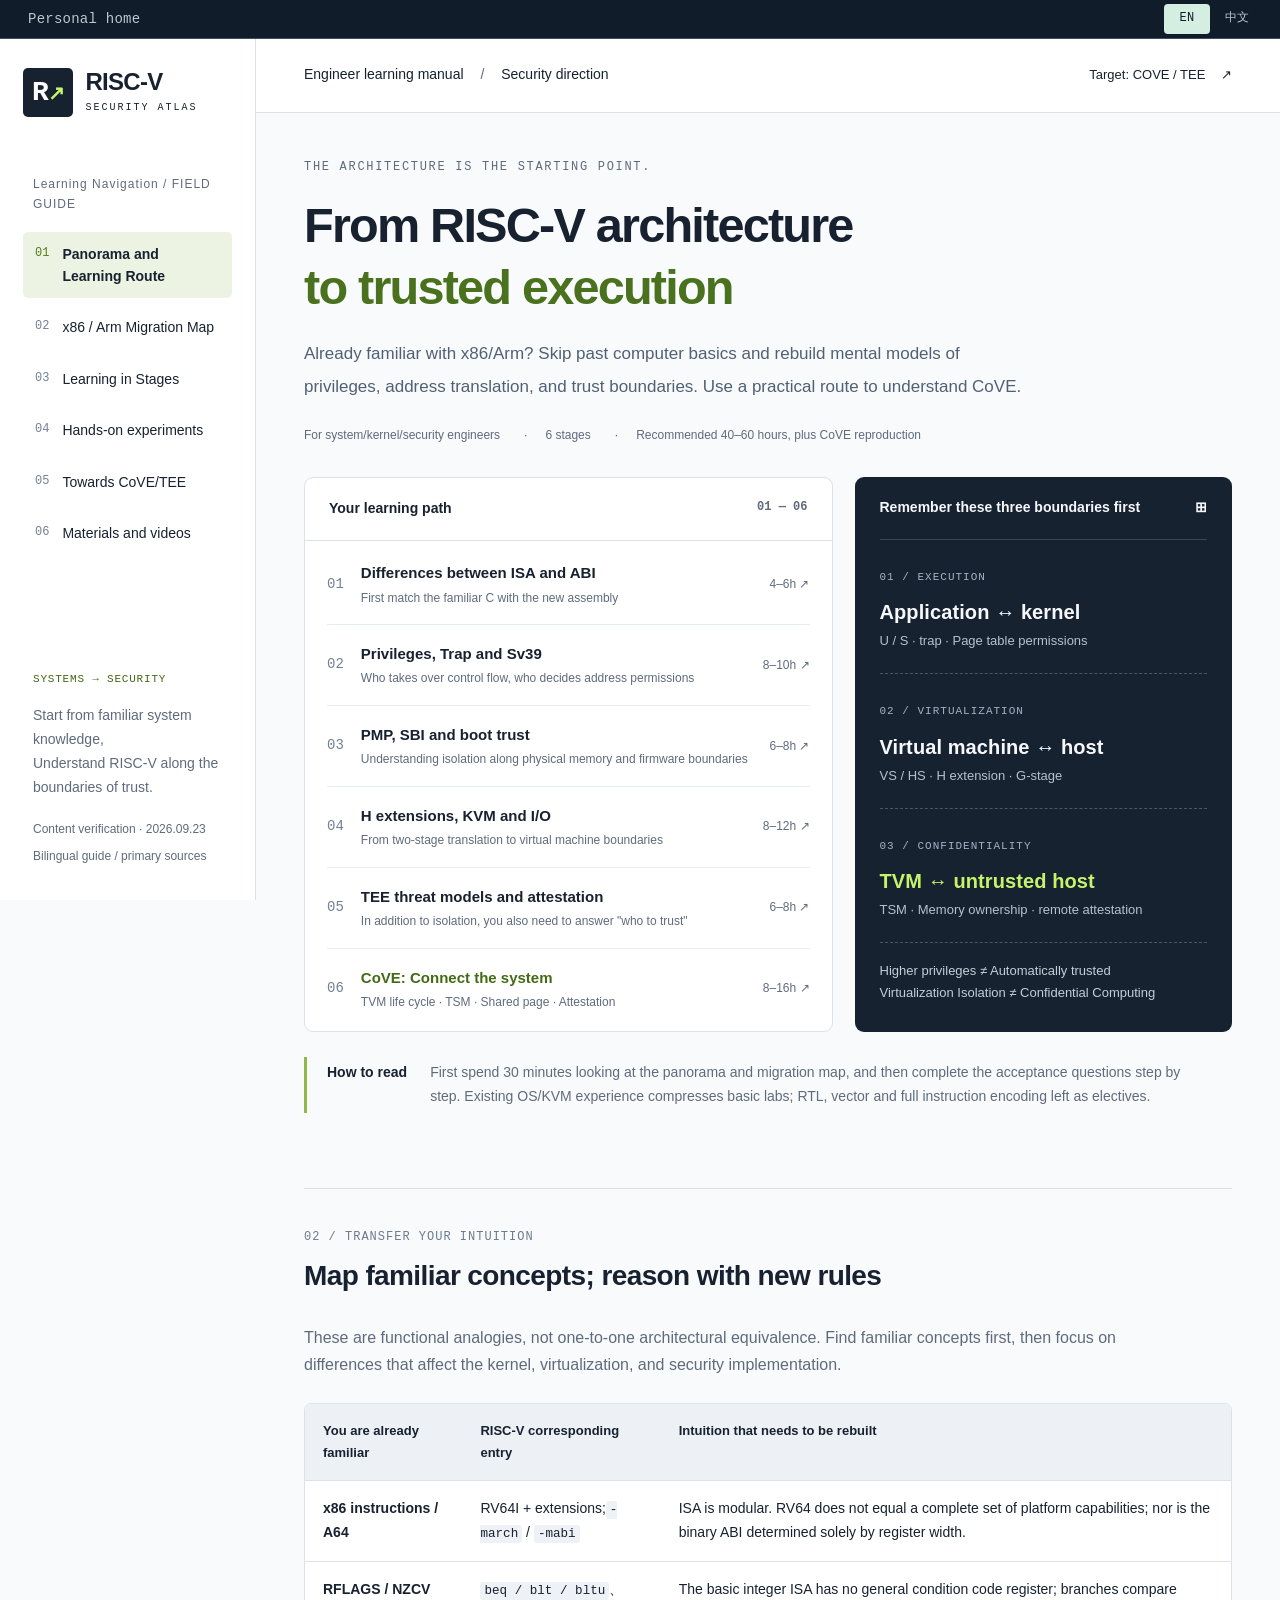
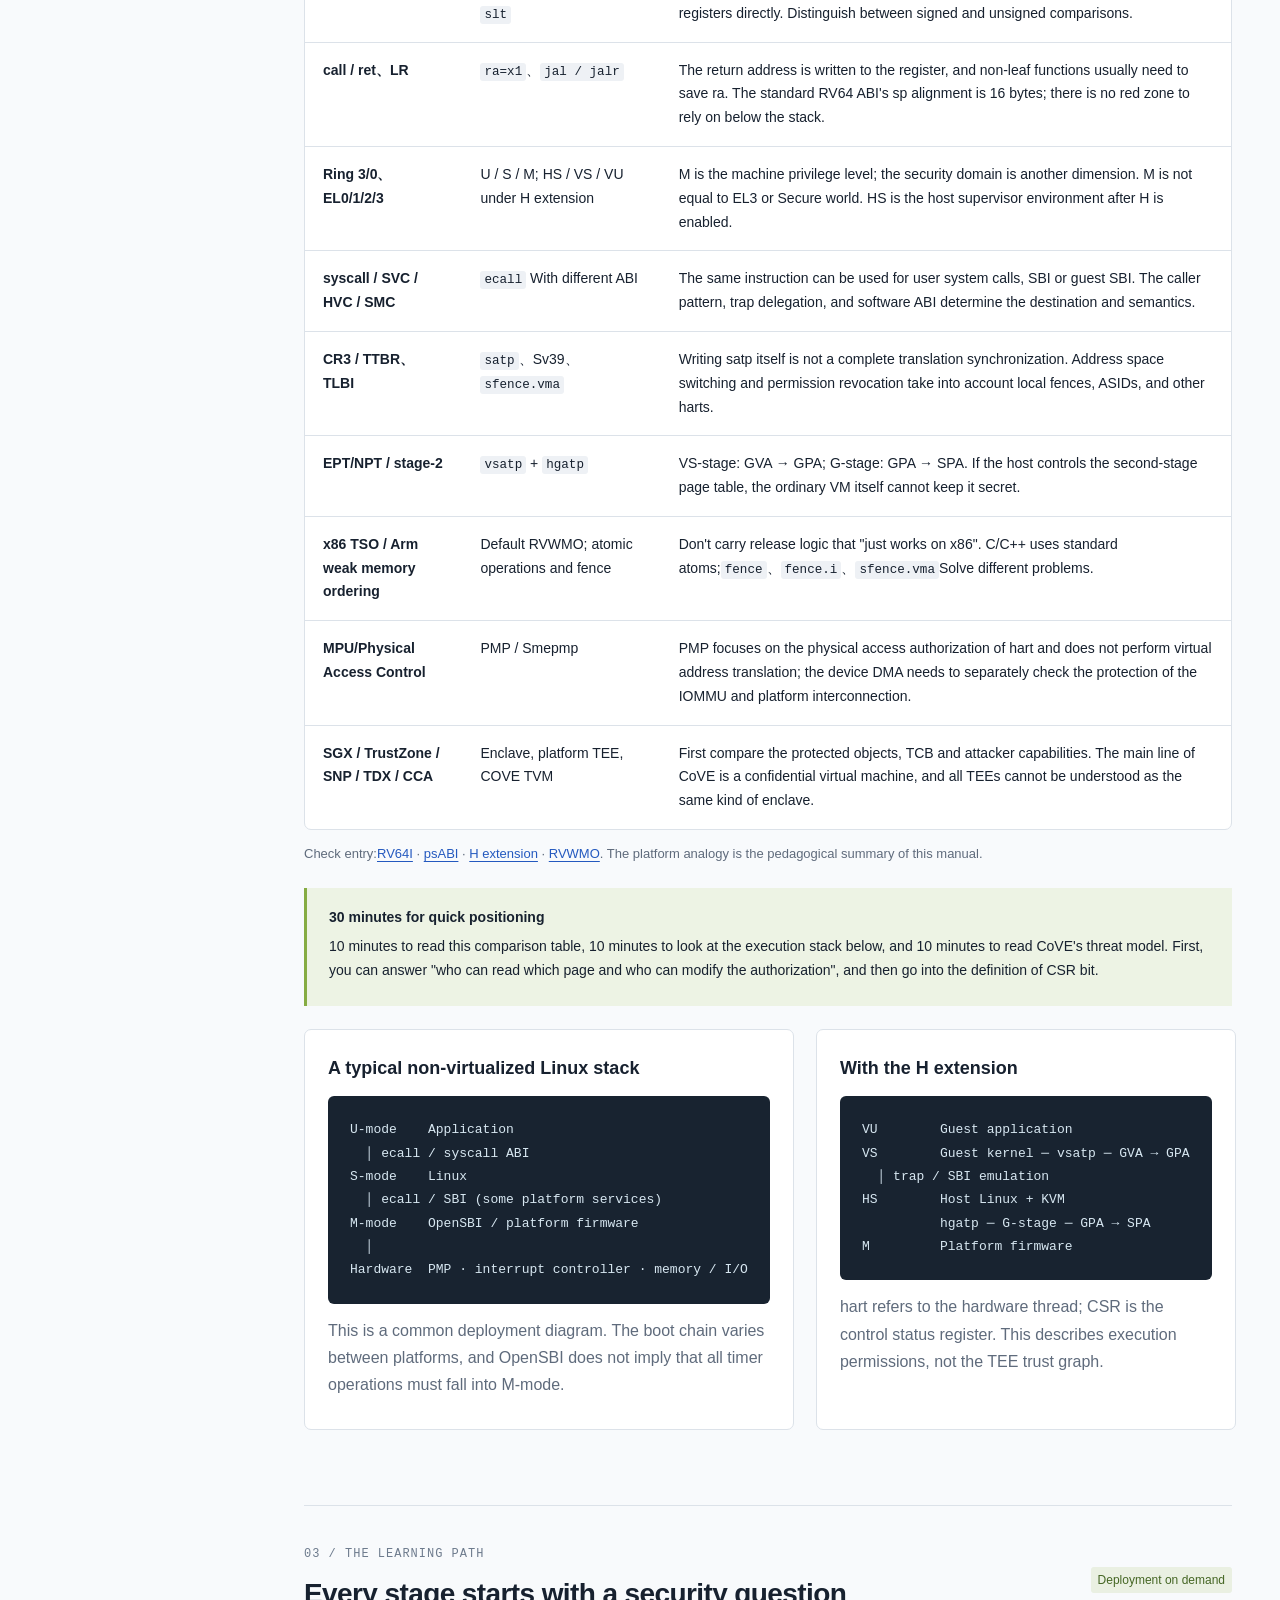
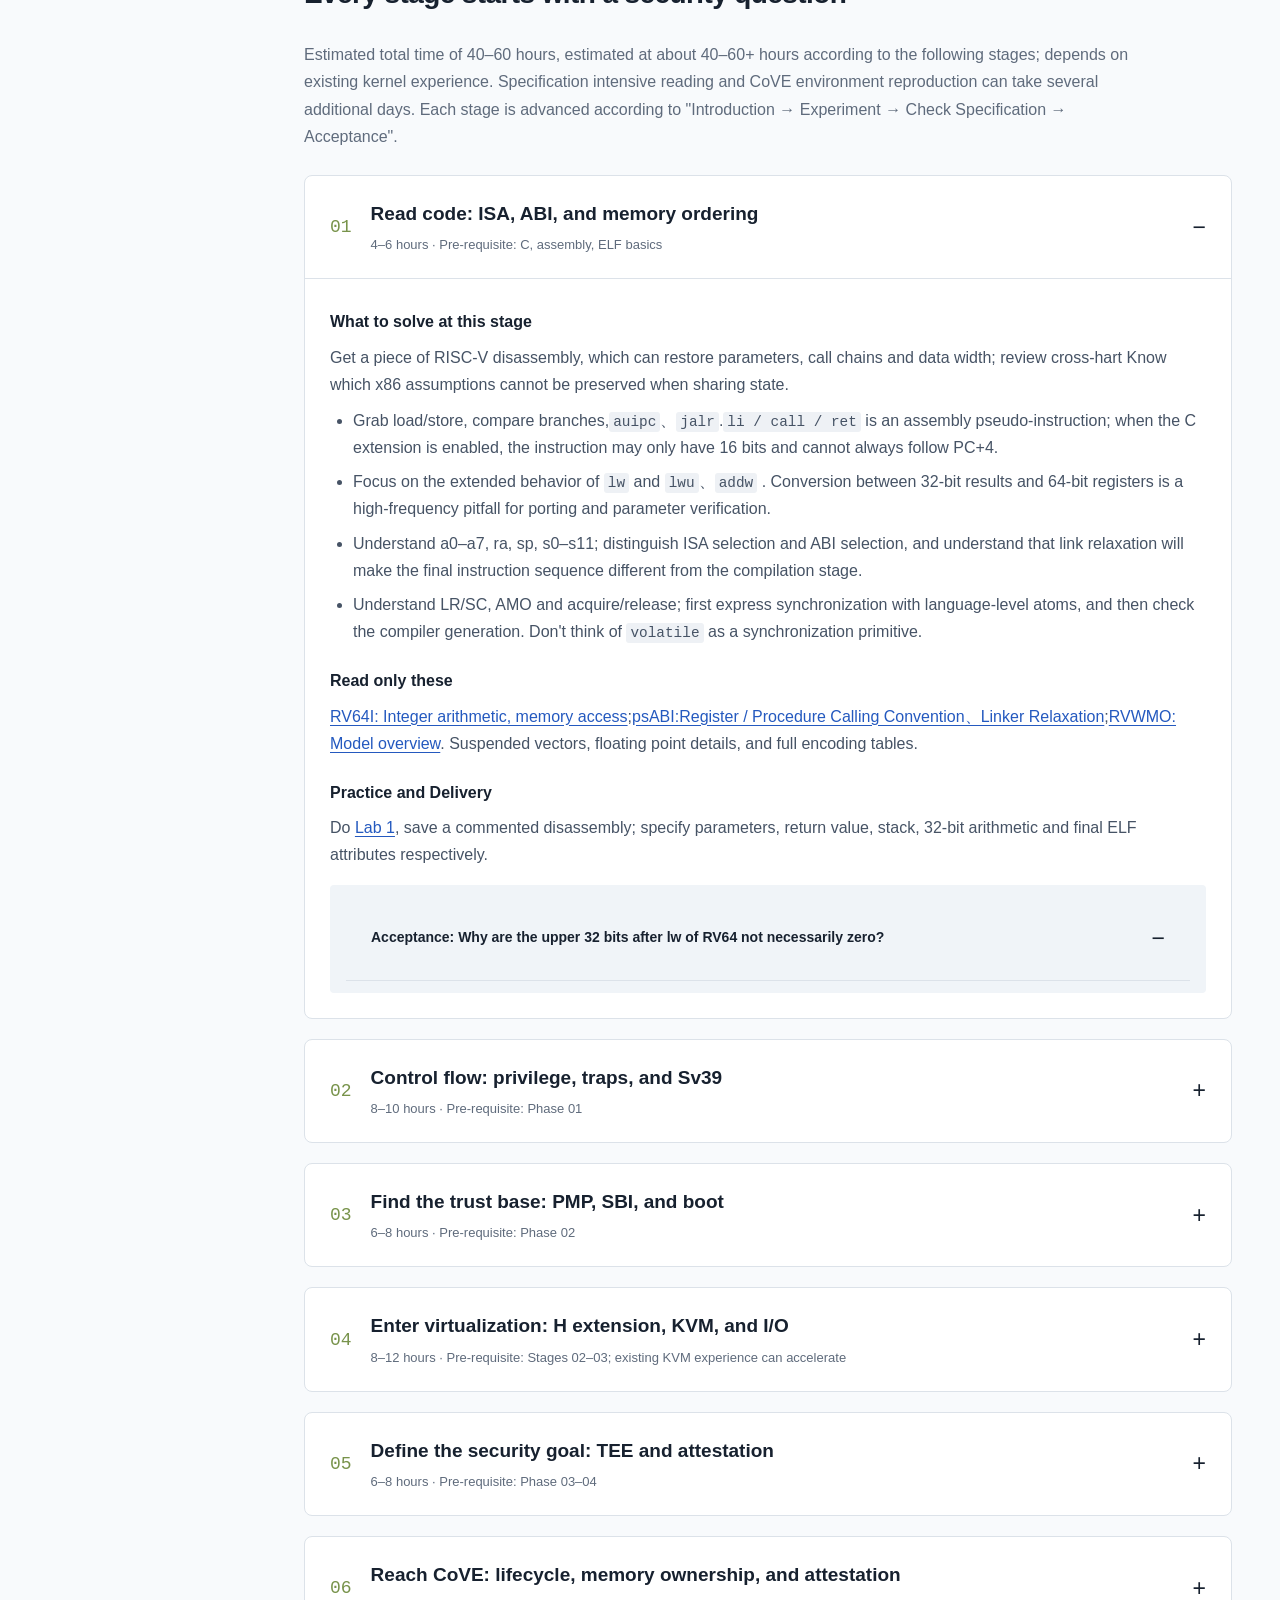
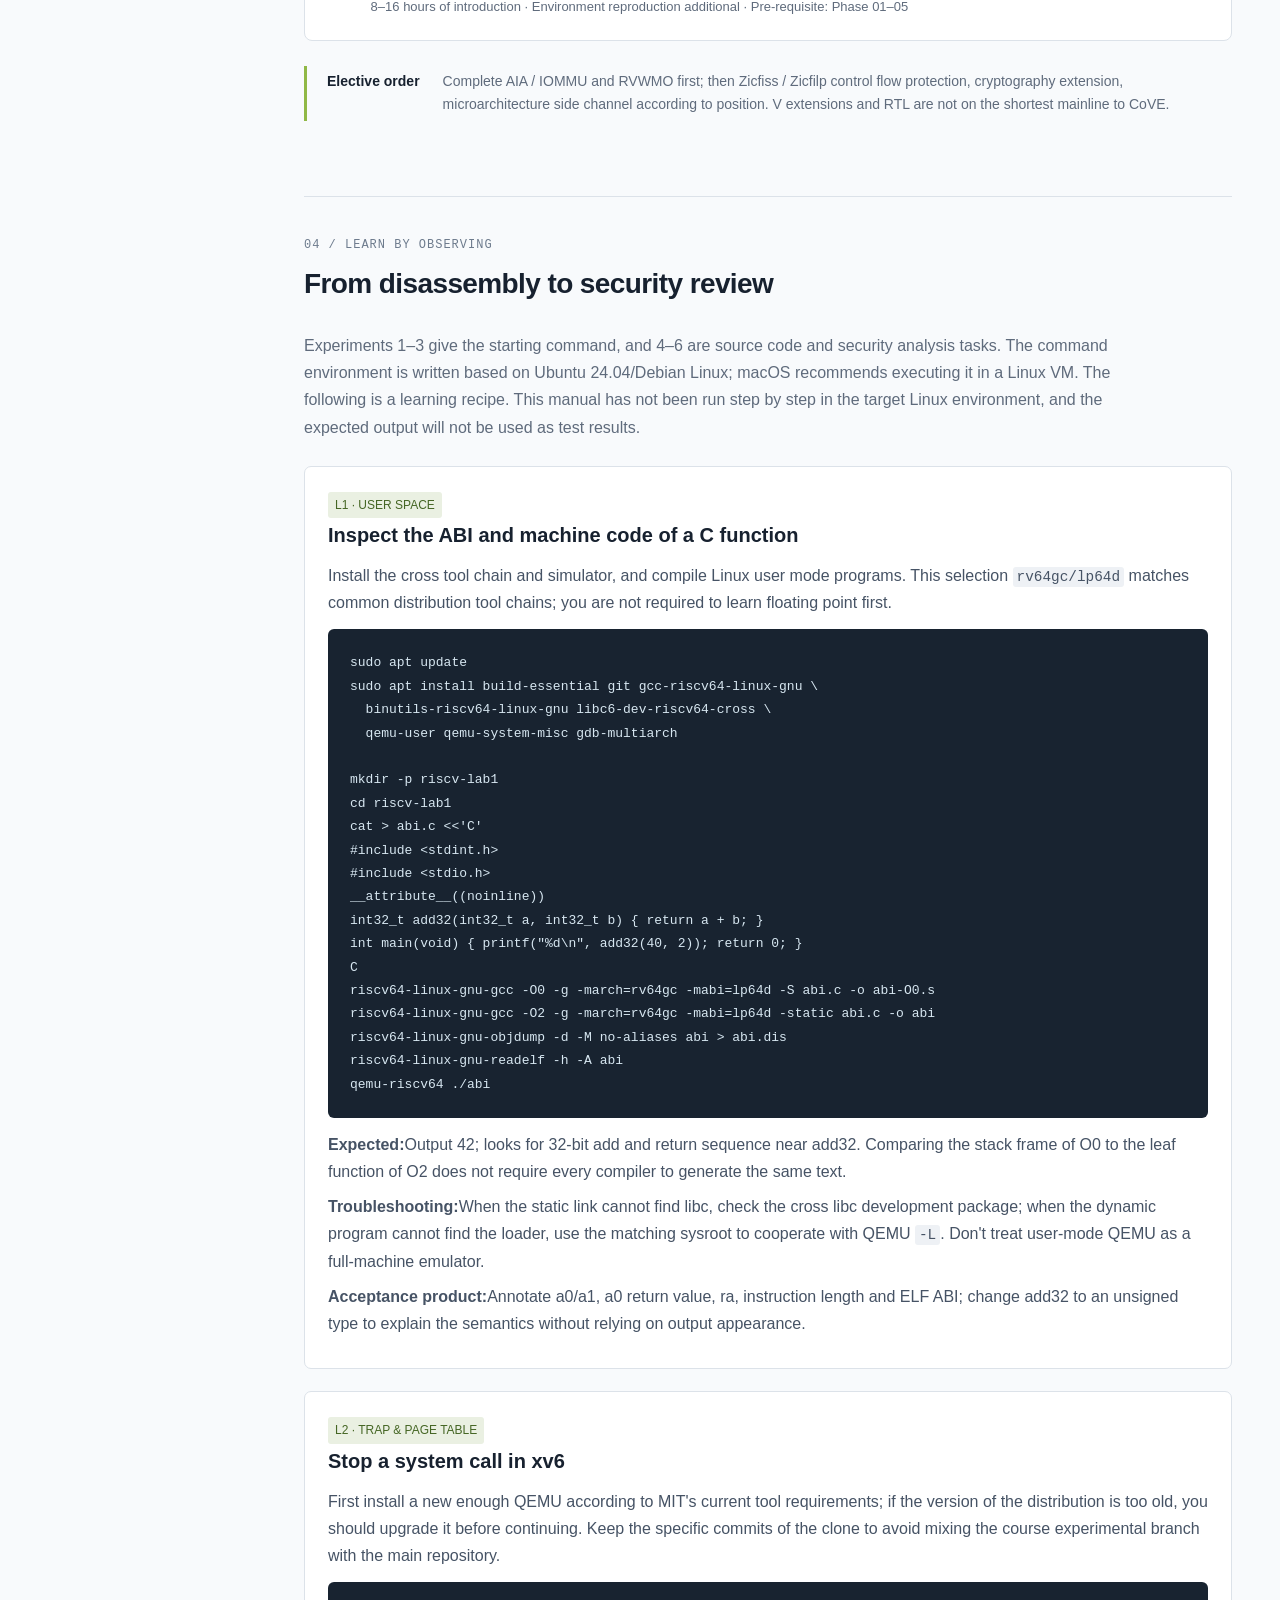
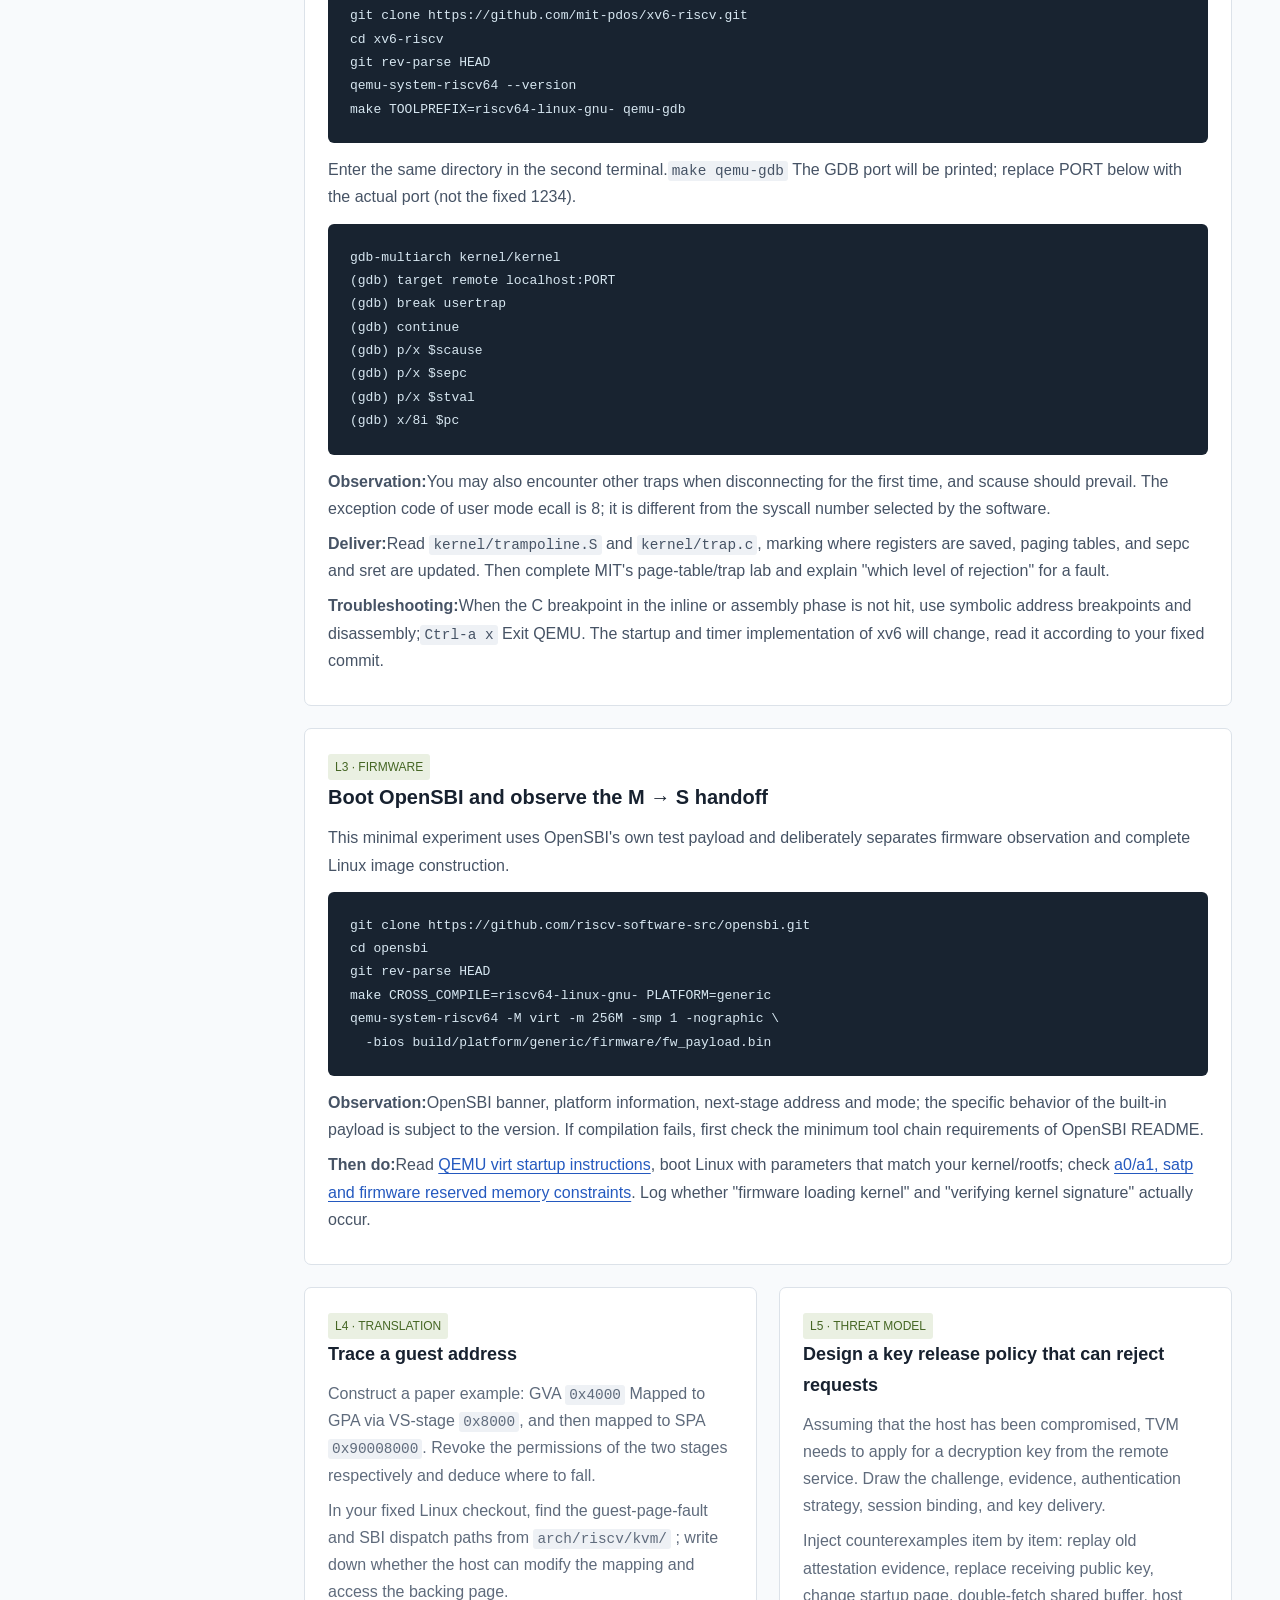
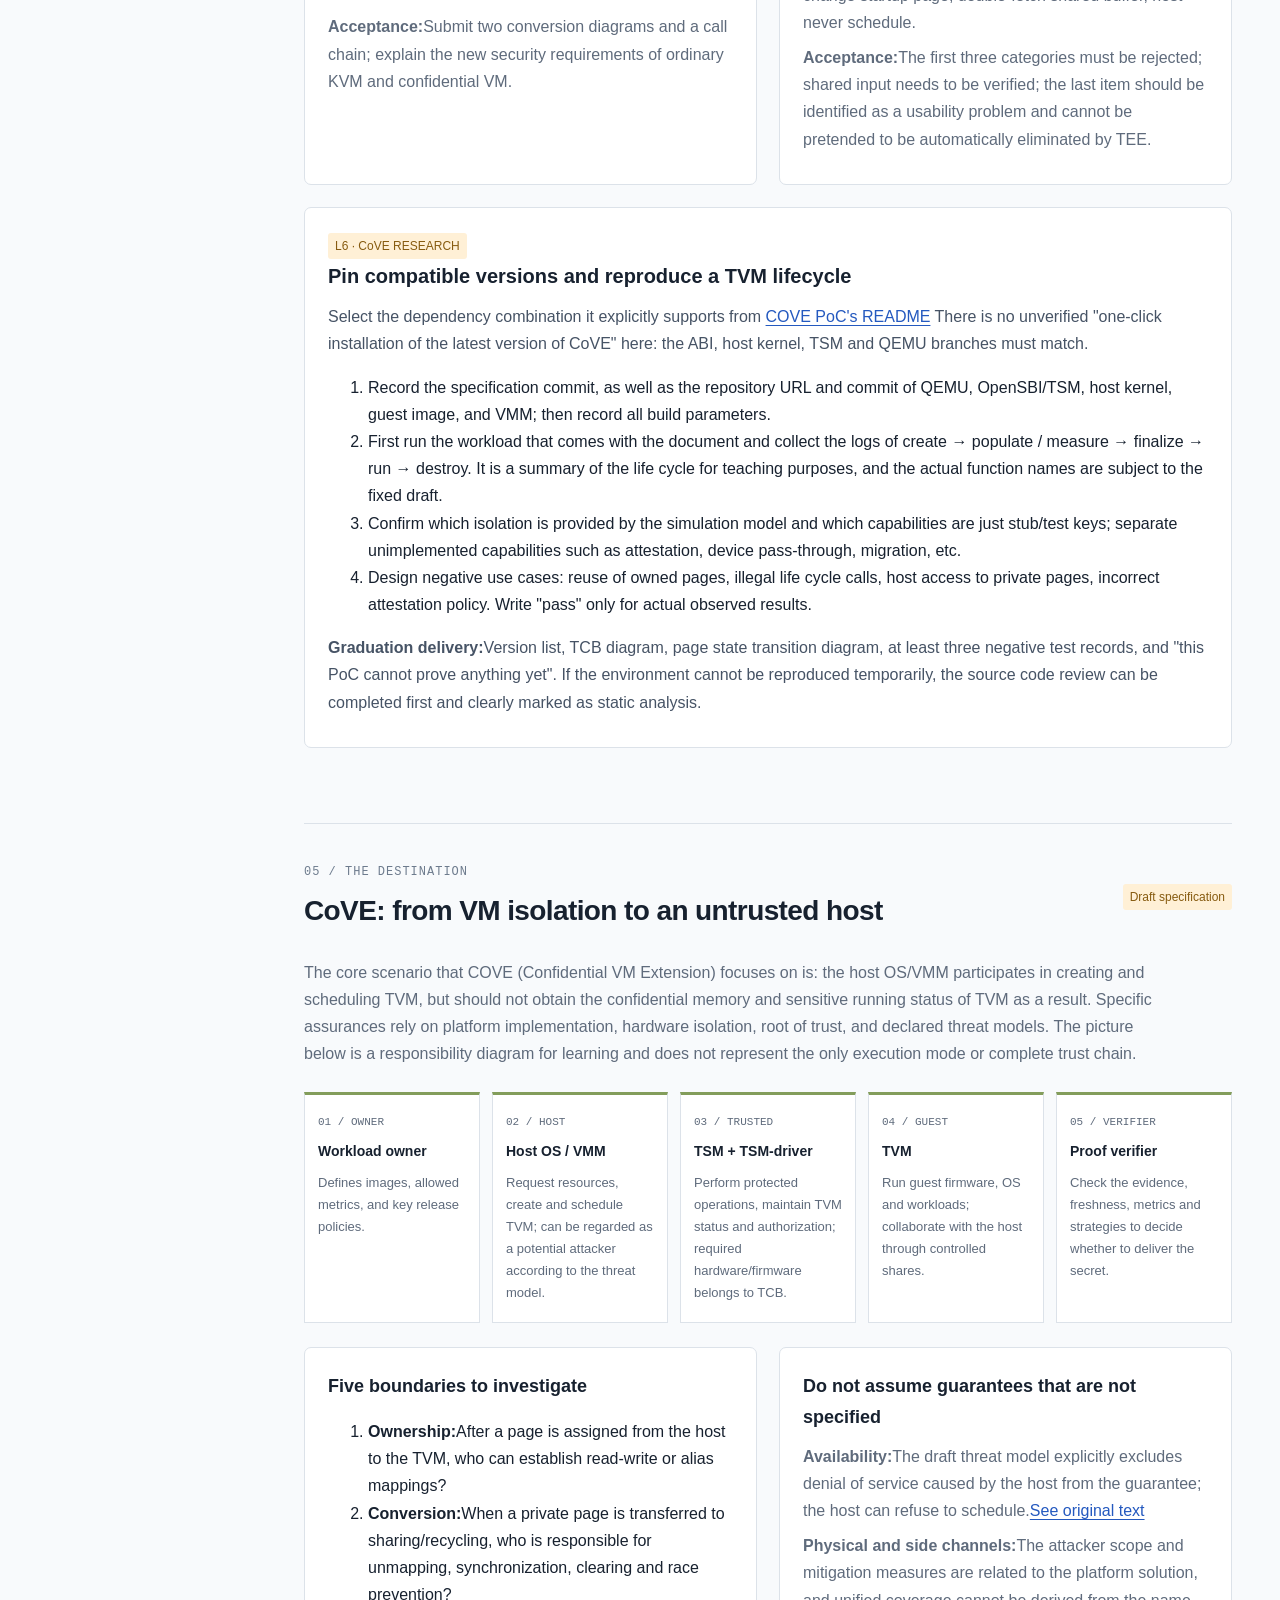
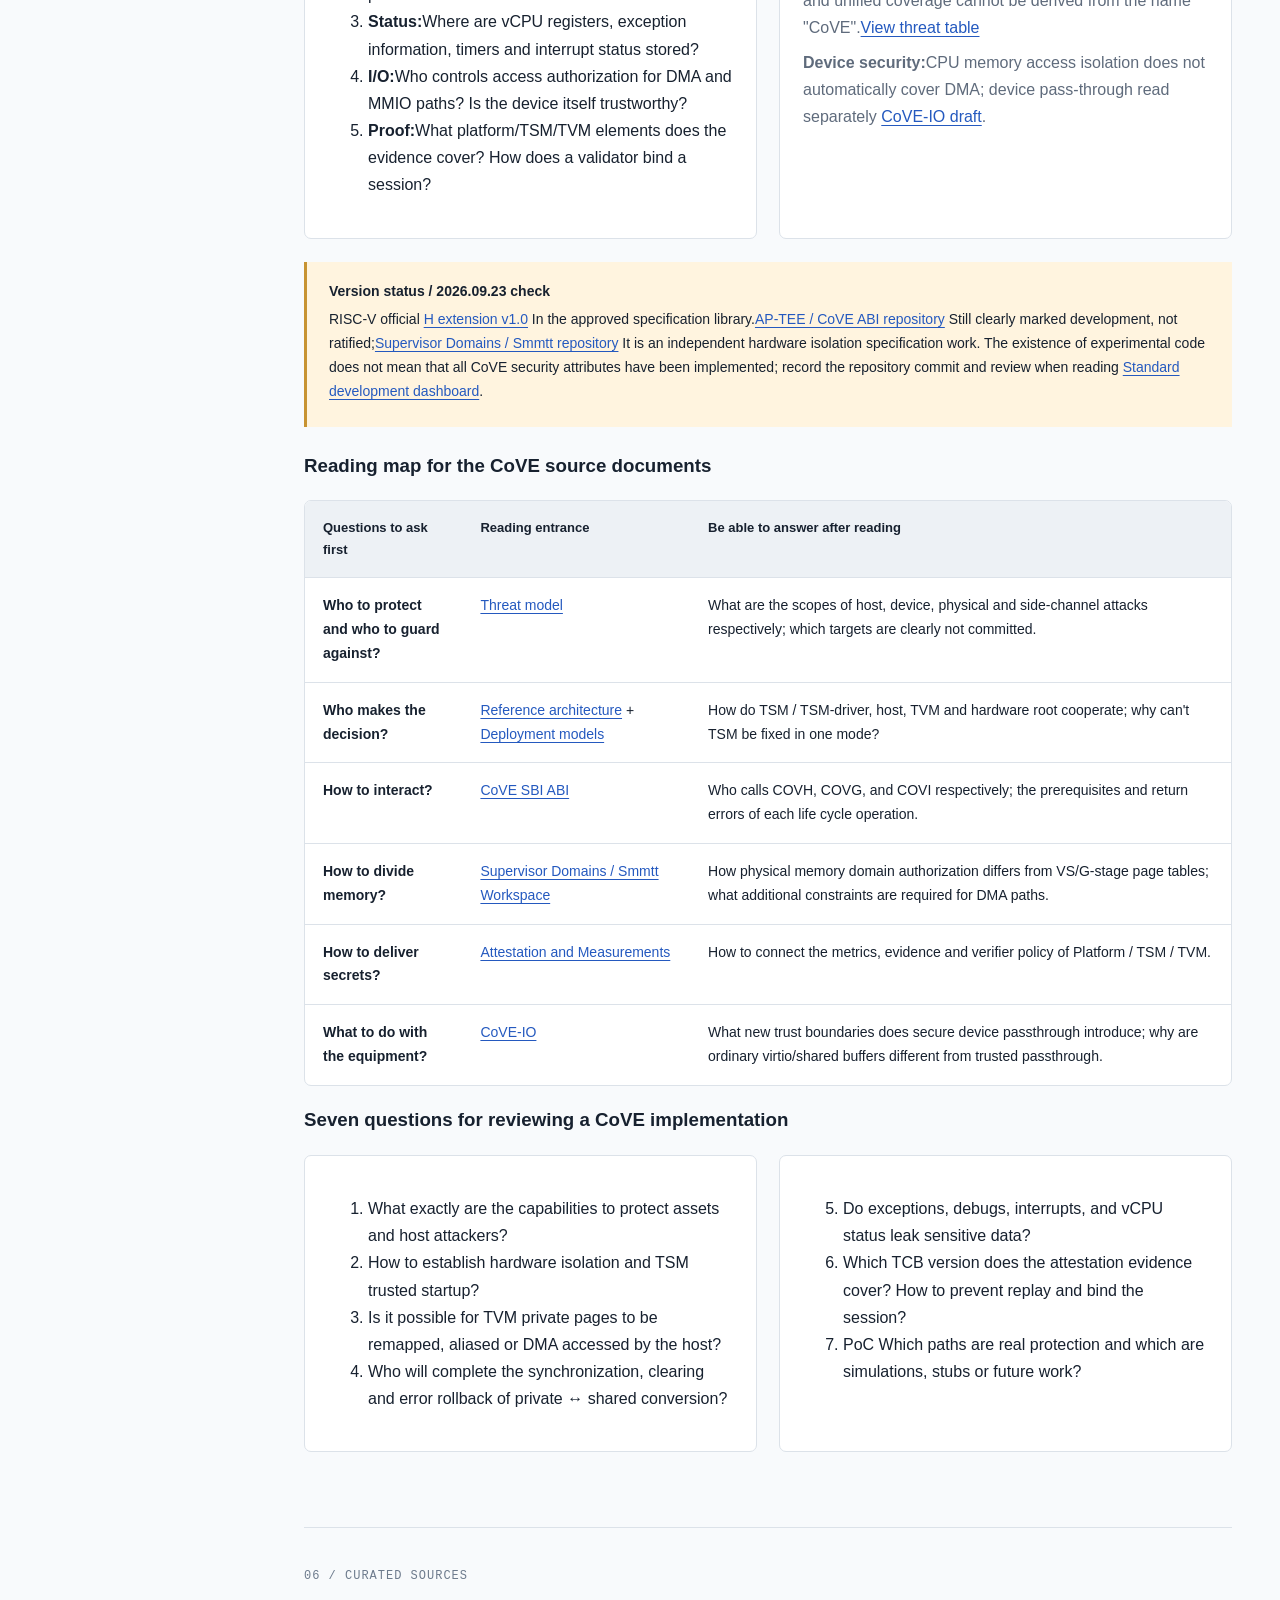
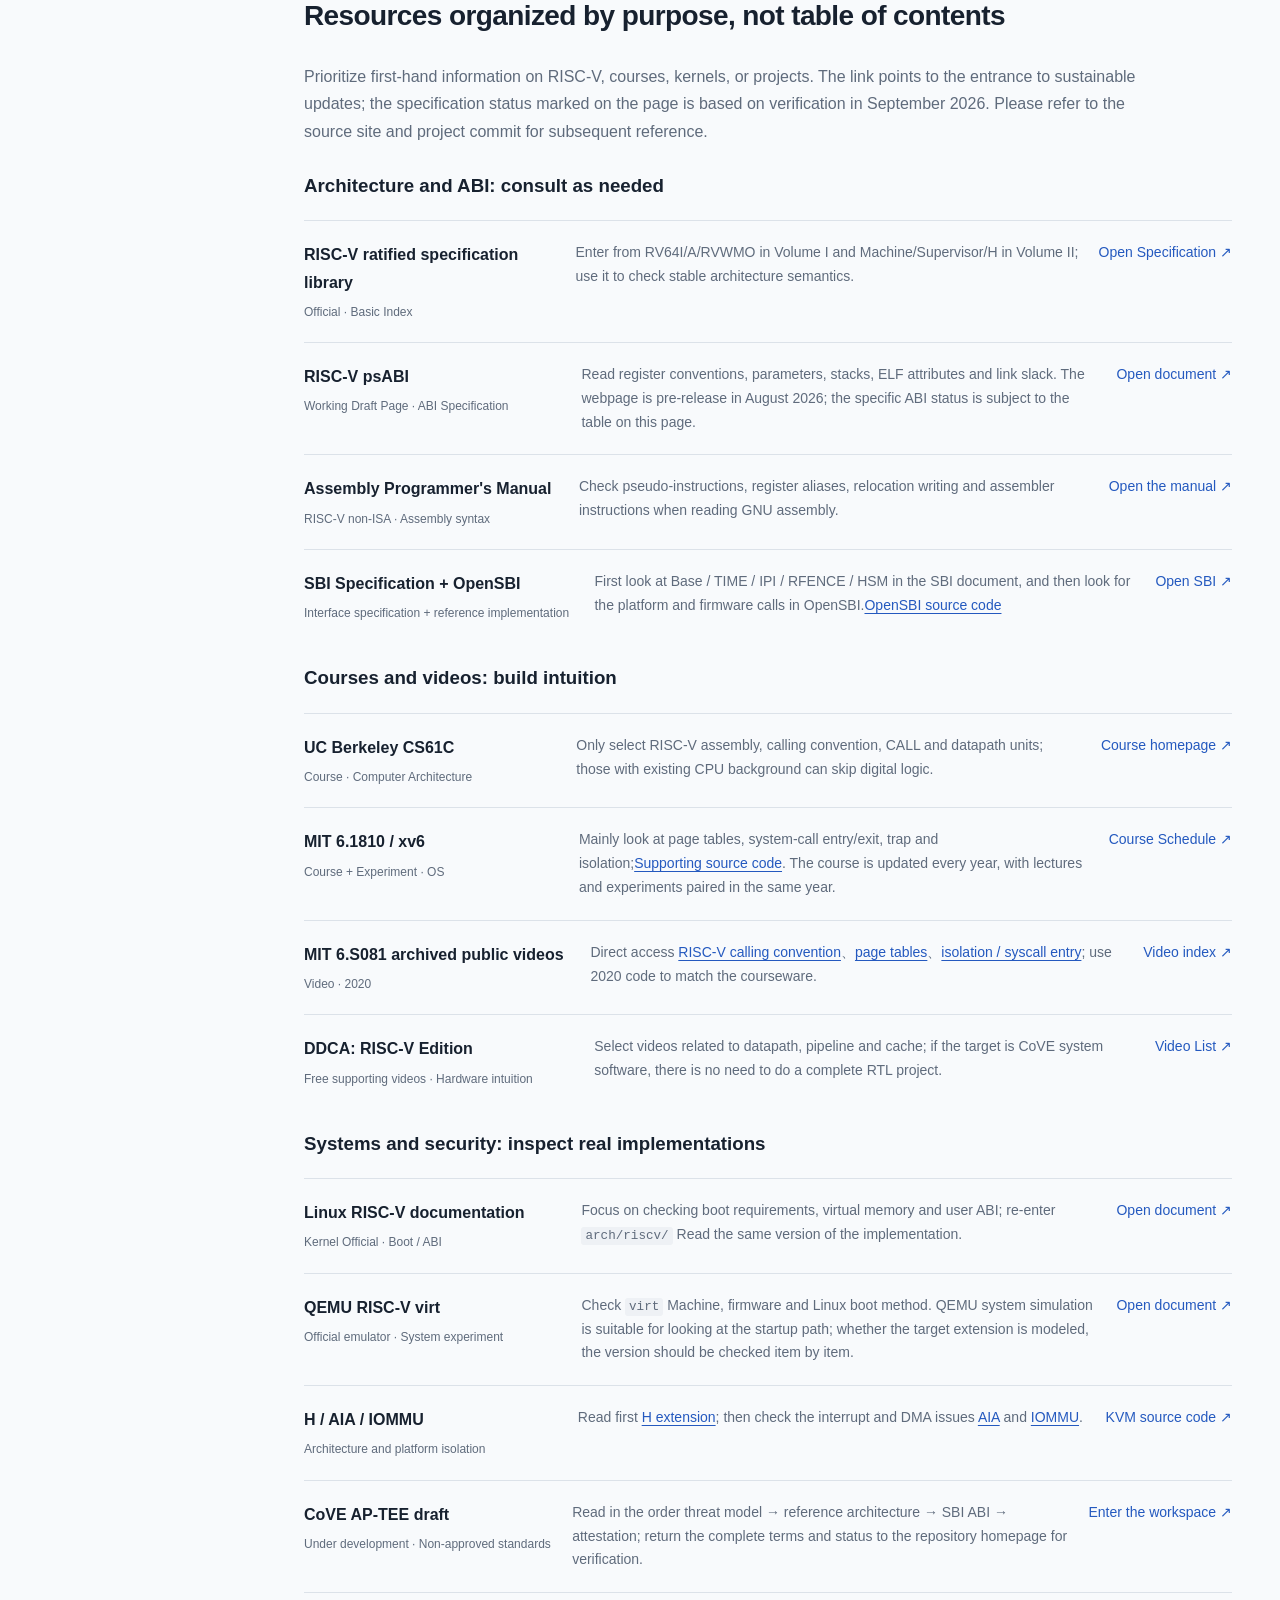
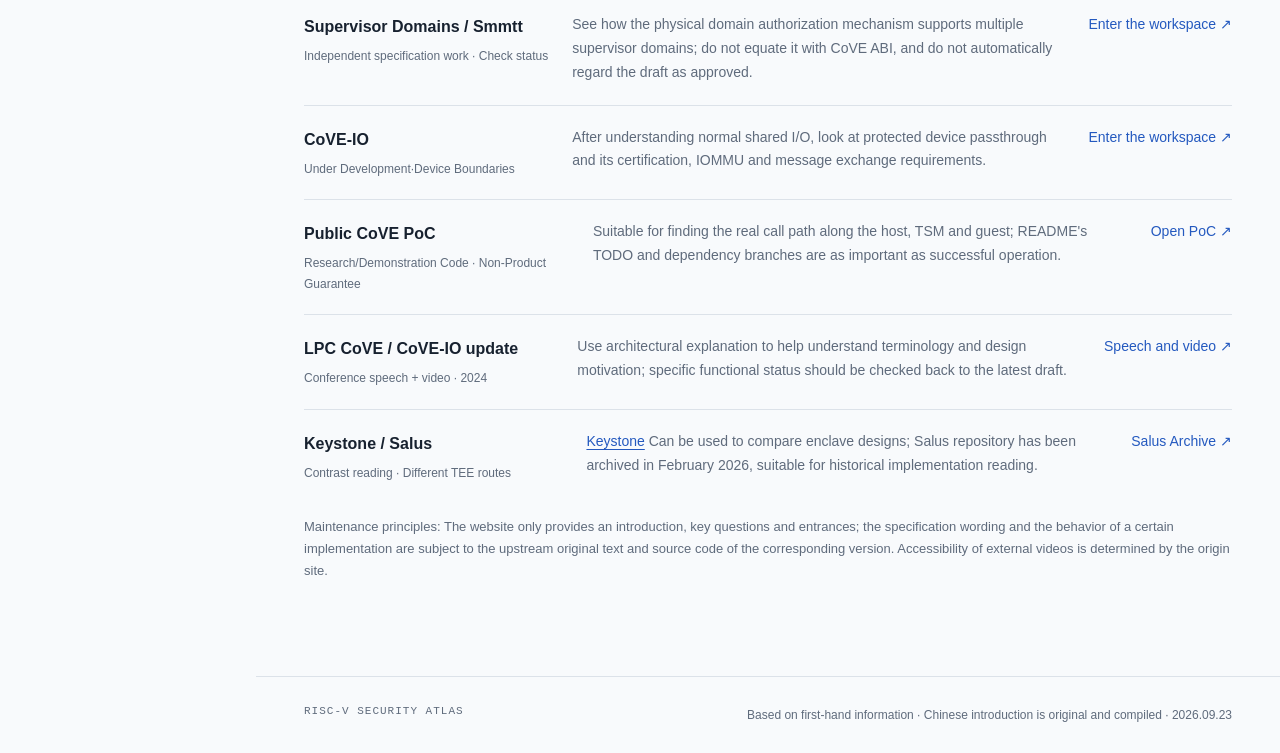
<file: index.html>
<!DOCTYPE html>

<html lang="en"><head><meta charset="utf-8"/><meta content="width=device-width,initial-scale=1" name="viewport"/><title>RISC-V Security Atlas · From Architecture to CoVE</title><meta content="RISC-V security learning route designed for system engineers with x86/Arm experience: architecture migration, privilege isolation, Linux/KVM and CoVE/TEE." name="description"/><link href="data:image/svg+xml,%3Csvg xmlns='http://www.w3.org/2000/svg' viewBox='0 0 32 32'%3E%3Crect width='32' height='32' rx='6' fill='%2318202d'/%3E%3Cpath d='M8 8h9l6 7-6 9H8l7-9z' fill='%23c6f36a'/%3E%3C/svg%3E" rel="icon" type="image/svg+xml"/><link href="style.css" rel="stylesheet"/><script src="language.js"></script><link rel="stylesheet" href="home-navigation.css"></head><body><nav aria-label="Site navigation and language selection" id="atlas-langbar"><a class="atlas-home-link" href="https://shundazhang.github.io/">Personal home</a><a aria-current="page" data-atlas-lang="en" href="index.html">EN</a><a data-atlas-lang="zh" href="index.zh.html">中文</a></nav><a class="skip" href="#main">Skip to text</a><aside><a class="brand" href="#overview"><span class="brandmark">R<span>↗</span></span><div>RISC-V<span>SECURITY ATLAS</span></div></a><div class="nav-label">Learning Navigation / FIELD GUIDE</div><nav><a href="#overview">01 <span>Panorama and Learning Route</span></a><a href="#bridge">02 <span>x86 / Arm Migration Map</span></a><a href="#curriculum">03 <span>Learning in Stages</span></a><a href="#labs">04 <span>Hands-on experiments</span></a><a href="#cove">05 <span>Towards CoVE/TEE</span></a><a href="#library">06 <span>Materials and videos</span></a></nav><div class="aside-note"><span class="pill">SYSTEMS → SECURITY</span><p>Start from familiar system knowledge,<br/>Understand RISC-V along the boundaries of trust.</p><small>Content verification · 2026.09.23<br/>Bilingual guide / primary sources</small></div></aside><div class="page"><header><span>Engineer learning manual <span class="muted">/</span> Security direction</span><a href="#cove">Target: COVE / TEE <span>↗</span></a></header><main id="main"><section id="overview"><div class="eyebrow">THE ARCHITECTURE IS THE STARTING POINT.</div><h1>From RISC-V architecture<br/><span class="accent">to trusted execution</span></h1><p class="lead">Already familiar with x86/Arm? Skip past computer basics and rebuild mental models of privileges, address translation, and trust boundaries. Use a practical route to understand CoVE.</p><div class="meta-row"><span>For system/kernel/security engineers</span><span>6 stages</span><span>Recommended 40–60 hours, plus CoVE reproduction</span></div><div class="overview-grid"><div class="route-panel"><div class="panel-title"><span>Your learning path</span><span class="mono">01 — 06</span></div><ol class="route"><li><a href="#stage-1"><b>01</b><div>Differences between ISA and ABI<span>First match the familiar C with the new assembly</span></div><small>4–6h ↗</small></a></li><li><a href="#stage-2"><b>02</b><div>Privileges, Trap and Sv39<span>Who takes over control flow, who decides address permissions</span></div><small>8–10h ↗</small></a></li><li><a href="#stage-3"><b>03</b><div>PMP, SBI and boot trust<span>Understanding isolation along physical memory and firmware boundaries</span></div><small>6–8h ↗</small></a></li><li><a href="#stage-4"><b>04</b><div>H extensions, KVM and I/O<span>From two-stage translation to virtual machine boundaries</span></div><small>8–12h ↗</small></a></li><li><a href="#stage-5"><b>05</b><div>TEE threat models and attestation<span>In addition to isolation, you also need to answer "who to trust"</span></div><small>6–8h ↗</small></a></li><li class="destination"><a href="#stage-6"><b>06</b><div>CoVE: Connect the system<span>TVM life cycle · TSM · Shared page · Attestation</span></div><small>8–16h ↗</small></a></li></ol></div><div class="boundary-panel"><div class="panel-title"><span>Remember these three boundaries first</span><span>⊞</span></div><div class="boundary"><span>01 / EXECUTION</span><h3>Application ↔ kernel</h3><p>U / S · trap · Page table permissions</p></div><div class="boundary"><span>02 / VIRTUALIZATION</span><h3>Virtual machine ↔ host</h3><p>VS / HS · H extension · G-stage</p></div><div class="boundary last"><span>03 / CONFIDENTIALITY</span><h3>TVM ↔ untrusted host</h3><p>TSM · Memory ownership · remote attestation</p></div><p class="boundary-caption">Higher privileges ≠ Automatically trusted<br/>Virtualization Isolation ≠ Confidential Computing</p></div></div><div class="reading-note"><b>How to read</b><p>First spend 30 minutes looking at the panorama and migration map, and then complete the acceptance questions step by step. Existing OS/KVM experience compresses basic labs; RTL, vector and full instruction encoding left as electives.</p></div></section><section id="bridge"><div class="section-heading"><div><span class="num">02 / TRANSFER YOUR INTUITION</span><h2>Map familiar concepts; reason with new rules</h2></div></div><p class="intro">These are functional analogies, not one-to-one architectural equivalence. Find familiar concepts first, then focus on differences that affect the kernel, virtualization, and security implementation.</p><div class="table-wrap"><table><thead><tr><th>You are already familiar</th><th>RISC-V corresponding entry</th><th>Intuition that needs to be rebuilt</th></tr></thead><tbody>
<tr><td>x86 instructions / A64</td><td>RV64I + extensions;<code>-march</code> / <code>-mabi</code></td><td>ISA is modular. RV64 does not equal a complete set of platform capabilities; nor is the binary ABI determined solely by register width.</td></tr>
<tr><td>RFLAGS / NZCV</td><td><code>beq / blt / bltu</code>、<code>slt</code></td><td>The basic integer ISA has no general condition code register; branches compare registers directly. Distinguish between signed and unsigned comparisons.</td></tr>
<tr><td>call / ret、LR</td><td><code>ra=x1</code>、<code>jal / jalr</code></td><td>The return address is written to the register, and non-leaf functions usually need to save ra. The standard RV64 ABI's sp alignment is 16 bytes; there is no red zone to rely on below the stack.</td></tr>
<tr><td>Ring 3/0、EL0/1/2/3</td><td>U / S / M; HS / VS / VU under H extension</td><td>M is the machine privilege level; the security domain is another dimension. M is not equal to EL3 or Secure world. HS is the host supervisor environment after H is enabled.</td></tr>
<tr><td>syscall / SVC / HVC / SMC</td><td><code>ecall</code> With different ABI</td><td>The same instruction can be used for user system calls, SBI or guest SBI. The caller pattern, trap delegation, and software ABI determine the destination and semantics.</td></tr>
<tr><td>CR3 / TTBR、TLBI</td><td><code>satp</code>、Sv39、<code>sfence.vma</code></td><td>Writing satp itself is not a complete translation synchronization. Address space switching and permission revocation take into account local fences, ASIDs, and other harts.</td></tr>
<tr><td>EPT/NPT / stage-2</td><td><code>vsatp</code> + <code>hgatp</code></td><td>VS-stage: GVA → GPA; G-stage: GPA → SPA. If the host controls the second-stage page table, the ordinary VM itself cannot keep it secret.</td></tr>
<tr><td>x86 TSO / Arm weak memory ordering</td><td>Default RVWMO; atomic operations and fence</td><td>Don't carry release logic that "just works on x86". C/C++ uses standard atoms;<code>fence</code>、<code>fence.i</code>、<code>sfence.vma</code>Solve different problems.</td></tr>
<tr><td>MPU/Physical Access Control</td><td>PMP / Smepmp</td><td>PMP focuses on the physical access authorization of hart and does not perform virtual address translation; the device DMA needs to separately check the protection of the IOMMU and platform interconnection.</td></tr>
<tr><td>SGX / TrustZone / SNP / TDX / CCA</td><td>Enclave, platform TEE, COVE TVM</td><td>First compare the protected objects, TCB and attacker capabilities. The main line of CoVE is a confidential virtual machine, and all TEEs cannot be understood as the same kind of enclave.</td></tr>
</tbody></table></div><p class="source-note">Check entry:<a class="inline-link" href="https://docs.riscv.org/reference/isa/v20260120/unpriv/rv64.html" rel="noopener noreferrer" target="_blank">RV64I</a> · <a class="inline-link" href="https://riscv-non-isa.github.io/riscv-elf-psabi-doc/" rel="noopener noreferrer" target="_blank">psABI</a> · <a class="inline-link" href="https://docs.riscv.org/reference/isa/v20260120/priv/hypervisor.html" rel="noopener noreferrer" target="_blank">H extension</a> · <a class="inline-link" href="https://docs.riscv.org/reference/isa/v20260120/unpriv/rvwmo.html" rel="noopener noreferrer" target="_blank">RVWMO</a>. The platform analogy is the pedagogical summary of this manual.</p>
<div class="callout"><b>30 minutes for quick positioning</b><p>10 minutes to read this comparison table, 10 minutes to look at the execution stack below, and 10 minutes to read CoVE's threat model. First, you can answer "who can read which page and who can modify the authorization", and then go into the definition of CSR bit.</p></div>
<div class="two-col"><div class="mini-card"><h3>A typical non-virtualized Linux stack</h3><pre><code>U-mode    Application
  │ ecall / syscall ABI
S-mode    Linux
  │ ecall / SBI (some platform services)
M-mode    OpenSBI / platform firmware
  │
Hardware  PMP · interrupt controller · memory / I/O</code></pre><p>This is a common deployment diagram. The boot chain varies between platforms, and OpenSBI does not imply that all timer operations must fall into M-mode.</p></div><div class="mini-card"><h3>With the H extension</h3><pre><code>VU        Guest application
VS        Guest kernel ─ vsatp ─ GVA → GPA
  │ trap / SBI emulation
HS        Host Linux + KVM
          hgatp ─ G-stage ─ GPA → SPA
M         Platform firmware</code></pre><p>hart refers to the hardware thread; CSR is the control status register. This describes execution permissions, not the TEE trust graph.</p></div></div></section>
<section id="curriculum"><div class="section-heading"><div><span class="num">03 / THE LEARNING PATH</span><h2>Every stage starts with a security question</h2></div><span class="tag">Deployment on demand</span></div><p class="intro">Estimated total time of 40–60 hours, estimated at about 40–60+ hours according to the following stages; depends on existing kernel experience. Specification intensive reading and CoVE environment reproduction can take several additional days. Each stage is advanced according to "Introduction → Experiment → Check Specification → Acceptance".</p>
<details class="lesson" id="stage-1" open=""><summary><span class="lesson-num">01</span><div><h3>Read code: ISA, ABI, and memory ordering</h3><p>4–6 hours · Pre-requisite: C, assembly, ELF basics</p></div></summary><div class="lesson-body"><h4>What to solve at this stage</h4><p>Get a piece of RISC-V disassembly, which can restore parameters, call chains and data width; review cross-hart Know which x86 assumptions cannot be preserved when sharing state.</p><ul><li>Grab load/store, compare branches,<code>auipc</code>、<code>jalr</code>.<code>li / call / ret</code> is an assembly pseudo-instruction; when the C extension is enabled, the instruction may only have 16 bits and cannot always follow PC+4.</li><li>Focus on the extended behavior of <code>lw</code> and <code>lwu</code>、<code>addw</code> . Conversion between 32-bit results and 64-bit registers is a high-frequency pitfall for porting and parameter verification.</li><li>Understand a0–a7, ra, sp, s0–s11; distinguish ISA selection and ABI selection, and understand that link relaxation will make the final instruction sequence different from the compilation stage.</li><li>Understand LR/SC, AMO and acquire/release; first express synchronization with language-level atoms, and then check the compiler generation. Don't think of <code>volatile</code> as a synchronization primitive.</li></ul><h4>Read only these</h4><p><a href="https://docs.riscv.org/reference/isa/v20260120/unpriv/rv64.html" rel="noopener noreferrer" target="_blank">RV64I: Integer arithmetic, memory access</a>;<a href="https://riscv-non-isa.github.io/riscv-elf-psabi-doc/" rel="noopener noreferrer" target="_blank">psABI:Register / Procedure Calling Convention、Linker Relaxation</a>;<a href="https://docs.riscv.org/reference/isa/v20260120/unpriv/rvwmo.html" rel="noopener noreferrer" target="_blank">RVWMO: Model overview</a>. Suspended vectors, floating point details, and full encoding tables.</p><h4>Practice and Delivery</h4><p>Do <a href="#lab-1">Lab 1</a>, save a commented disassembly; specify parameters, return value, stack, 32-bit arithmetic and final ELF attributes respectively.</p><details class="answer"><summary>Acceptance: Why are the upper 32 bits after lw of RV64 not necessarily zero?</summary><p>lw sign-extends 32-bit values ​​to XLEN; lwu is zero-extended. Then explain why the function return value must be combined with the type and ABI, rather than just relying on a certain load inference.</p></details></div></details>
<details class="lesson" id="stage-2"><summary><span class="lesson-num">02</span><div><h3>Control flow: privilege, traps, and Sv39</h3><p>8–10 hours · Pre-requisite: Phase 01</p></div></summary><div class="lesson-body"><h4>What to solve at this stage</h4><p>After applying unauthorized access, at which layer does the hardware deny it, to whom does the control flow go, and what is restored on return?</p><ul><li>Divide traps into synchronous exceptions and asynchronous interrupts. Track <code>stvec / sepc / scause / stval / sstatus</code>; use <code>medeleg / mideleg</code> Understand delegation and cannot assume that all ecalls arrive at M first.</li><li>The hardware will not save the complete general-purpose register set, cut the kernel stack, and replace the page table for the software. Use xv6's trampoline to match these steps one by one.</li><li>Typical 4 KiB page for Sv39: virtual address split into 9/9/9/12 bits; three-layer PTE. Check V/R/W/X/U/A/D, leaf items, and superpage; invalid encoding and permission errors also participate in failure determination.</li><li>Distinguish between page fault and access fault; the former is mostly related to address translation/page table permissions, while the latter can come from physical access authorization or platform access failure. The permission impact of SUM/MXR should also be checked separately.</li></ul><h4>Read only these</h4><p><a href="https://docs.riscv.org/reference/isa/v20260120/priv/supervisor.html" rel="noopener noreferrer" target="_blank">Supervisor:trap CSR、satp、Sv39、SFENCE.VMA</a>;<a href="https://pdos.csail.mit.edu/6.828/2025/schedule.html" rel="noopener noreferrer" target="_blank">MIT 6.1810:Page tables、System call entry/exit、Traps lab</a>. xv6 only captures <code>trampoline.S → trap.c → syscall.c</code> and <code>vm.c</code>.</p><h4>Practice and Delivery</h4><p>Do <a href="#lab-2">Experiment 2</a>, draws a U → S → U path, and indicates who is responsible for each step; then track a guard-page fault and record the cause and fault address.</p><details class="answer"><summary>Acceptance: After changing the PTE, why not immediately assume that all CPUs have lost access?</summary><p>The PTE in memory is not the translation status of all harts that have taken effect. It is necessary to perform local translation synchronization according to the address space and concurrency protocol, and coordinate the shootdown of remote hart. Quarantine revocation must be completed based on the actual invalidation of the old access capability.</p></details></div></details>
<details class="lesson" id="stage-3"><summary><span class="lesson-num">03</span><div><h3>Find the trust base: PMP, SBI, and boot</h3><p>6–8 hours · Pre-requisite: Phase 02</p></div></summary><div class="lesson-body"><h4>What to solve at this stage</h4><p>If Linux is compromised, how does the firmware protect its code and data? What's missing between "can start" and "trusted start"?</p><ul><li>PMP uses physical address ranges and R/W/X for access checks. First understand TOR / NAPOT, match priority, lock bit and the rules when there is no match, and then look at Smepmp’s enhancement of M-mode constraints.</li><li>Don't generalize the default behavior of standard PMP's M-mode as "bypass forever" or "all restricted"; locking, effective privileges, MPRV and Smepmp will all change the judgment.</li><li>SBI is the interface specification and OpenSBI is the implementation. First understand the capability detection of Base extension, and then look at TIME, IPI, RFENCE, and HSM; do not guess the available extensions based on the CPU name.</li><li>Split the startup chain into loading, signature verification, measurement and runtime isolation. Firmware reserved memory should be consistent with the memory description used by Linux; DT's no-map convention is not equivalent to hardware access control.</li></ul><h4>Read only these</h4><p><a href="https://docs.riscv.org/reference/isa/v20260120/priv/machine.html" rel="noopener noreferrer" target="_blank">Machine:Physical Memory Protection</a>;<a href="https://docs.riscv.org/reference/isa/v20260120/priv/smepmp.html" rel="noopener noreferrer" target="_blank">Smepmp</a>;<a href="https://github.com/riscv-non-isa/riscv-sbi-doc" rel="noopener noreferrer" target="_blank">SBI</a>;<a href="https://github.com/riscv-software-src/opensbi" rel="noopener noreferrer" target="_blank">OpenSBI</a>;<a href="https://docs.kernel.org/arch/riscv/boot.html" rel="noopener noreferrer" target="_blank">Linux boot requirements</a>.</p><h4>Practice and Delivery</h4><p>Do <a href="#lab-3">Experiment 3</a>. Record the firmware version, next-stage mode, and memory range; list the M/S/U read, write, and execute permissions for each PMP area on paper. Do not use the sentence "high privileges and trusted" instead of proof.</p><details class="answer"><summary>Acceptance: Once the CPU's PMP is configured, can the device DMA not be able to read secrets?</summary><p>No conclusion can be drawn based on this. PMP is a hart-side mechanism; you must confirm whether the IOMMU, interconnection firewall, device authorization, and firmware configuration on the DMA path form complete access control.</p></details></div></details>
<details class="lesson" id="stage-4"><summary><span class="lesson-num">04</span><div><h3>Enter virtualization: H extension, KVM, and I/O</h3><p>8–12 hours · Pre-requisite: Stages 02–03; existing KVM experience can accelerate</p></div></summary><div class="lesson-body"><h4>What to solve at this stage</h4><p>Isolated trust host for common VMs. To further protect VMs from malicious hosts, you must first understand the capabilities of the host.</p><ul><li>Place VS/VU and HS in the correct location; understand <code>hstatus</code>, virtualization CSR, and how guest traps enter the host.</li><li>Draw GVA → GPA → SPA two-stage path; do not mix vsatp and hgatp address spaces. Synchronization objects distinguished by specification <code>HFENCE.VVMA</code> and <code>HFENCE.GVMA</code> .</li><li>Tracking vCPU entry/exit, SBI emulation and two-stage page faults in Linux <code>arch/riscv/kvm/</code> . Reading the actual checkout, the file split will change from version to version.</li><li>AIA/IMSIC helps understand interrupt virtualization; IOMMU handles device access paths. Neither can deduce complete confidential computing guarantees from "enablement" alone.</li></ul><h4>Read only these</h4><p><a href="https://docs.riscv.org/reference/isa/v20260120/priv/hypervisor.html" rel="noopener noreferrer" target="_blank">H extensions: CSR, two-stage translation, traps</a>;<a href="https://github.com/torvalds/linux/tree/master/arch/riscv/kvm" rel="noopener noreferrer" target="_blank">Linux RISC-V KVM source code</a>;<a href="https://github.com/riscv/riscv-aia" rel="noopener noreferrer" target="_blank">AIA</a>;<a href="https://github.com/riscv-non-isa/riscv-iommu" rel="noopener noreferrer" target="_blank">IOMMU</a>. Just read the overview and programming model first.</p><h4>Practice and Delivery</h4><p>Complete <a href="#lab-4">Translation and source code tracking of Experiment 4</a>. There is a RISC-V environment that supports H before KVM startup; using QEMU TCG to run RISC-V on x86/Arm does not mean cross-architecture KVM acceleration.</p><details class="answer"><summary>Acceptance: If the Guest page table prohibits host access, can a confidential VM be implemented?</summary><p>Guest page table constrains the translation of the guest itself. Ordinary hosts still manage guest physical memory and two-stage mapping; COVE requires trusted components and platform isolation mechanisms to restrict access to TVM by untrusted hosts.</p></details></div></details>
<details class="lesson" id="stage-5"><summary><span class="lesson-num">05</span><div><h3>Define the security goal: TEE and attestation</h3><p>6–8 hours · Pre-requisite: Phase 03–04</p></div></summary><div class="lesson-body"><h4>What to solve at this stage</h4><p>"Trusted" is relative to assets, attackers, and assumptions. Who is the remote workload owner to hand over secrets to this machine?</p><ul><li>Assets include private memory, register status, keys and initial metrics; attack surfaces include hosts, devices, shared buffers, exception inputs and debugging interfaces.</li><li>List TCB (Trusted Computing Base) as a specific component. The hardware root, M-mode firmware, TSM and guest internal trusted code will not disappear just because the host moves out of the TCB.</li><li>Distinguish between secure boot (verify whether startup is allowed), measured boot (record what is started), attestation (output verifiable evidence) and verifier policy (determine whether to accept it).</li><li>The shared page may be read or tampered with. Practice length/offset checking, post-copy checking, double fetch risks, and clear buffer ownership, and don't use privileges on unchecked input.</li></ul><h4>Read only these</h4><p><a href="https://github.com/riscv-non-isa/riscv-ap-tee/blob/main/src/threatmodel.adoc" rel="noopener noreferrer" target="_blank">CoVE threat model</a> → <a href="https://github.com/riscv-non-isa/riscv-ap-tee/blob/main/src/attestation.adoc" rel="noopener noreferrer" target="_blank">Attestation and Measurements</a>; Then use <a href="https://keystone-enclave.org/" rel="noopener noreferrer" target="_blank">Keystone</a> to compare the enclave model. Keystone is another TEE design route and is not a synonym or necessary dependency of CoVE.</p><h4>Practice and Delivery</h4><p>Do <a href="#lab-5">Threat model review for Experiment 5</a>: One page of assets/attackers/hypothesis tables, a TCB diagram, and a set of counterexamples for "refuse to release keys".</p><details class="answer"><summary>Acceptance: To prove that the report signature is valid, should the key be sent to the guest?</summary><p>Also check the trust chain, whether the metric is in the allowed list, TCB version and policy, freshness, and whether the session/public key receiving the key is bound to an authenticated environment. A valid signature only means that the evidence has passed partial verification.</p></details></div></details>
<details class="lesson" id="stage-6"><summary><span class="lesson-num">06</span><div><h3>Reach CoVE: lifecycle, memory ownership, and attestation</h3><p>8–16 hours of introduction · Environment reproduction additional · Pre-requisite: Phase 01–05</p></div></summary><div class="lesson-body"><h4>What to solve at this stage</h4><p>Connect the specification role with the actual call chain: the host requests to create a TVM, the TSM verifies and performs protected operations, and the guest collaborates with the outside world through explicit interfaces.</p><ul><li>TVM (TEE VM) is a protected virtual machine; TSM (TEE Security Manager) is a trusted security management component. The execution mode of TSM changes according to the deployment model, and should not be understood as "must run on HS".</li><li>Start with the division of labor among COVH (host), COVG (guest), and COVI (interrupt) interfaces, and then check the calling preconditions and errors of the current draft. The ABI is not a one-size-fits-all CPU-safe instruction.</li><li>Ask along the creation, page loading and measurement, finalize, execution, and destruction of TVM, and gradually ask "Who is allowed to access at this time?" Private/shared transitions are analyzed along with map undo, concurrency, cache/TLB, and zeroing protocols.</li><li>Read in layers the hardware isolation work of Smmtt/Supervisor Domains and the software interface of CoVE; CoVE-IO is then extended to device trust and security pass-through.</li></ul><h4>Shortest reading order</h4><p><a href="https://github.com/riscv-non-isa/riscv-ap-tee/blob/main/src/threatmodel.adoc" rel="noopener noreferrer" target="_blank">Threat model</a> → <a href="https://github.com/riscv-non-isa/riscv-ap-tee/blob/main/src/refarch.adoc" rel="noopener noreferrer" target="_blank">Reference architecture</a> → <a href="https://github.com/riscv-non-isa/riscv-ap-tee/blob/main/src/sbi_cove.adoc" rel="noopener noreferrer" target="_blank">SBI interfaces</a> → <a href="https://github.com/riscv-non-isa/riscv-ap-tee/blob/main/src/attestation.adoc" rel="noopener noreferrer" target="_blank">Attestation</a> → Select one to implement the call chain.</p><h4>Practice and Delivery</h4><p>Press <a href="#lab-6">Experiment 6</a> Fixed version combination, output a reproducible record. Finally use the following <a href="#cove">CoVE Reading Map</a> Conduct a design review; do not default to research implementation as a production plan.</p><details class="answer"><summary>Acceptance: TSM's code is very small, is TVM's TCB very small?</summary><p>Not necessarily. It also needs to include the actual platform hardware, firmware, attestation roots, devices and guest internal components that it depends on. TCB depends on the protected object and deployment model, and is not equal to the code amount of a repository.</p></details></div></details>
<div class="reading-note"><b>Elective order</b><p>Complete AIA / IOMMU and RVWMO first; then Zicfiss / Zicfilp control flow protection, cryptography extension, microarchitecture side channel according to position. V extensions and RTL are not on the shortest mainline to CoVE.</p></div></section>
<section id="labs"><div class="section-heading"><div><span class="num">04 / LEARN BY OBSERVING</span><h2>From disassembly to security review</h2></div></div><p class="intro">Experiments 1–3 give the starting command, and 4–6 are source code and security analysis tasks. The command environment is written based on Ubuntu 24.04/Debian Linux; macOS recommends executing it in a Linux VM. The following is a learning recipe. This manual has not been run step by step in the target Linux environment, and the expected output will not be used as test results.</p>
<article class="lab mini-card" id="lab-1"><span class="tag">L1 · USER SPACE</span><h3>Inspect the ABI and machine code of a C function</h3><p>Install the cross tool chain and simulator, and compile Linux user mode programs. This selection <code>rv64gc/lp64d</code> matches common distribution tool chains; you are not required to learn floating point first.</p><pre><code>sudo apt update
sudo apt install build-essential git gcc-riscv64-linux-gnu \
  binutils-riscv64-linux-gnu libc6-dev-riscv64-cross \
  qemu-user qemu-system-misc gdb-multiarch

mkdir -p riscv-lab1
cd riscv-lab1
cat &gt; abi.c &lt;&lt;'C'
#include &lt;stdint.h&gt;
#include &lt;stdio.h&gt;
__attribute__((noinline))
int32_t add32(int32_t a, int32_t b) { return a + b; }
int main(void) { printf("%d\n", add32(40, 2)); return 0; }
C
riscv64-linux-gnu-gcc -O0 -g -march=rv64gc -mabi=lp64d -S abi.c -o abi-O0.s
riscv64-linux-gnu-gcc -O2 -g -march=rv64gc -mabi=lp64d -static abi.c -o abi
riscv64-linux-gnu-objdump -d -M no-aliases abi &gt; abi.dis
riscv64-linux-gnu-readelf -h -A abi
qemu-riscv64 ./abi</code></pre><p><b>Expected:</b>Output 42; looks for 32-bit add and return sequence near add32. Comparing the stack frame of O0 to the leaf function of O2 does not require every compiler to generate the same text.</p><p><b>Troubleshooting:</b>When the static link cannot find libc, check the cross libc development package; when the dynamic program cannot find the loader, use the matching sysroot to cooperate with QEMU <code>-L</code>. Don't treat user-mode QEMU as a full-machine emulator.</p><p><b>Acceptance product:</b>Annotate a0/a1, a0 return value, ra, instruction length and ELF ABI; change add32 to an unsigned type to explain the semantics without relying on output appearance.</p></article>
<article class="lab mini-card" id="lab-2"><span class="tag">L2 · TRAP &amp; PAGE TABLE</span><h3>Stop a system call in xv6</h3><p>First install a new enough QEMU according to MIT's current tool requirements; if the version of the distribution is too old, you should upgrade it before continuing. Keep the specific commits of the clone to avoid mixing the course experimental branch with the main repository.</p><pre><code>git clone https://github.com/mit-pdos/xv6-riscv.git
cd xv6-riscv
git rev-parse HEAD
qemu-system-riscv64 --version
make TOOLPREFIX=riscv64-linux-gnu- qemu-gdb</code></pre><p>Enter the same directory in the second terminal.<code>make qemu-gdb</code> The GDB port will be printed; replace PORT below with the actual port (not the fixed 1234).</p><pre><code>gdb-multiarch kernel/kernel
(gdb) target remote localhost:PORT
(gdb) break usertrap
(gdb) continue
(gdb) p/x $scause
(gdb) p/x $sepc
(gdb) p/x $stval
(gdb) x/8i $pc</code></pre><p><b>Observation:</b>You may also encounter other traps when disconnecting for the first time, and scause should prevail. The exception code of user mode ecall is 8; it is different from the syscall number selected by the software.</p><p><b>Deliver:</b>Read <code>kernel/trampoline.S</code> and <code>kernel/trap.c</code>, marking where registers are saved, paging tables, and sepc and sret are updated. Then complete MIT's page-table/trap lab and explain "which level of rejection" for a fault.</p><p><b>Troubleshooting:</b>When the C breakpoint in the inline or assembly phase is not hit, use symbolic address breakpoints and disassembly;<code>Ctrl-a x</code> Exit QEMU. The startup and timer implementation of xv6 will change, read it according to your fixed commit.</p></article>
<article class="lab mini-card" id="lab-3"><span class="tag">L3 · FIRMWARE</span><h3>Boot OpenSBI and observe the M → S handoff</h3><p>This minimal experiment uses OpenSBI's own test payload and deliberately separates firmware observation and complete Linux image construction.</p><pre><code>git clone https://github.com/riscv-software-src/opensbi.git
cd opensbi
git rev-parse HEAD
make CROSS_COMPILE=riscv64-linux-gnu- PLATFORM=generic
qemu-system-riscv64 -M virt -m 256M -smp 1 -nographic \
  -bios build/platform/generic/firmware/fw_payload.bin</code></pre><p><b>Observation:</b>OpenSBI banner, platform information, next-stage address and mode; the specific behavior of the built-in payload is subject to the version. If compilation fails, first check the minimum tool chain requirements of OpenSBI README.</p><p><b>Then do:</b>Read <a class="inline-link" href="https://www.qemu.org/docs/master/system/riscv/virt.html" rel="noopener noreferrer" target="_blank">QEMU virt startup instructions</a>, boot Linux with parameters that match your kernel/rootfs; check <a class="inline-link" href="https://docs.kernel.org/arch/riscv/boot.html" rel="noopener noreferrer" target="_blank">a0/a1, satp and firmware reserved memory constraints</a>. Log whether "firmware loading kernel" and "verifying kernel signature" actually occur.</p></article>
<div class="two-col"><article class="mini-card" id="lab-4"><span class="tag">L4 · TRANSLATION</span><h3>Trace a guest address</h3><p>Construct a paper example: GVA <code>0x4000</code> Mapped to GPA via VS-stage <code>0x8000</code>, and then mapped to SPA <code>0x90008000</code>. Revoke the permissions of the two stages respectively and deduce where to fall.</p><p>In your fixed Linux checkout, find the guest-page-fault and SBI dispatch paths from <code>arch/riscv/kvm/</code> ; write down whether the host can modify the mapping and access the backing page.</p><p><b>Acceptance:</b>Submit two conversion diagrams and a call chain; explain the new security requirements of ordinary KVM and confidential VM.</p></article><article class="mini-card" id="lab-5"><span class="tag">L5 · THREAT MODEL</span><h3>Design a key release policy that can reject requests</h3><p>Assuming that the host has been compromised, TVM needs to apply for a decryption key from the remote service. Draw the challenge, evidence, authentication strategy, session binding, and key delivery.</p><p>Inject counterexamples item by item: replay old attestation evidence, replace receiving public key, change startup page, double-fetch shared buffer, host never schedule.</p><p><b>Acceptance:</b>The first three categories must be rejected; shared input needs to be verified; the last item should be identified as a usability problem and cannot be pretended to be automatically eliminated by TEE.</p></article></div>
<article class="lab mini-card" id="lab-6" style="margin-top:22px"><span class="tag draft">L6 · CoVE RESEARCH</span><h3>Pin compatible versions and reproduce a TVM lifecycle</h3><p>Select the dependency combination it explicitly supports from <a class="inline-link" href="https://github.com/rivosinc/cove" rel="noopener noreferrer" target="_blank">COVE PoC's README</a> There is no unverified "one-click installation of the latest version of CoVE" here: the ABI, host kernel, TSM and QEMU branches must match.</p><ol><li>Record the specification commit, as well as the repository URL and commit of QEMU, OpenSBI/TSM, host kernel, guest image, and VMM; then record all build parameters.</li><li>First run the workload that comes with the document and collect the logs of create → populate / measure → finalize → run → destroy. It is a summary of the life cycle for teaching purposes, and the actual function names are subject to the fixed draft.</li><li>Confirm which isolation is provided by the simulation model and which capabilities are just stub/test keys; separate unimplemented capabilities such as attestation, device pass-through, migration, etc.</li><li>Design negative use cases: reuse of owned pages, illegal life cycle calls, host access to private pages, incorrect attestation policy. Write "pass" only for actual observed results.</li></ol><p><b>Graduation delivery:</b>Version list, TCB diagram, page state transition diagram, at least three negative test records, and "this PoC cannot prove anything yet". If the environment cannot be reproduced temporarily, the source code review can be completed first and clearly marked as static analysis.</p></article></section>
<section id="cove"><div class="section-heading"><div><span class="num">05 / THE DESTINATION</span><h2>CoVE: from VM isolation to an untrusted host</h2></div><span class="tag draft">Draft specification</span></div><p class="intro">The core scenario that COVE (Confidential VM Extension) focuses on is: the host OS/VMM participates in creating and scheduling TVM, but should not obtain the confidential memory and sensitive running status of TVM as a result. Specific assurances rely on platform implementation, hardware isolation, root of trust, and declared threat models. The picture below is a responsibility diagram for learning and does not represent the only execution mode or complete trust chain.</p>
<div class="flow"><div><span>01 / OWNER</span><b>Workload owner</b><p>Defines images, allowed metrics, and key release policies.</p></div><div><span>02 / HOST</span><b>Host OS / VMM</b><p>Request resources, create and schedule TVM; can be regarded as a potential attacker according to the threat model.</p></div><div><span>03 / TRUSTED</span><b>TSM + TSM-driver</b><p>Perform protected operations, maintain TVM status and authorization; required hardware/firmware belongs to TCB.</p></div><div><span>04 / GUEST</span><b>TVM</b><p>Run guest firmware, OS and workloads; collaborate with the host through controlled shares.</p></div><div><span>05 / VERIFIER</span><b>Proof verifier</b><p>Check the evidence, freshness, metrics and strategies to decide whether to deliver the secret.</p></div></div>
<div class="two-col"><div class="mini-card"><h3>Five boundaries to investigate</h3><ol><li><b>Ownership:</b>After a page is assigned from the host to the TVM, who can establish read-write or alias mappings?</li><li><b>Conversion:</b>When a private page is transferred to sharing/recycling, who is responsible for unmapping, synchronization, clearing and race prevention?</li><li><b>Status:</b>Where are vCPU registers, exception information, timers and interrupt status stored?</li><li><b>I/O:</b>Who controls access authorization for DMA and MMIO paths? Is the device itself trustworthy?</li><li><b>Proof:</b>What platform/TSM/TVM elements does the evidence cover? How does a validator bind a session?</li></ol></div><div class="mini-card"><h3>Do not assume guarantees that are not specified</h3><p><b>Availability:</b>The draft threat model explicitly excludes denial of service caused by the host from the guarantee; the host can refuse to schedule.<a class="inline-link" href="https://github.com/riscv-non-isa/riscv-ap-tee/blob/main/src/threatmodel.adoc" rel="noopener noreferrer" target="_blank">See original text</a></p><p><b>Physical and side channels:</b>The attacker scope and mitigation measures are related to the platform solution, and unified coverage cannot be derived from the name "CoVE".<a class="inline-link" href="https://github.com/riscv-non-isa/riscv-ap-tee/blob/main/src/threatmodel.adoc" rel="noopener noreferrer" target="_blank">View threat table</a></p><p><b>Device security:</b>CPU memory access isolation does not automatically cover DMA; device pass-through read separately <a class="inline-link" href="https://github.com/riscv-non-isa/riscv-ap-tee-io" rel="noopener noreferrer" target="_blank">CoVE-IO draft</a>.</p></div></div>
<div class="callout amber"><b>Version status / 2026.09.23 check</b><p>RISC-V official <a class="inline-link" href="https://docs.riscv.org/reference/isa/v20260120/priv/hypervisor.html" rel="noopener noreferrer" target="_blank">H extension v1.0</a> In the approved specification library.<a class="inline-link" href="https://github.com/riscv-non-isa/riscv-ap-tee" rel="noopener noreferrer" target="_blank">AP-TEE / CoVE ABI repository</a> Still clearly marked development, not ratified;<a class="inline-link" href="https://github.com/riscv/riscv-smmtt" rel="noopener noreferrer" target="_blank">Supervisor Domains / Smmtt repository</a> It is an independent hardware isolation specification work. The existence of experimental code does not mean that all CoVE security attributes have been implemented; record the repository commit and review when reading <a class="inline-link" href="https://riscv.github.io/adm-spec-dashboard/" rel="noopener noreferrer" target="_blank">Standard development dashboard</a>.</p></div>
<h3>Reading map for the CoVE source documents</h3><div class="table-wrap"><table><thead><tr><th>Questions to ask first</th><th>Reading entrance</th><th>Be able to answer after reading</th></tr></thead><tbody><tr><td>Who to protect and who to guard against?</td><td><a class="inline-link" href="https://github.com/riscv-non-isa/riscv-ap-tee/blob/main/src/threatmodel.adoc" rel="noopener noreferrer" target="_blank">Threat model</a></td><td>What are the scopes of host, device, physical and side-channel attacks respectively; which targets are clearly not committed.</td></tr><tr><td>Who makes the decision?</td><td><a class="inline-link" href="https://github.com/riscv-non-isa/riscv-ap-tee/blob/main/src/refarch.adoc" rel="noopener noreferrer" target="_blank">Reference architecture</a> + <a class="inline-link" href="https://github.com/riscv-non-isa/riscv-ap-tee/blob/main/src/appendix_d.adoc" rel="noopener noreferrer" target="_blank">Deployment models</a></td><td>How do TSM / TSM-driver, host, TVM and hardware root cooperate; why can't TSM be fixed in one mode?</td></tr><tr><td>How to interact?</td><td><a class="inline-link" href="https://github.com/riscv-non-isa/riscv-ap-tee/blob/main/src/sbi_cove.adoc" rel="noopener noreferrer" target="_blank">CoVE SBI ABI</a></td><td>Who calls COVH, COVG, and COVI respectively; the prerequisites and return errors of each life cycle operation.</td></tr><tr><td>How to divide memory?</td><td><a class="inline-link" href="https://github.com/riscv/riscv-smmtt" rel="noopener noreferrer" target="_blank">Supervisor Domains / Smmtt Workspace</a></td><td>How physical memory domain authorization differs from VS/G-stage page tables; what additional constraints are required for DMA paths.</td></tr><tr><td>How to deliver secrets?</td><td><a class="inline-link" href="https://github.com/riscv-non-isa/riscv-ap-tee/blob/main/src/attestation.adoc" rel="noopener noreferrer" target="_blank">Attestation and Measurements</a></td><td>How to connect the metrics, evidence and verifier policy of Platform / TSM / TVM.</td></tr><tr><td>What to do with the equipment?</td><td><a class="inline-link" href="https://github.com/riscv-non-isa/riscv-ap-tee-io" rel="noopener noreferrer" target="_blank">CoVE-IO</a></td><td>What new trust boundaries does secure device passthrough introduce; why are ordinary virtio/shared buffers different from trusted passthrough.</td></tr></tbody></table></div>
<h3>Seven questions for reviewing a CoVE implementation</h3><div class="two-col"><div class="mini-card"><ol><li>What exactly are the capabilities to protect assets and host attackers?</li><li>How to establish hardware isolation and TSM trusted startup?</li><li>Is it possible for TVM private pages to be remapped, aliased or DMA accessed by the host?</li><li>Who will complete the synchronization, clearing and error rollback of private ↔ shared conversion?</li></ol></div><div class="mini-card"><ol start="5"><li>Do exceptions, debugs, interrupts, and vCPU status leak sensitive data?</li><li>Which TCB version does the attestation evidence cover? How to prevent replay and bind the session?</li><li>PoC Which paths are real protection and which are simulations, stubs or future work?</li></ol></div></div></section>
<section id="library"><div class="section-heading"><div><span class="num">06 / CURATED SOURCES</span><h2>Resources organized by purpose, not table of contents</h2></div></div><p class="intro">Prioritize first-hand information on RISC-V, courses, kernels, or projects. The link points to the entrance to sustainable updates; the specification status marked on the page is based on verification in September 2026. Please refer to the source site and project commit for subsequent reference.</p>
<h3>Architecture and ABI: consult as needed</h3>
<div class="resource"><div><h3>RISC-V ratified specification library</h3><small>Official · Basic Index</small></div><p>Enter from RV64I/A/RVWMO in Volume I and Machine/Supervisor/H in Volume II; use it to check stable architecture semantics.</p><a href="https://docs.riscv.org/reference/home/index.html" rel="noopener noreferrer" target="_blank">Open Specification ↗</a></div>
<div class="resource"><div><h3>RISC-V psABI</h3><small>Working Draft Page · ABI Specification</small></div><p>Read register conventions, parameters, stacks, ELF attributes and link slack. The webpage is pre-release in August 2026; the specific ABI status is subject to the table on this page.</p><a href="https://riscv-non-isa.github.io/riscv-elf-psabi-doc/" rel="noopener noreferrer" target="_blank">Open document ↗</a></div>
<div class="resource"><div><h3>Assembly Programmer's Manual</h3><small>RISC-V non-ISA · Assembly syntax</small></div><p>Check pseudo-instructions, register aliases, relocation writing and assembler instructions when reading GNU assembly.</p><a href="https://github.com/riscv-non-isa/riscv-asm-manual" rel="noopener noreferrer" target="_blank">Open the manual ↗</a></div>
<div class="resource"><div><h3>SBI Specification + OpenSBI</h3><small>Interface specification + reference implementation</small></div><p>First look at Base / TIME / IPI / RFENCE / HSM in the SBI document, and then look for the platform and firmware calls in OpenSBI.<a class="inline-link" href="https://github.com/riscv-software-src/opensbi" rel="noopener noreferrer" target="_blank">OpenSBI source code</a></p><a href="https://github.com/riscv-non-isa/riscv-sbi-doc" rel="noopener noreferrer" target="_blank">Open SBI ↗</a></div>
<h3>Courses and videos: build intuition</h3>
<div class="resource"><div><h3>UC Berkeley CS61C</h3><small>Course · Computer Architecture</small></div><p>Only select RISC-V assembly, calling convention, CALL and datapath units; those with existing CPU background can skip digital logic.</p><a href="https://cs61c.org/" rel="noopener noreferrer" target="_blank">Course homepage ↗</a></div>
<div class="resource"><div><h3>MIT 6.1810 / xv6</h3><small>Course + Experiment · OS</small></div><p>Mainly look at page tables, system-call entry/exit, trap and isolation;<a class="inline-link" href="https://github.com/mit-pdos/xv6-riscv" rel="noopener noreferrer" target="_blank">Supporting source code</a>. The course is updated every year, with lectures and experiments paired in the same year.</p><a href="https://pdos.csail.mit.edu/6.828/2025/schedule.html" rel="noopener noreferrer" target="_blank">Course Schedule ↗</a></div>
<div class="resource"><div><h3>MIT 6.S081 archived public videos</h3><small>Video · 2020</small></div><p>Direct access <a class="inline-link" href="https://www.youtube.com/watch?v=s-Z5t_yTyTM" rel="noopener noreferrer" target="_blank">RISC-V calling convention</a>、<a class="inline-link" href="https://www.youtube.com/watch?v=f1Hpjty3TT8" rel="noopener noreferrer" target="_blank">page tables</a>、<a class="inline-link" href="https://www.youtube.com/watch?v=T26UuauaxWA" rel="noopener noreferrer" target="_blank">isolation / syscall entry</a>; use 2020 code to match the courseware.</p><a href="https://pdos.csail.mit.edu/6.828/2020/schedule.html" rel="noopener noreferrer" target="_blank">Video index ↗</a></div>
<div class="resource"><div><h3>DDCA: RISC-V Edition</h3><small>Free supporting videos · Hardware intuition</small></div><p>Select videos related to datapath, pipeline and cache; if the target is CoVE system software, there is no need to do a complete RTL project.</p><a href="https://pages.hmc.edu/harris/ddca/ddcarv/ddcarv_videos.html" rel="noopener noreferrer" target="_blank">Video List ↗</a></div>
<h3>Systems and security: inspect real implementations</h3>
<div class="resource"><div><h3>Linux RISC-V documentation</h3><small>Kernel Official · Boot / ABI</small></div><p>Focus on checking boot requirements, virtual memory and user ABI; re-enter <code>arch/riscv/</code> Read the same version of the implementation.</p><a href="https://docs.kernel.org/arch/riscv/index.html" rel="noopener noreferrer" target="_blank">Open document ↗</a></div>
<div class="resource"><div><h3>QEMU RISC-V virt</h3><small>Official emulator · System experiment</small></div><p>Check <code>virt</code> Machine, firmware and Linux boot method. QEMU system simulation is suitable for looking at the startup path; whether the target extension is modeled, the version should be checked item by item.</p><a href="https://www.qemu.org/docs/master/system/riscv/virt.html" rel="noopener noreferrer" target="_blank">Open document ↗</a></div>
<div class="resource"><div><h3>H / AIA / IOMMU</h3><small>Architecture and platform isolation</small></div><p>Read first <a class="inline-link" href="https://docs.riscv.org/reference/isa/v20260120/priv/hypervisor.html" rel="noopener noreferrer" target="_blank">H extension</a>; then check the interrupt and DMA issues <a class="inline-link" href="https://github.com/riscv/riscv-aia" rel="noopener noreferrer" target="_blank">AIA</a> and <a class="inline-link" href="https://github.com/riscv-non-isa/riscv-iommu" rel="noopener noreferrer" target="_blank">IOMMU</a>.</p><a href="https://github.com/torvalds/linux/tree/master/arch/riscv/kvm" rel="noopener noreferrer" target="_blank">KVM source code ↗</a></div>
<div class="resource"><div><h3>CoVE AP-TEE draft</h3><small>Under development · Non-approved standards</small></div><p>Read in the order threat model → reference architecture → SBI ABI → attestation; return the complete terms and status to the repository homepage for verification.</p><a href="https://github.com/riscv-non-isa/riscv-ap-tee" rel="noopener noreferrer" target="_blank">Enter the workspace ↗</a></div>
<div class="resource"><div><h3>Supervisor Domains / Smmtt</h3><small>Independent specification work · Check status</small></div><p>See how the physical domain authorization mechanism supports multiple supervisor domains; do not equate it with CoVE ABI, and do not automatically regard the draft as approved.</p><a href="https://github.com/riscv/riscv-smmtt" rel="noopener noreferrer" target="_blank">Enter the workspace ↗</a></div>
<div class="resource"><div><h3>CoVE-IO</h3><small>Under Development·Device Boundaries</small></div><p>After understanding normal shared I/O, look at protected device passthrough and its certification, IOMMU and message exchange requirements.</p><a href="https://github.com/riscv-non-isa/riscv-ap-tee-io" rel="noopener noreferrer" target="_blank">Enter the workspace ↗</a></div>
<div class="resource"><div><h3>Public CoVE PoC</h3><small>Research/Demonstration Code · Non-Product Guarantee</small></div><p>Suitable for finding the real call path along the host, TSM and guest; README's TODO and dependency branches are as important as successful operation.</p><a href="https://github.com/rivosinc/cove" rel="noopener noreferrer" target="_blank">Open PoC ↗</a></div>
<div class="resource"><div><h3>LPC CoVE / CoVE-IO update</h3><small>Conference speech + video · 2024</small></div><p>Use architectural explanation to help understand terminology and design motivation; specific functional status should be checked back to the latest draft.</p><a href="https://lpc.events/event/18/contributions/1865/" rel="noopener noreferrer" target="_blank">Speech and video ↗</a></div>
<div class="resource"><div><h3>Keystone / Salus</h3><small>Contrast reading · Different TEE routes</small></div><p><a class="inline-link" href="https://keystone-enclave.org/" rel="noopener noreferrer" target="_blank">Keystone</a> Can be used to compare enclave designs; Salus repository has been archived in February 2026, suitable for historical implementation reading.</p><a href="https://github.com/rivosinc/salus" rel="noopener noreferrer" target="_blank">Salus Archive ↗</a></div>
<p class="source-note">Maintenance principles: The website only provides an introduction, key questions and entrances; the specification wording and the behavior of a certain implementation are subject to the upstream original text and source code of the corresponding version. Accessibility of external videos is determined by the origin site.</p></section>
</main><footer><b>RISC-V SECURITY ATLAS</b><span>Based on first-hand information · Chinese introduction is original and compiled · 2026.09.23</span></footer></div><script src="app.js"></script></body></html>
</file>
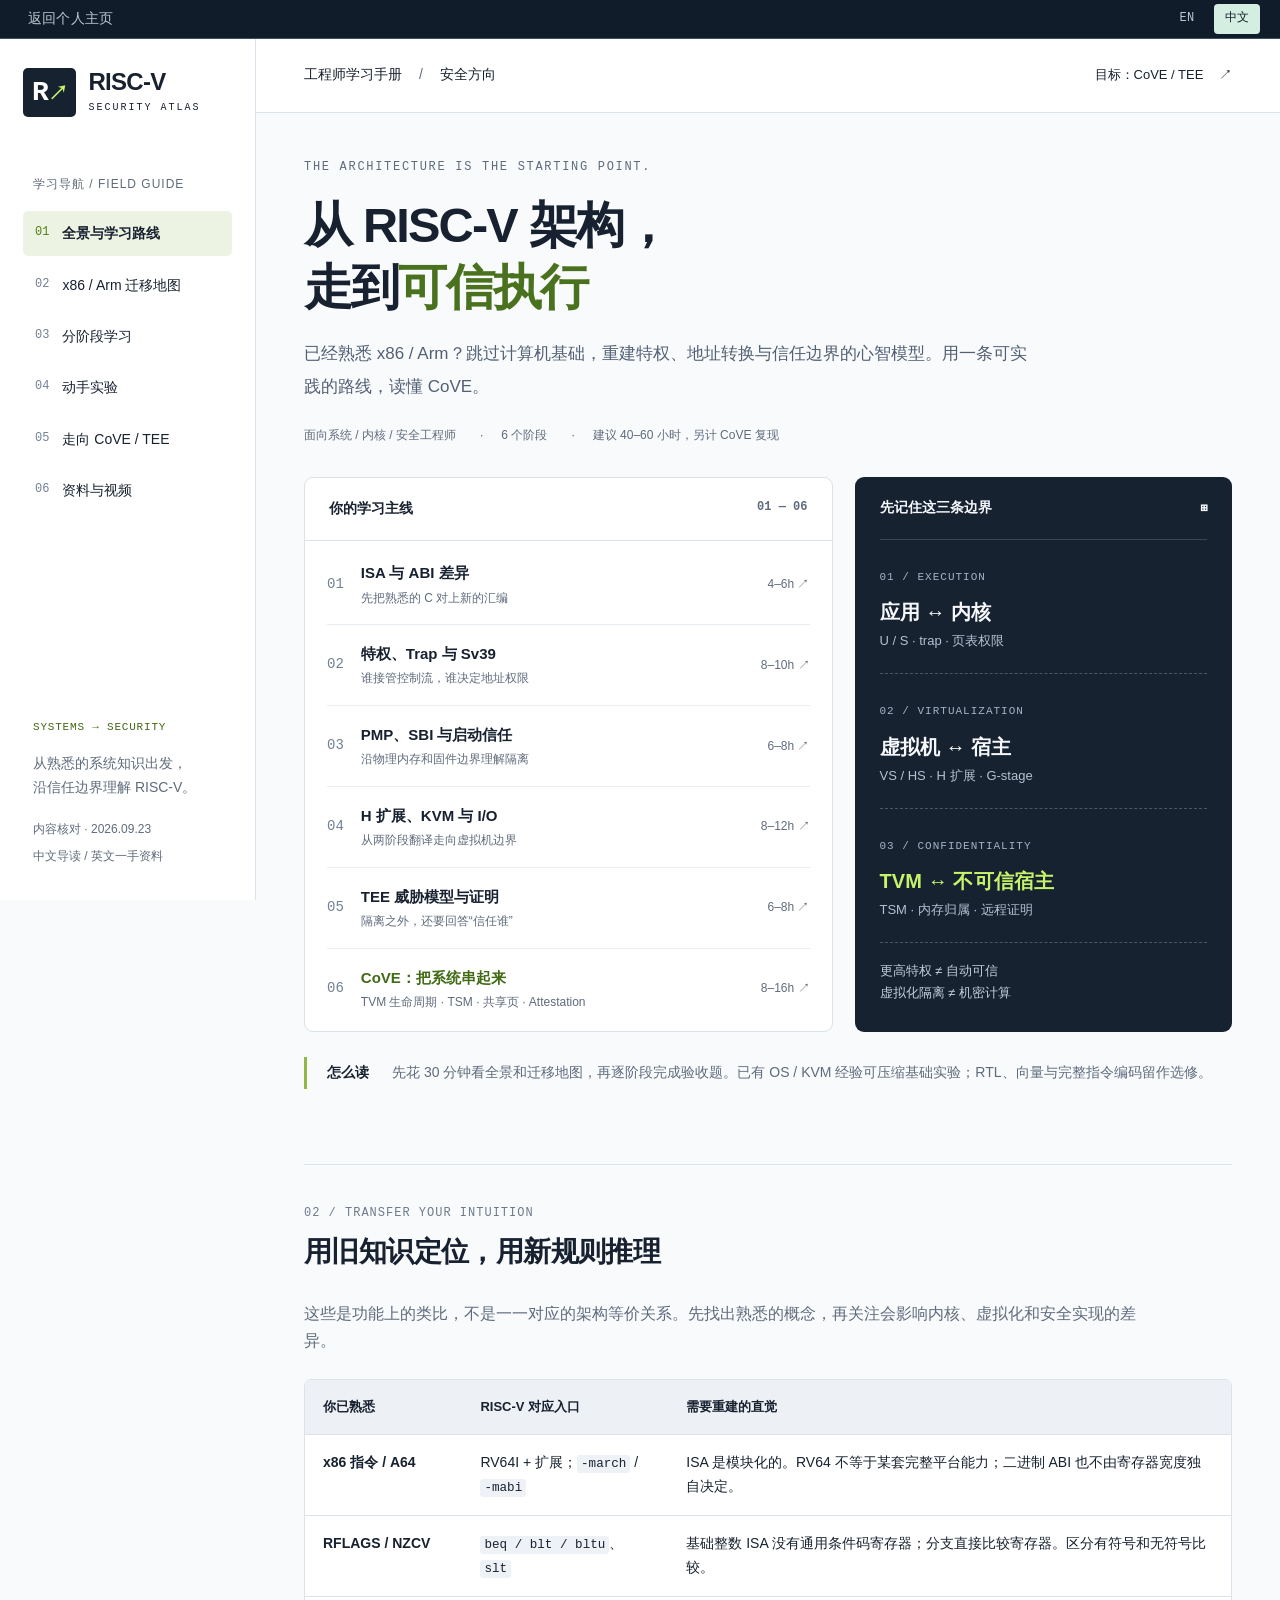
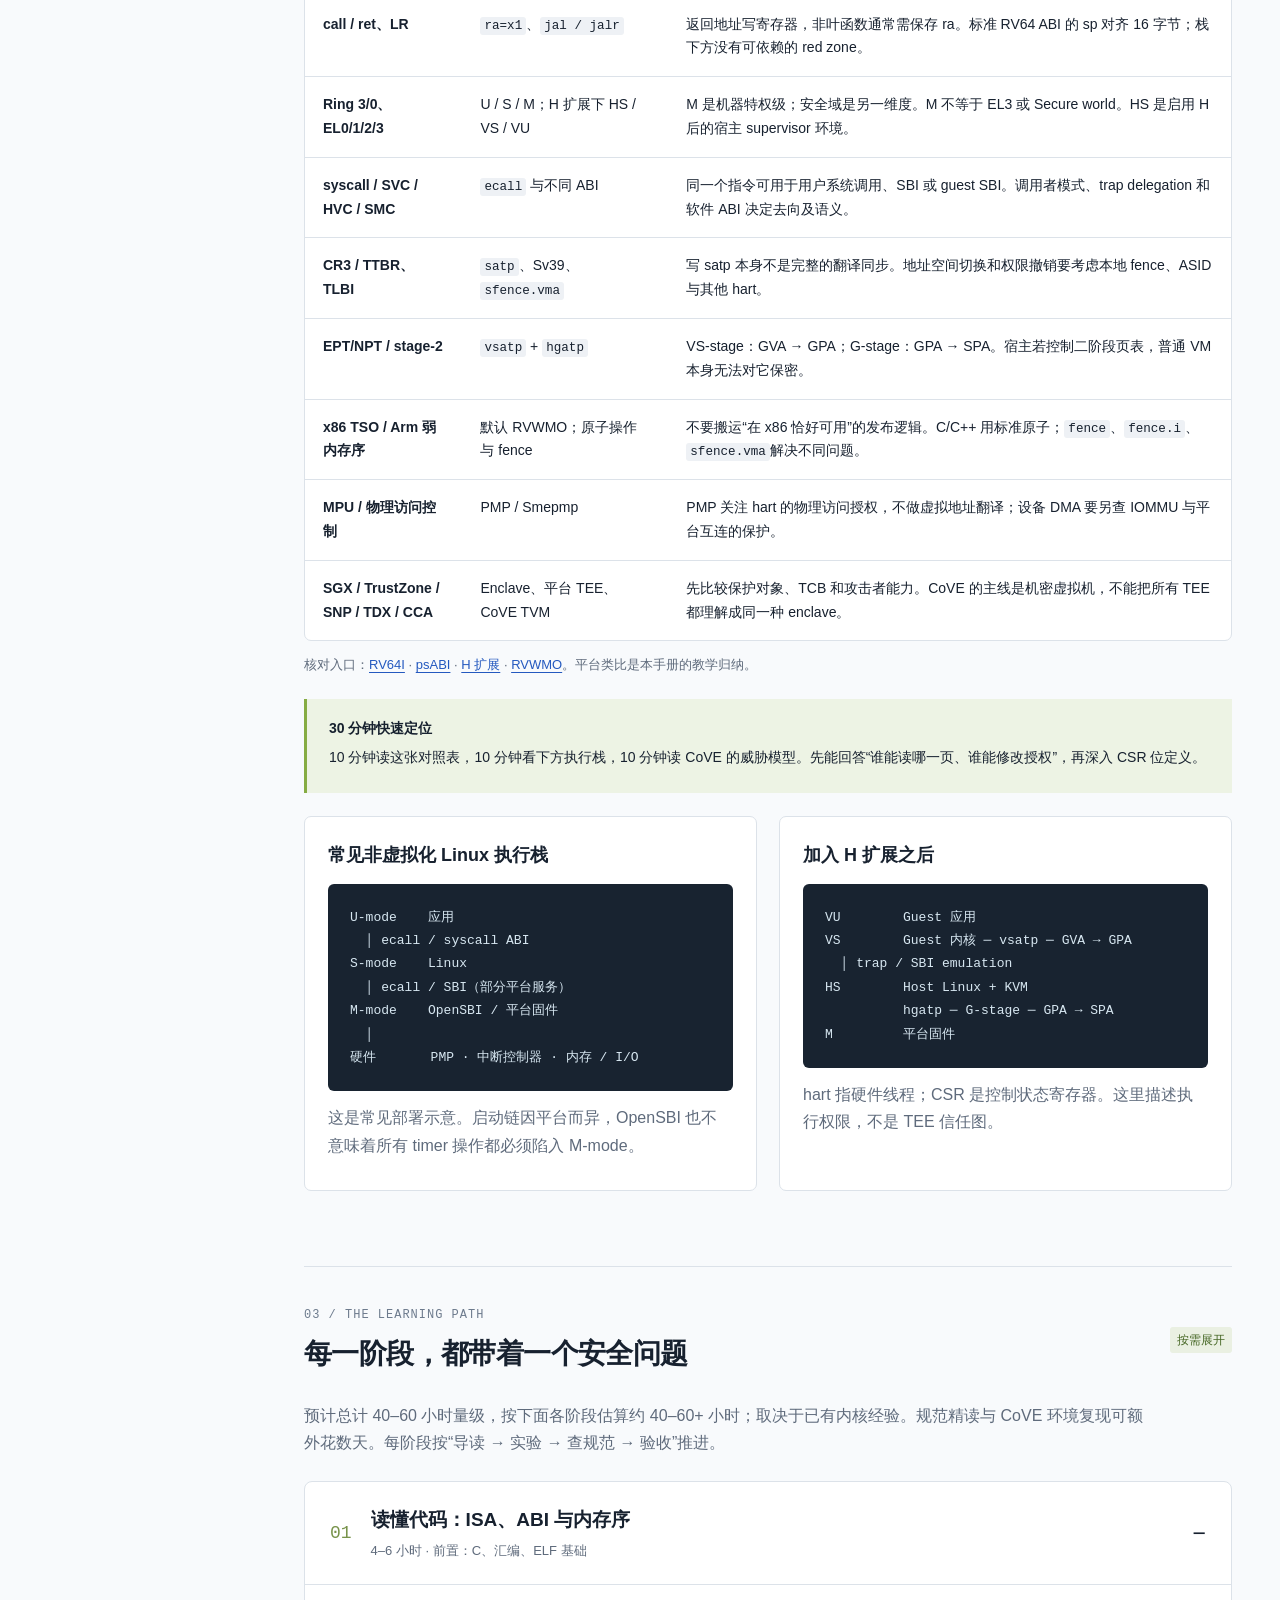
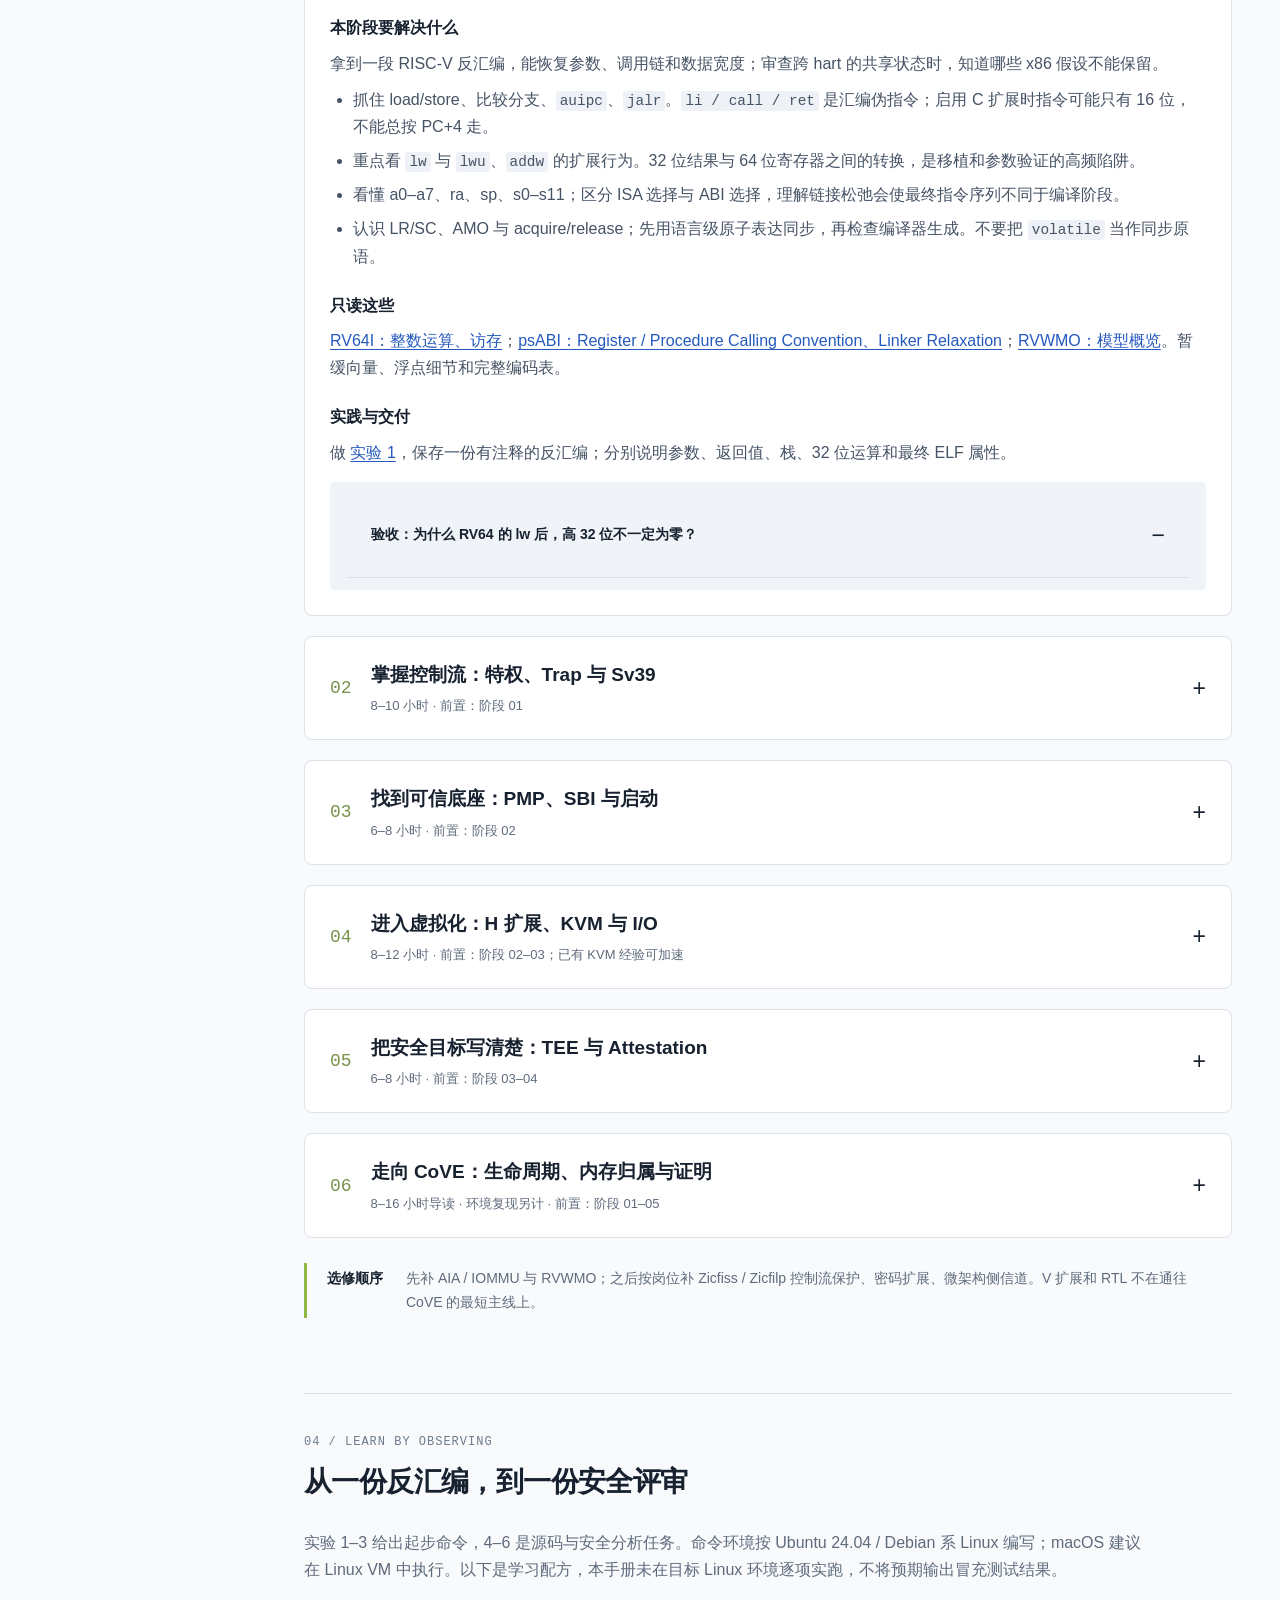
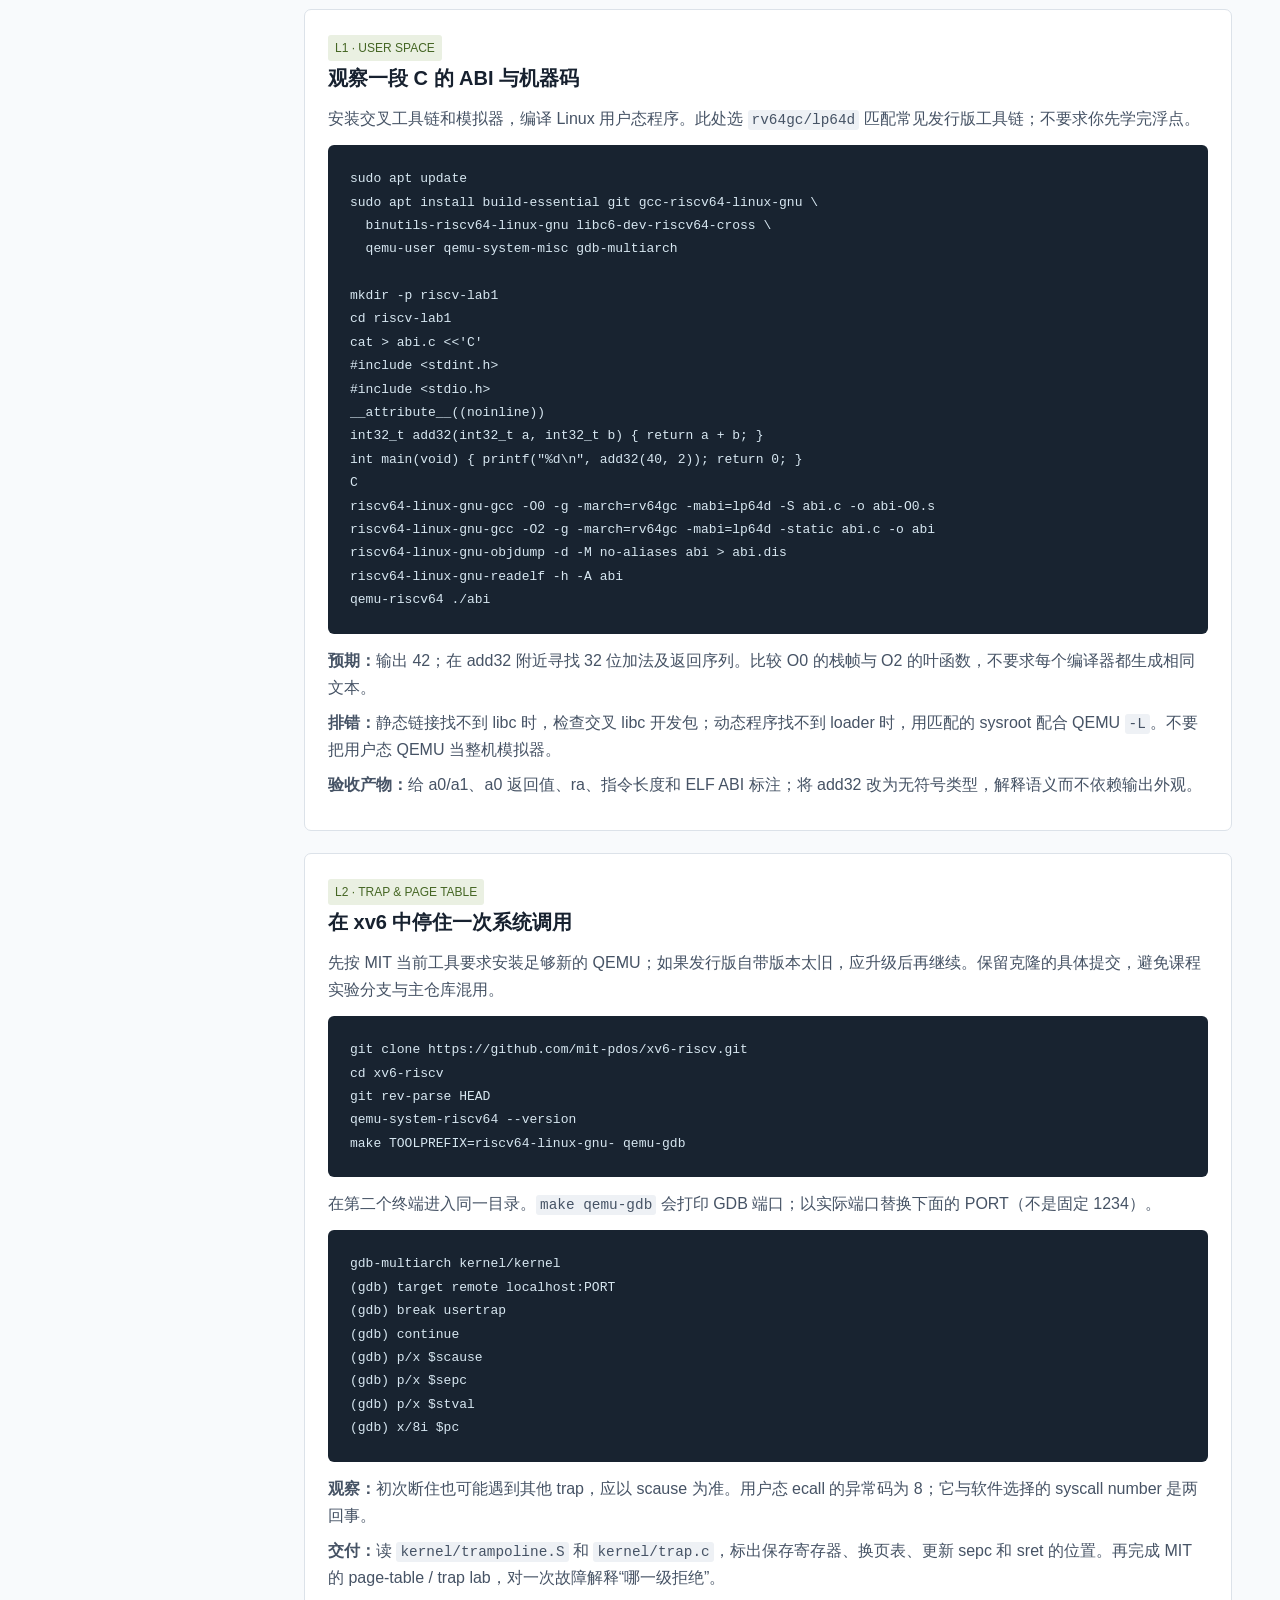
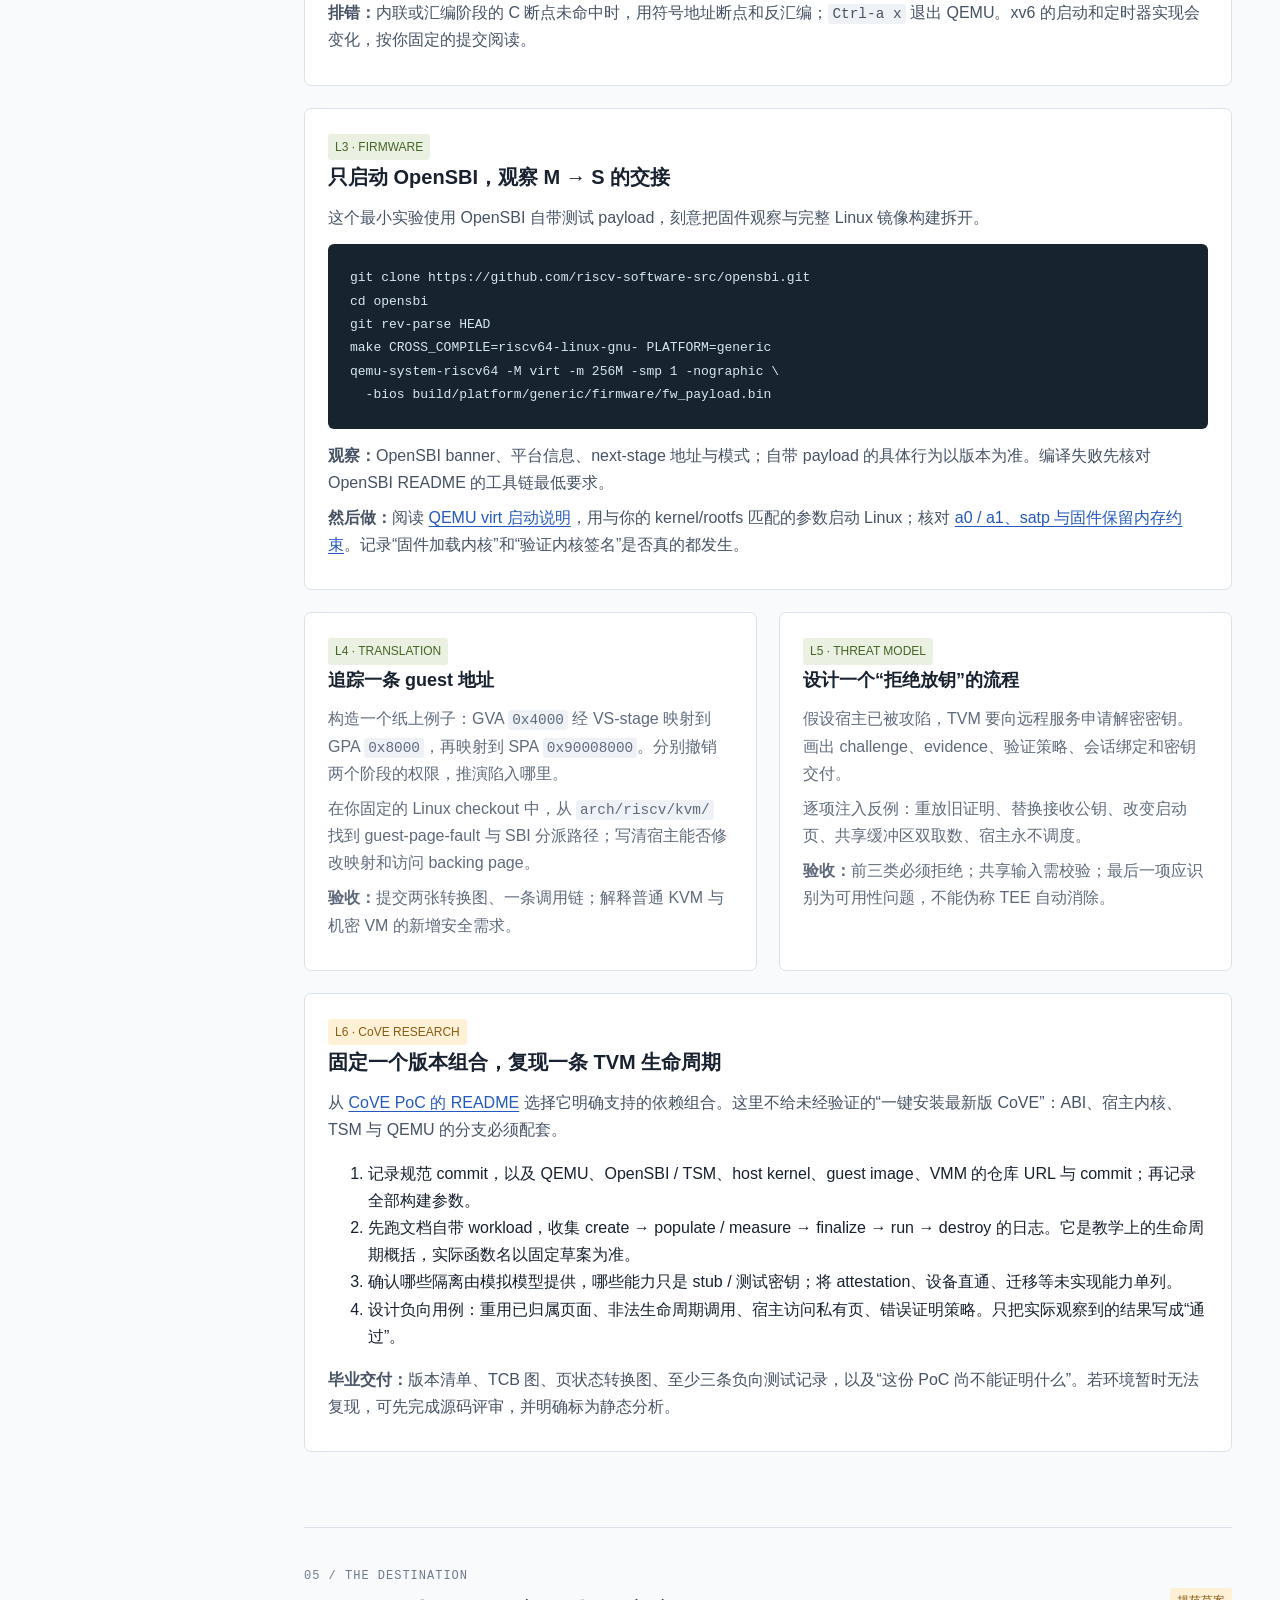
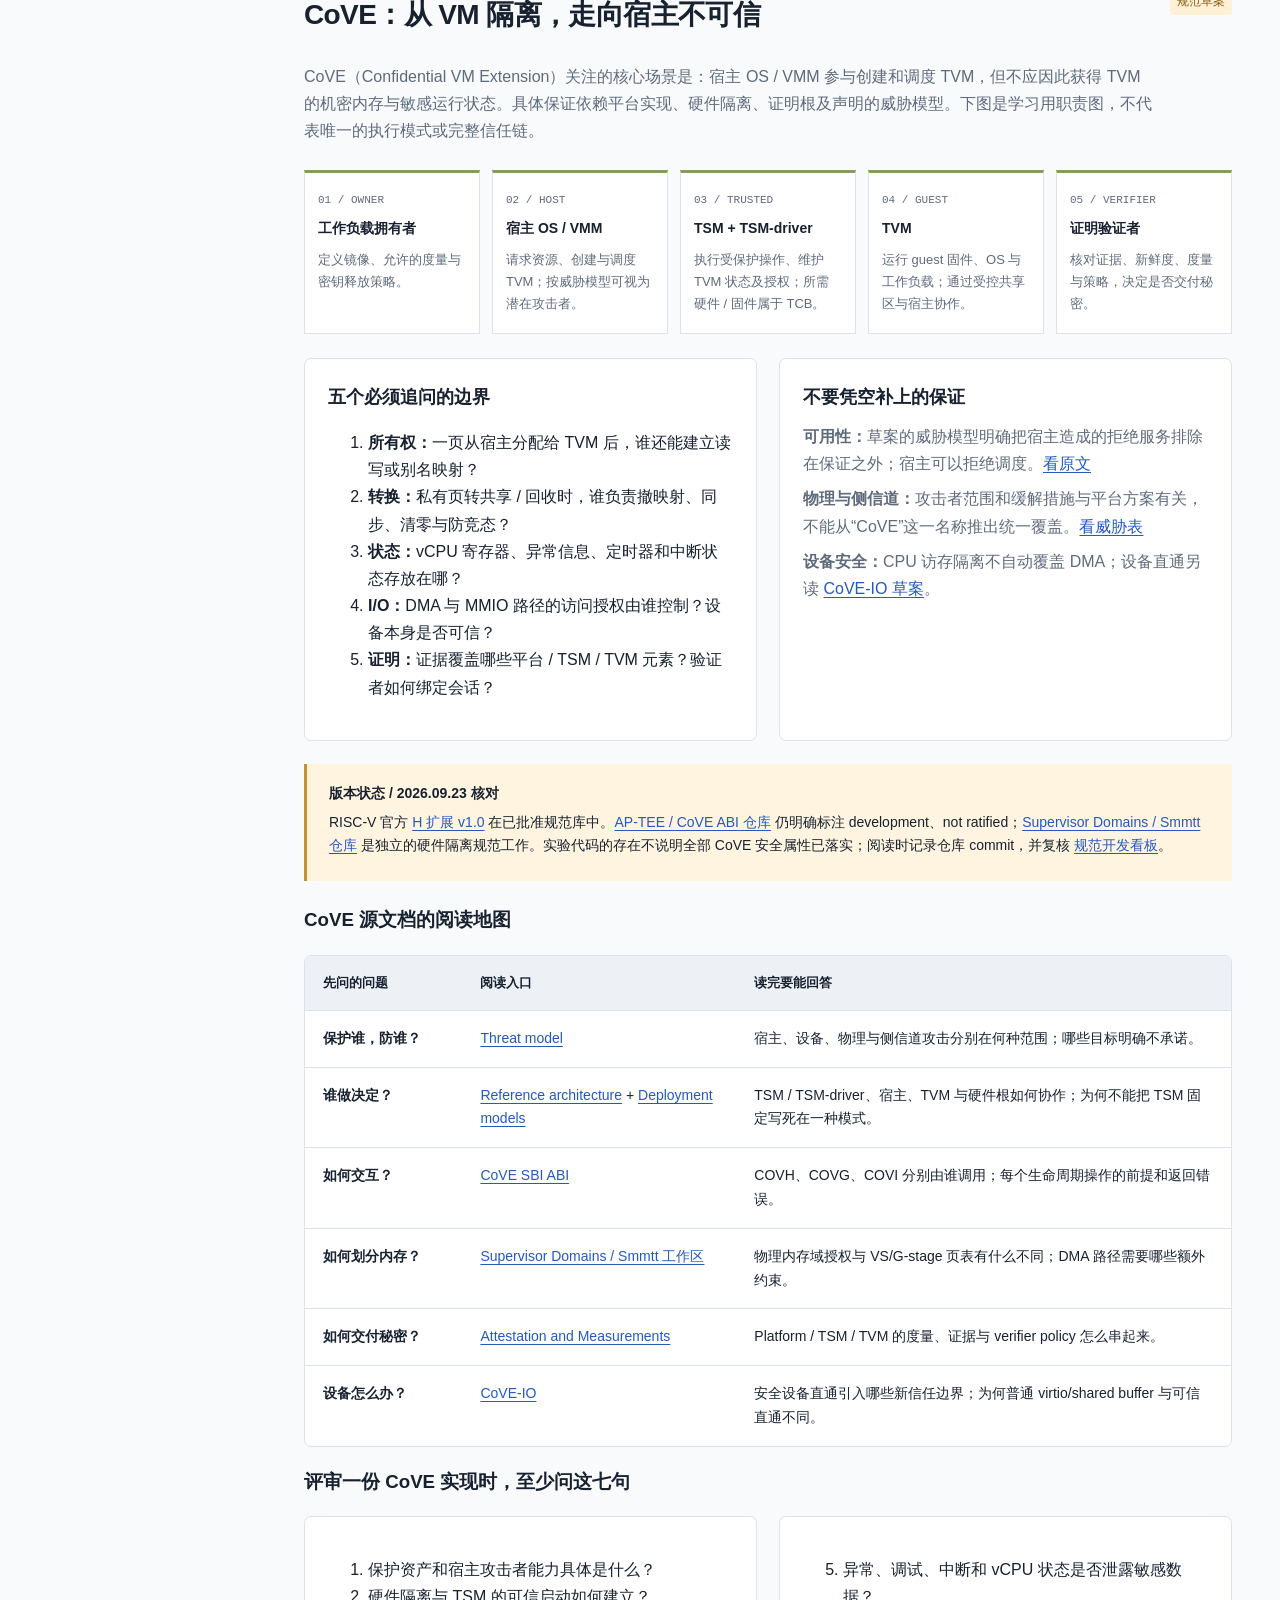
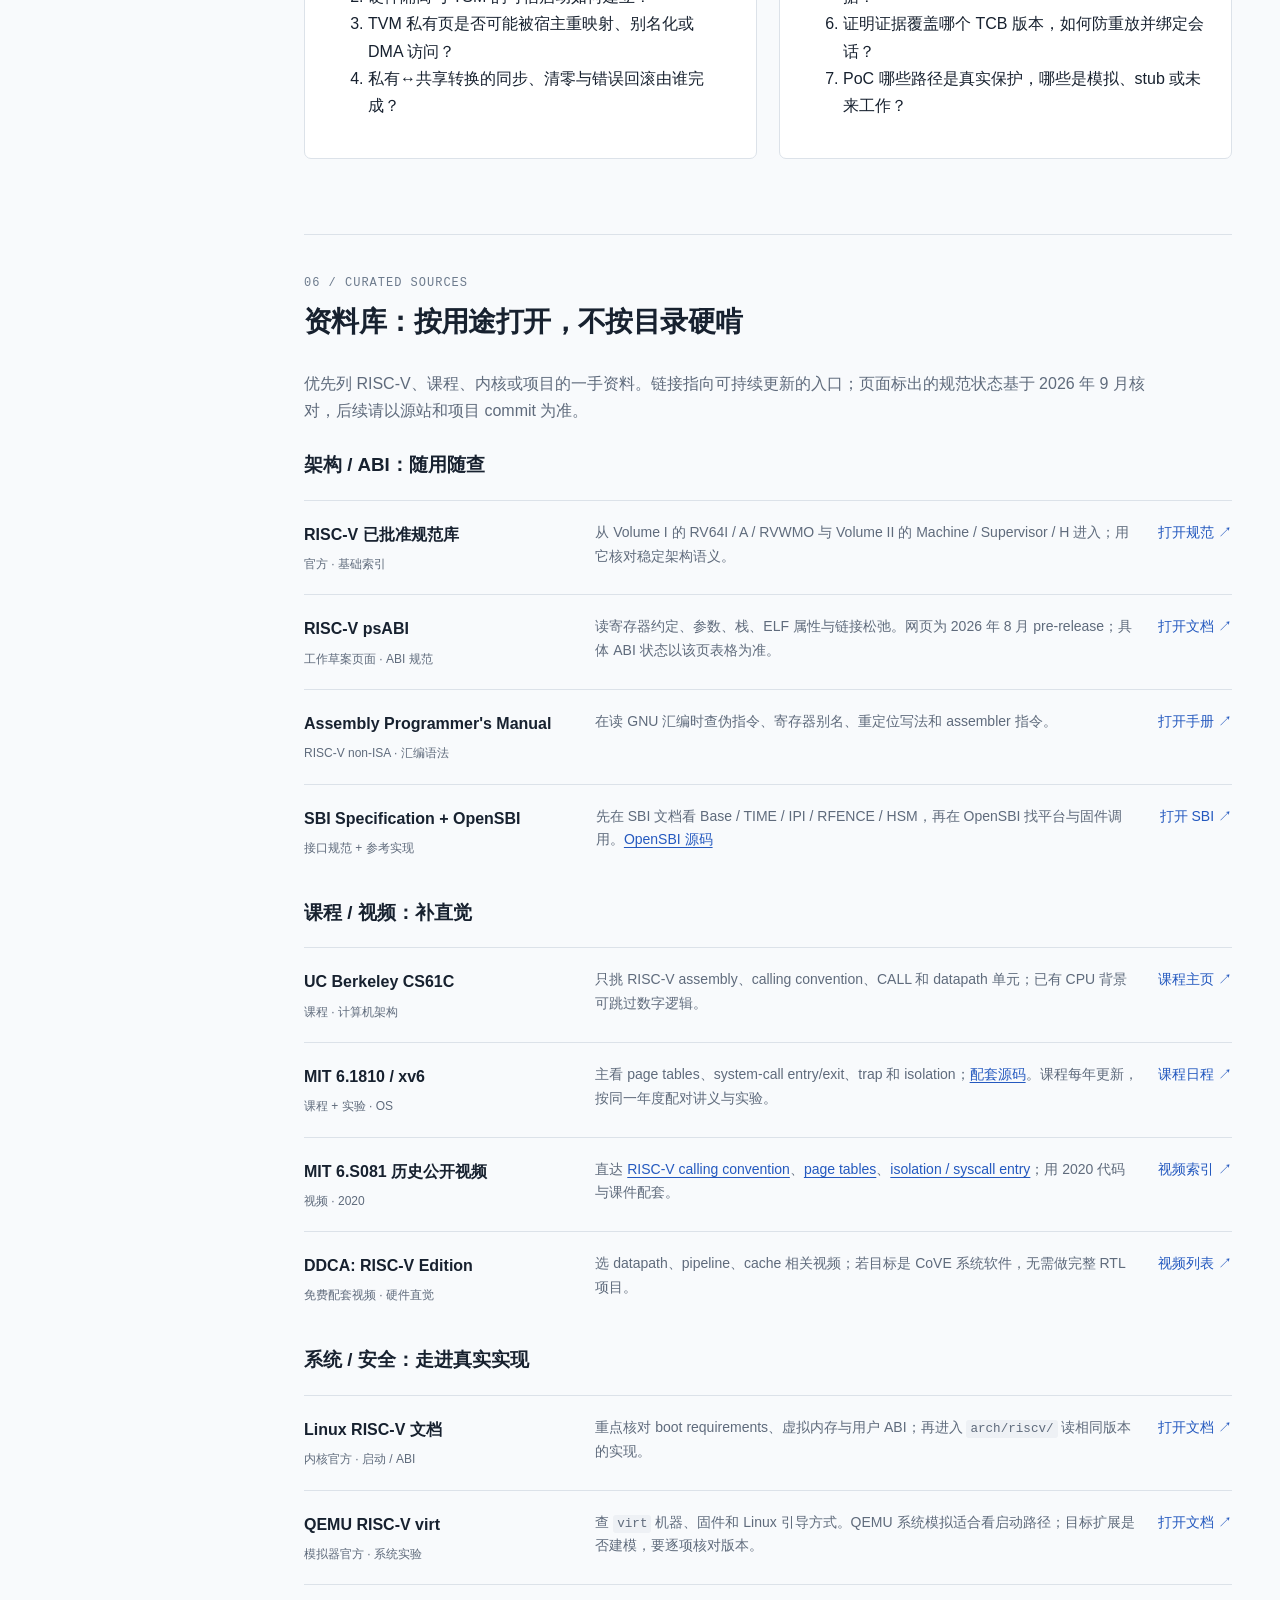
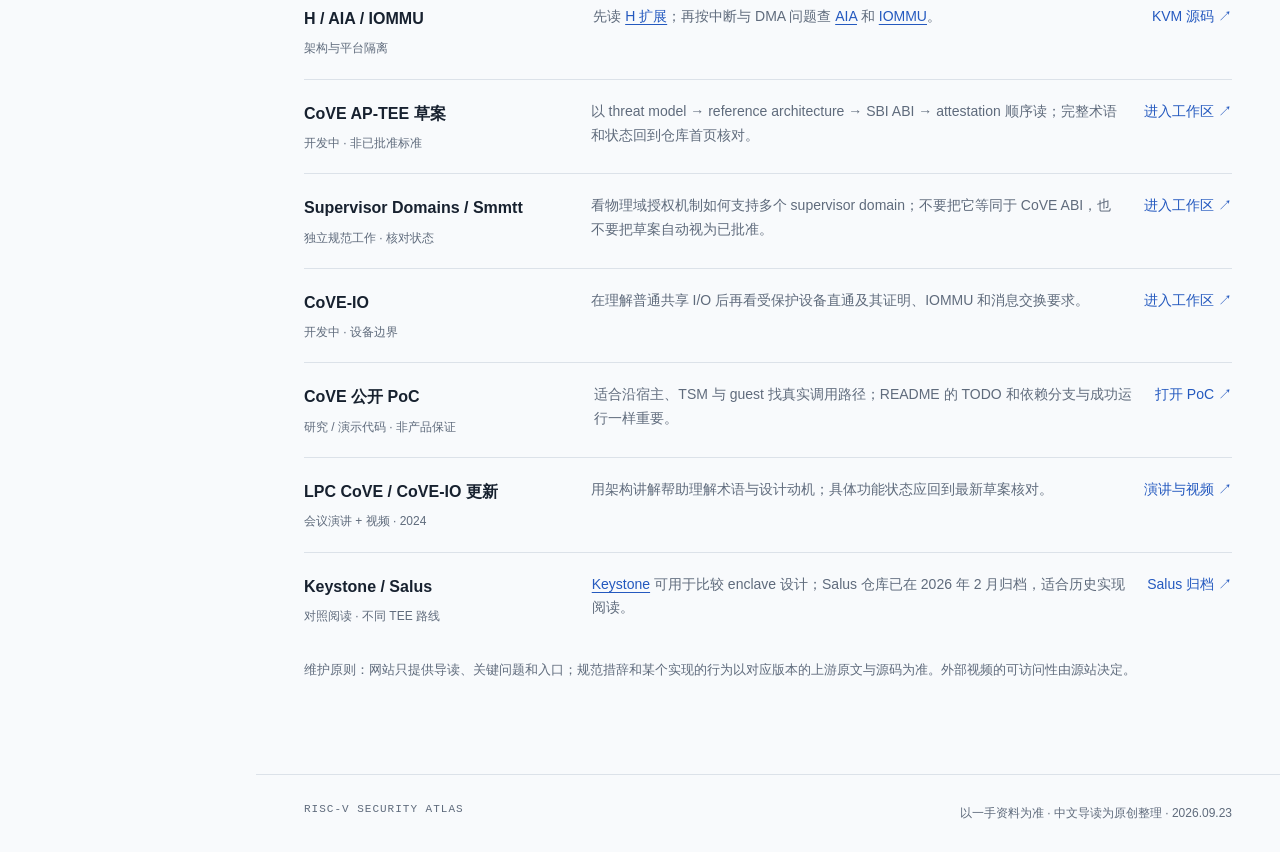
<file: index.zh.html>
<!DOCTYPE html>

<html lang="zh-CN"><head><meta charset="utf-8"/><meta content="width=device-width,initial-scale=1" name="viewport"/><title>RISC-V Security Atlas · 从架构到 CoVE</title><meta content="为有 x86/Arm 经验的系统工程师设计的 RISC-V 安全学习路线：架构迁移、特权隔离、Linux/KVM 与 CoVE/TEE。" name="description"/><link href="data:image/svg+xml,%3Csvg xmlns='http://www.w3.org/2000/svg' viewBox='0 0 32 32'%3E%3Crect width='32' height='32' rx='6' fill='%2318202d'/%3E%3Cpath d='M8 8h9l6 7-6 9H8l7-9z' fill='%23c6f36a'/%3E%3C/svg%3E" rel="icon" type="image/svg+xml"/><link href="style.css" rel="stylesheet"/><script src="language.js"></script><link rel="stylesheet" href="home-navigation.css"></head><body><nav aria-label="站点导航与语言选择" id="atlas-langbar"><a class="atlas-home-link" href="https://shundazhang.github.io/index.zh.html">返回个人主页</a><a data-atlas-lang="en" href="index.html">EN</a><a aria-current="page" data-atlas-lang="zh" href="index.zh.html">中文</a></nav><a class="skip" href="#main">跳至正文</a><aside><a class="brand" href="#overview"><span class="brandmark">R<span>↗</span></span><div>RISC-V<span>SECURITY ATLAS</span></div></a><div class="nav-label">学习导航 / FIELD GUIDE</div><nav><a href="#overview">01 <span>全景与学习路线</span></a><a href="#bridge">02 <span>x86 / Arm 迁移地图</span></a><a href="#curriculum">03 <span>分阶段学习</span></a><a href="#labs">04 <span>动手实验</span></a><a href="#cove">05 <span>走向 CoVE / TEE</span></a><a href="#library">06 <span>资料与视频</span></a></nav><div class="aside-note"><span class="pill">SYSTEMS → SECURITY</span><p>从熟悉的系统知识出发，<br/>沿信任边界理解 RISC-V。</p><small>内容核对 · 2026.09.23<br/>中文导读 / 英文一手资料</small></div></aside><div class="page"><header><span>工程师学习手册 <span class="muted">/</span> 安全方向</span><a href="#cove">目标：CoVE / TEE <span>↗</span></a></header><main id="main"><section id="overview"><div class="eyebrow">THE ARCHITECTURE IS THE STARTING POINT.</div><h1>从 RISC-V 架构，<br/>走到<span class="accent">可信执行</span></h1><p class="lead">已经熟悉 x86 / Arm？跳过计算机基础，重建特权、地址转换与信任边界的心智模型。用一条可实践的路线，读懂 CoVE。</p><div class="meta-row"><span>面向系统 / 内核 / 安全工程师</span><span>6 个阶段</span><span>建议 40–60 小时，另计 CoVE 复现</span></div><div class="overview-grid"><div class="route-panel"><div class="panel-title"><span>你的学习主线</span><span class="mono">01 — 06</span></div><ol class="route"><li><a href="#stage-1"><b>01</b><div>ISA 与 ABI 差异<span>先把熟悉的 C 对上新的汇编</span></div><small>4–6h ↗</small></a></li><li><a href="#stage-2"><b>02</b><div>特权、Trap 与 Sv39<span>谁接管控制流，谁决定地址权限</span></div><small>8–10h ↗</small></a></li><li><a href="#stage-3"><b>03</b><div>PMP、SBI 与启动信任<span>沿物理内存和固件边界理解隔离</span></div><small>6–8h ↗</small></a></li><li><a href="#stage-4"><b>04</b><div>H 扩展、KVM 与 I/O<span>从两阶段翻译走向虚拟机边界</span></div><small>8–12h ↗</small></a></li><li><a href="#stage-5"><b>05</b><div>TEE 威胁模型与证明<span>隔离之外，还要回答“信任谁”</span></div><small>6–8h ↗</small></a></li><li class="destination"><a href="#stage-6"><b>06</b><div>CoVE：把系统串起来<span>TVM 生命周期 · TSM · 共享页 · Attestation</span></div><small>8–16h ↗</small></a></li></ol></div><div class="boundary-panel"><div class="panel-title"><span>先记住这三条边界</span><span>⊞</span></div><div class="boundary"><span>01 / EXECUTION</span><h3>应用 ↔ 内核</h3><p>U / S · trap · 页表权限</p></div><div class="boundary"><span>02 / VIRTUALIZATION</span><h3>虚拟机 ↔ 宿主</h3><p>VS / HS · H 扩展 · G-stage</p></div><div class="boundary last"><span>03 / CONFIDENTIALITY</span><h3>TVM ↔ 不可信宿主</h3><p>TSM · 内存归属 · 远程证明</p></div><p class="boundary-caption">更高特权 ≠ 自动可信<br/>虚拟化隔离 ≠ 机密计算</p></div></div><div class="reading-note"><b>怎么读</b><p>先花 30 分钟看全景和迁移地图，再逐阶段完成验收题。已有 OS / KVM 经验可压缩基础实验；RTL、向量与完整指令编码留作选修。</p></div></section><section id="bridge"><div class="section-heading"><div><span class="num">02 / TRANSFER YOUR INTUITION</span><h2>用旧知识定位，用新规则推理</h2></div></div><p class="intro">这些是功能上的类比，不是一一对应的架构等价关系。先找出熟悉的概念，再关注会影响内核、虚拟化和安全实现的差异。</p><div class="table-wrap"><table><thead><tr><th>你已熟悉</th><th>RISC-V 对应入口</th><th>需要重建的直觉</th></tr></thead><tbody>
<tr><td>x86 指令 / A64</td><td>RV64I + 扩展；<code>-march</code> / <code>-mabi</code></td><td>ISA 是模块化的。RV64 不等于某套完整平台能力；二进制 ABI 也不由寄存器宽度独自决定。</td></tr>
<tr><td>RFLAGS / NZCV</td><td><code>beq / blt / bltu</code>、<code>slt</code></td><td>基础整数 ISA 没有通用条件码寄存器；分支直接比较寄存器。区分有符号和无符号比较。</td></tr>
<tr><td>call / ret、LR</td><td><code>ra=x1</code>、<code>jal / jalr</code></td><td>返回地址写寄存器，非叶函数通常需保存 ra。标准 RV64 ABI 的 sp 对齐 16 字节；栈下方没有可依赖的 red zone。</td></tr>
<tr><td>Ring 3/0、EL0/1/2/3</td><td>U / S / M；H 扩展下 HS / VS / VU</td><td>M 是机器特权级；安全域是另一维度。M 不等于 EL3 或 Secure world。HS 是启用 H 后的宿主 supervisor 环境。</td></tr>
<tr><td>syscall / SVC / HVC / SMC</td><td><code>ecall</code> 与不同 ABI</td><td>同一个指令可用于用户系统调用、SBI 或 guest SBI。调用者模式、trap delegation 和软件 ABI 决定去向及语义。</td></tr>
<tr><td>CR3 / TTBR、TLBI</td><td><code>satp</code>、Sv39、<code>sfence.vma</code></td><td>写 satp 本身不是完整的翻译同步。地址空间切换和权限撤销要考虑本地 fence、ASID 与其他 hart。</td></tr>
<tr><td>EPT/NPT / stage-2</td><td><code>vsatp</code> + <code>hgatp</code></td><td>VS-stage：GVA → GPA；G-stage：GPA → SPA。宿主若控制二阶段页表，普通 VM 本身无法对它保密。</td></tr>
<tr><td>x86 TSO / Arm 弱内存序</td><td>默认 RVWMO；原子操作与 fence</td><td>不要搬运“在 x86 恰好可用”的发布逻辑。C/C++ 用标准原子；<code>fence</code>、<code>fence.i</code>、<code>sfence.vma</code>解决不同问题。</td></tr>
<tr><td>MPU / 物理访问控制</td><td>PMP / Smepmp</td><td>PMP 关注 hart 的物理访问授权，不做虚拟地址翻译；设备 DMA 要另查 IOMMU 与平台互连的保护。</td></tr>
<tr><td>SGX / TrustZone / SNP / TDX / CCA</td><td>Enclave、平台 TEE、CoVE TVM</td><td>先比较保护对象、TCB 和攻击者能力。CoVE 的主线是机密虚拟机，不能把所有 TEE 都理解成同一种 enclave。</td></tr>
</tbody></table></div><p class="source-note">核对入口：<a class="inline-link" href="https://docs.riscv.org/reference/isa/v20260120/unpriv/rv64.html" rel="noopener noreferrer" target="_blank">RV64I</a> · <a class="inline-link" href="https://riscv-non-isa.github.io/riscv-elf-psabi-doc/" rel="noopener noreferrer" target="_blank">psABI</a> · <a class="inline-link" href="https://docs.riscv.org/reference/isa/v20260120/priv/hypervisor.html" rel="noopener noreferrer" target="_blank">H 扩展</a> · <a class="inline-link" href="https://docs.riscv.org/reference/isa/v20260120/unpriv/rvwmo.html" rel="noopener noreferrer" target="_blank">RVWMO</a>。平台类比是本手册的教学归纳。</p>
<div class="callout"><b>30 分钟快速定位</b><p>10 分钟读这张对照表，10 分钟看下方执行栈，10 分钟读 CoVE 的威胁模型。先能回答“谁能读哪一页、谁能修改授权”，再深入 CSR 位定义。</p></div>
<div class="two-col"><div class="mini-card"><h3>常见非虚拟化 Linux 执行栈</h3><pre><code>U-mode    应用
  │ ecall / syscall ABI
S-mode    Linux
  │ ecall / SBI（部分平台服务）
M-mode    OpenSBI / 平台固件
  │
硬件       PMP · 中断控制器 · 内存 / I/O</code></pre><p>这是常见部署示意。启动链因平台而异，OpenSBI 也不意味着所有 timer 操作都必须陷入 M-mode。</p></div><div class="mini-card"><h3>加入 H 扩展之后</h3><pre><code>VU        Guest 应用
VS        Guest 内核 ─ vsatp ─ GVA → GPA
  │ trap / SBI emulation
HS        Host Linux + KVM
          hgatp ─ G-stage ─ GPA → SPA
M         平台固件</code></pre><p>hart 指硬件线程；CSR 是控制状态寄存器。这里描述执行权限，不是 TEE 信任图。</p></div></div></section>
<section id="curriculum"><div class="section-heading"><div><span class="num">03 / THE LEARNING PATH</span><h2>每一阶段，都带着一个安全问题</h2></div><span class="tag">按需展开</span></div><p class="intro">预计总计 40–60 小时量级，按下面各阶段估算约 40–60+ 小时；取决于已有内核经验。规范精读与 CoVE 环境复现可额外花数天。每阶段按“导读 → 实验 → 查规范 → 验收”推进。</p>
<details class="lesson" id="stage-1" open=""><summary><span class="lesson-num">01</span><div><h3>读懂代码：ISA、ABI 与内存序</h3><p>4–6 小时 · 前置：C、汇编、ELF 基础</p></div></summary><div class="lesson-body"><h4>本阶段要解决什么</h4><p>拿到一段 RISC-V 反汇编，能恢复参数、调用链和数据宽度；审查跨 hart 的共享状态时，知道哪些 x86 假设不能保留。</p><ul><li>抓住 load/store、比较分支、<code>auipc</code>、<code>jalr</code>。<code>li / call / ret</code> 是汇编伪指令；启用 C 扩展时指令可能只有 16 位，不能总按 PC+4 走。</li><li>重点看 <code>lw</code> 与 <code>lwu</code>、<code>addw</code> 的扩展行为。32 位结果与 64 位寄存器之间的转换，是移植和参数验证的高频陷阱。</li><li>看懂 a0–a7、ra、sp、s0–s11；区分 ISA 选择与 ABI 选择，理解链接松弛会使最终指令序列不同于编译阶段。</li><li>认识 LR/SC、AMO 与 acquire/release；先用语言级原子表达同步，再检查编译器生成。不要把 <code>volatile</code> 当作同步原语。</li></ul><h4>只读这些</h4><p><a href="https://docs.riscv.org/reference/isa/v20260120/unpriv/rv64.html" rel="noopener noreferrer" target="_blank">RV64I：整数运算、访存</a>；<a href="https://riscv-non-isa.github.io/riscv-elf-psabi-doc/" rel="noopener noreferrer" target="_blank">psABI：Register / Procedure Calling Convention、Linker Relaxation</a>；<a href="https://docs.riscv.org/reference/isa/v20260120/unpriv/rvwmo.html" rel="noopener noreferrer" target="_blank">RVWMO：模型概览</a>。暂缓向量、浮点细节和完整编码表。</p><h4>实践与交付</h4><p>做 <a href="#lab-1">实验 1</a>，保存一份有注释的反汇编；分别说明参数、返回值、栈、32 位运算和最终 ELF 属性。</p><details class="answer"><summary>验收：为什么 RV64 的 lw 后，高 32 位不一定为零？</summary><p>lw 将 32 位值符号扩展到 XLEN；lwu 才是零扩展。再解释为什么函数返回值还要结合类型和 ABI，而不能仅凭某条 load 推断。</p></details></div></details>
<details class="lesson" id="stage-2"><summary><span class="lesson-num">02</span><div><h3>掌握控制流：特权、Trap 与 Sv39</h3><p>8–10 小时 · 前置：阶段 01</p></div></summary><div class="lesson-body"><h4>本阶段要解决什么</h4><p>应用越权访问后，硬件在哪一层拒绝，控制流交给谁，返回时恢复了什么？</p><ul><li>将 trap 分成同步异常和异步中断。追踪 <code>stvec / sepc / scause / stval / sstatus</code>；用 <code>medeleg / mideleg</code> 理解委托，不能假定所有 ecall 都先到 M。</li><li>硬件不会替软件保存完整通用寄存器集、切好内核栈并换好页表。用 xv6 的 trampoline 将这些步骤逐一对上。</li><li>Sv39 的典型 4 KiB 页：虚拟地址拆成 9/9/9/12 位；三层 PTE。检查 V/R/W/X/U/A/D 与叶子项、superpage；无效编码和权限错误也参与失败判定。</li><li>区分 page fault 与 access fault；前者多与地址转换 / 页表权限有关，后者可来自物理访问授权或平台访问失败。SUM/MXR 的权限影响也要单独查。</li></ul><h4>只读这些</h4><p><a href="https://docs.riscv.org/reference/isa/v20260120/priv/supervisor.html" rel="noopener noreferrer" target="_blank">Supervisor：trap CSR、satp、Sv39、SFENCE.VMA</a>；<a href="https://pdos.csail.mit.edu/6.828/2025/schedule.html" rel="noopener noreferrer" target="_blank">MIT 6.1810：Page tables、System call entry/exit、Traps lab</a>。xv6 只抓 <code>trampoline.S → trap.c → syscall.c</code> 和 <code>vm.c</code>。</p><h4>实践与交付</h4><p>做 <a href="#lab-2">实验 2</a>，画一条 U → S → U 路径，注明每一步谁负责；再追踪一个 guard-page fault，记录原因与故障地址。</p><details class="answer"><summary>验收：改了 PTE，为什么不能立即假定所有 CPU 都失去访问权限？</summary><p>内存中的 PTE 不是所有 hart 已生效的翻译状态。需按地址空间与并发协议执行本地翻译同步，并协调远程 hart 的 shootdown。隔离撤销必须以旧访问能力确实失效为完成条件。</p></details></div></details>
<details class="lesson" id="stage-3"><summary><span class="lesson-num">03</span><div><h3>找到可信底座：PMP、SBI 与启动</h3><p>6–8 小时 · 前置：阶段 02</p></div></summary><div class="lesson-body"><h4>本阶段要解决什么</h4><p>如果 Linux 被攻陷，固件如何保住自己的代码和数据？“能启动”与“可信启动”之间还缺什么？</p><ul><li>PMP 用物理地址范围与 R/W/X 做访问检查。先理解 TOR / NAPOT、匹配优先级、锁定位和无匹配时的规则，再看 Smepmp 对 M-mode 约束的增强。</li><li>不要把标准 PMP 的 M-mode 默认行为笼统说成“永远绕过”或“全部受限”；锁定、有效特权、MPRV 与 Smepmp 都会改变判断。</li><li>SBI 是接口规范，OpenSBI 是实现。先理解 Base extension 的能力探测，再看 TIME、IPI、RFENCE、HSM；不要根据 CPU 名称猜测可用扩展。</li><li>把启动链拆成加载、签名验证、度量和运行期隔离。固件保留内存应与 Linux 使用的内存描述一致；DT 的 no-map 约定不等于硬件访问控制。</li></ul><h4>只读这些</h4><p><a href="https://docs.riscv.org/reference/isa/v20260120/priv/machine.html" rel="noopener noreferrer" target="_blank">Machine：Physical Memory Protection</a>；<a href="https://docs.riscv.org/reference/isa/v20260120/priv/smepmp.html" rel="noopener noreferrer" target="_blank">Smepmp</a>；<a href="https://github.com/riscv-non-isa/riscv-sbi-doc" rel="noopener noreferrer" target="_blank">SBI</a>；<a href="https://github.com/riscv-software-src/opensbi" rel="noopener noreferrer" target="_blank">OpenSBI</a>；<a href="https://docs.kernel.org/arch/riscv/boot.html" rel="noopener noreferrer" target="_blank">Linux boot requirements</a>。</p><h4>实践与交付</h4><p>做 <a href="#lab-3">实验 3</a>。记录固件版本、next-stage mode、内存范围；在纸上列出 M/S/U 对每个 PMP 区域的读写执行权限，不要用一句“高特权可信”代替证明。</p><details class="answer"><summary>验收：CPU 的 PMP 配好了，设备 DMA 就不能读秘密了吗？</summary><p>不能据此得出结论。PMP 是 hart 侧机制；必须确认 DMA 路径上的 IOMMU、互连防火墙、设备授权以及固件配置是否形成完整的访问控制。</p></details></div></details>
<details class="lesson" id="stage-4"><summary><span class="lesson-num">04</span><div><h3>进入虚拟化：H 扩展、KVM 与 I/O</h3><p>8–12 小时 · 前置：阶段 02–03；已有 KVM 经验可加速</p></div></summary><div class="lesson-body"><h4>本阶段要解决什么</h4><p>普通 VM 的隔离信任宿主。要进一步保护 VM 不受恶意宿主影响，必须先看清宿主原本掌握的能力。</p><ul><li>将 VS/VU 和 HS 放到正确位置；理解 <code>hstatus</code>、虚拟化 CSR 以及 guest trap 如何进入宿主。</li><li>画 GVA → GPA → SPA 两阶段路径；不要把 vsatp 与 hgatp 的地址空间混在一起。按规范区分 <code>HFENCE.VVMA</code> 与 <code>HFENCE.GVMA</code> 的同步对象。</li><li>在 Linux <code>arch/riscv/kvm/</code> 里追踪 vCPU 进入 / 退出、SBI 模拟与二阶段缺页。阅读实际 checkout，文件拆分会随版本变化。</li><li>AIA / IMSIC 帮助理解中断虚拟化；IOMMU 处理设备访问路径。二者都不能只凭“启用”就推导完整机密计算保证。</li></ul><h4>只读这些</h4><p><a href="https://docs.riscv.org/reference/isa/v20260120/priv/hypervisor.html" rel="noopener noreferrer" target="_blank">H 扩展：CSR、two-stage translation、traps</a>；<a href="https://github.com/torvalds/linux/tree/master/arch/riscv/kvm" rel="noopener noreferrer" target="_blank">Linux RISC-V KVM 源码</a>；<a href="https://github.com/riscv/riscv-aia" rel="noopener noreferrer" target="_blank">AIA</a>；<a href="https://github.com/riscv-non-isa/riscv-iommu" rel="noopener noreferrer" target="_blank">IOMMU</a>。只先读 overview 和编程模型。</p><h4>实践与交付</h4><p>完成 <a href="#lab-4">实验 4 的翻译与源码追踪</a>。有支持 H 的 RISC-V 环境再做 KVM 启动；在 x86/Arm 上用 QEMU TCG 跑 RISC-V，不等于跨架构 KVM 加速。</p><details class="answer"><summary>验收：Guest 页表禁止宿主访问，是否就能实现机密 VM？</summary><p>Guest 页表约束 guest 自身的转换。普通宿主仍管理 guest 物理内存及二阶段映射；CoVE 需要由可信组件和平台隔离机制约束不可信宿主对 TVM 的访问。</p></details></div></details>
<details class="lesson" id="stage-5"><summary><span class="lesson-num">05</span><div><h3>把安全目标写清楚：TEE 与 Attestation</h3><p>6–8 小时 · 前置：阶段 03–04</p></div></summary><div class="lesson-body"><h4>本阶段要解决什么</h4><p>“可信”是相对于资产、攻击者和假设而言。远程工作负载拥有者凭什么向这台机器交付秘密？</p><ul><li>资产包括私有内存、寄存器状态、密钥与初始度量；攻击面包括宿主、设备、共享缓冲区、异常输入和调试接口。</li><li>把 TCB（Trusted Computing Base）列为具体组件。硬件根、M-mode 固件、TSM 和 guest 内部可信代码，不会因为宿主移出 TCB 就消失。</li><li>区分 secure boot（验证是否允许启动）、measured boot（记录启动了什么）、attestation（输出可验证证据）和 verifier policy（判定是否接受）。</li><li>共享页既可能被读，也可能被篡改。练习长度 / 偏移校验、复制后校验、双取数风险和明确的缓冲区所有权，不要在未校验输入上使用特权。</li></ul><h4>只读这些</h4><p><a href="https://github.com/riscv-non-isa/riscv-ap-tee/blob/main/src/threatmodel.adoc" rel="noopener noreferrer" target="_blank">CoVE threat model</a> → <a href="https://github.com/riscv-non-isa/riscv-ap-tee/blob/main/src/attestation.adoc" rel="noopener noreferrer" target="_blank">Attestation and Measurements</a>；再用 <a href="https://keystone-enclave.org/" rel="noopener noreferrer" target="_blank">Keystone</a> 对照 enclave 模型。Keystone 是另一条 TEE 设计路线，不是 CoVE 的同义词或必经依赖。</p><h4>实践与交付</h4><p>做 <a href="#lab-5">实验 5 的威胁模型评审</a>：一页资产 / 攻击者 / 假设表，一张 TCB 图，一份“拒绝释放密钥”的反例集合。</p><details class="answer"><summary>验收：证明报告签名有效，就应该把密钥发给 guest 吗？</summary><p>还要检查信任链、度量是否在允许列表、TCB 版本与策略、新鲜度，以及接收密钥的会话 / 公钥是否绑定到已验证的环境。签名有效只说明证据通过了部分验证。</p></details></div></details>
<details class="lesson" id="stage-6"><summary><span class="lesson-num">06</span><div><h3>走向 CoVE：生命周期、内存归属与证明</h3><p>8–16 小时导读 · 环境复现另计 · 前置：阶段 01–05</p></div></summary><div class="lesson-body"><h4>本阶段要解决什么</h4><p>把规范角色与实际调用链连起来：宿主请求创建 TVM，TSM 校验并执行受保护操作，guest 与外界通过显式接口协作。</p><ul><li>TVM（TEE VM）是受保护虚拟机；TSM（TEE Security Manager）是可信安全管理组件。TSM 的执行模式依部署模型变化，不要固定理解为“必须跑在 HS”。</li><li>从 COVH（host）、COVG（guest）、COVI（interrupt）接口分工入手，再查当前草案的调用前置条件与错误。ABI 不是一条万能的 CPU 安全指令。</li><li>沿 TVM 的创建、页面装入与度量、finalize、执行、销毁，逐步问“这时允许谁访问”。Private/shared 转换要与映射撤销、并发、缓存 / TLB 和清零协议一同分析。</li><li>将 Smmtt / Supervisor Domains 的硬件隔离工作与 CoVE 的软件接口分层阅读；CoVE-IO 再扩展到设备信任与安全直通。</li></ul><h4>最短阅读顺序</h4><p><a href="https://github.com/riscv-non-isa/riscv-ap-tee/blob/main/src/threatmodel.adoc" rel="noopener noreferrer" target="_blank">Threat model</a> → <a href="https://github.com/riscv-non-isa/riscv-ap-tee/blob/main/src/refarch.adoc" rel="noopener noreferrer" target="_blank">Reference architecture</a> → <a href="https://github.com/riscv-non-isa/riscv-ap-tee/blob/main/src/sbi_cove.adoc" rel="noopener noreferrer" target="_blank">SBI interfaces</a> → <a href="https://github.com/riscv-non-isa/riscv-ap-tee/blob/main/src/attestation.adoc" rel="noopener noreferrer" target="_blank">Attestation</a> → 选一份实现追调用链。</p><h4>实践与交付</h4><p>按 <a href="#lab-6">实验 6</a> 固定版本组合，输出一份可复现记录。最终用下方 <a href="#cove">CoVE 阅读地图</a> 做一次设计评审；不把研究实现默认当生产方案。</p><details class="answer"><summary>验收：TSM 的代码很小，TVM 的 TCB 就很小吗？</summary><p>不一定。还需纳入实际依赖的平台硬件、固件、证明根、设备及 guest 内部组件。TCB 取决于保护对象与部署模型，不等于一个仓库的代码量。</p></details></div></details>
<div class="reading-note"><b>选修顺序</b><p>先补 AIA / IOMMU 与 RVWMO；之后按岗位补 Zicfiss / Zicfilp 控制流保护、密码扩展、微架构侧信道。V 扩展和 RTL 不在通往 CoVE 的最短主线上。</p></div></section>
<section id="labs"><div class="section-heading"><div><span class="num">04 / LEARN BY OBSERVING</span><h2>从一份反汇编，到一份安全评审</h2></div></div><p class="intro">实验 1–3 给出起步命令，4–6 是源码与安全分析任务。命令环境按 Ubuntu 24.04 / Debian 系 Linux 编写；macOS 建议在 Linux VM 中执行。以下是学习配方，本手册未在目标 Linux 环境逐项实跑，不将预期输出冒充测试结果。</p>
<article class="lab mini-card" id="lab-1"><span class="tag">L1 · USER SPACE</span><h3>观察一段 C 的 ABI 与机器码</h3><p>安装交叉工具链和模拟器，编译 Linux 用户态程序。此处选 <code>rv64gc/lp64d</code> 匹配常见发行版工具链；不要求你先学完浮点。</p><pre><code>sudo apt update
sudo apt install build-essential git gcc-riscv64-linux-gnu \
  binutils-riscv64-linux-gnu libc6-dev-riscv64-cross \
  qemu-user qemu-system-misc gdb-multiarch

mkdir -p riscv-lab1
cd riscv-lab1
cat &gt; abi.c &lt;&lt;'C'
#include &lt;stdint.h&gt;
#include &lt;stdio.h&gt;
__attribute__((noinline))
int32_t add32(int32_t a, int32_t b) { return a + b; }
int main(void) { printf("%d\n", add32(40, 2)); return 0; }
C
riscv64-linux-gnu-gcc -O0 -g -march=rv64gc -mabi=lp64d -S abi.c -o abi-O0.s
riscv64-linux-gnu-gcc -O2 -g -march=rv64gc -mabi=lp64d -static abi.c -o abi
riscv64-linux-gnu-objdump -d -M no-aliases abi &gt; abi.dis
riscv64-linux-gnu-readelf -h -A abi
qemu-riscv64 ./abi</code></pre><p><b>预期：</b>输出 42；在 add32 附近寻找 32 位加法及返回序列。比较 O0 的栈帧与 O2 的叶函数，不要求每个编译器都生成相同文本。</p><p><b>排错：</b>静态链接找不到 libc 时，检查交叉 libc 开发包；动态程序找不到 loader 时，用匹配的 sysroot 配合 QEMU <code>-L</code>。不要把用户态 QEMU 当整机模拟器。</p><p><b>验收产物：</b>给 a0/a1、a0 返回值、ra、指令长度和 ELF ABI 标注；将 add32 改为无符号类型，解释语义而不依赖输出外观。</p></article>
<article class="lab mini-card" id="lab-2"><span class="tag">L2 · TRAP &amp; PAGE TABLE</span><h3>在 xv6 中停住一次系统调用</h3><p>先按 MIT 当前工具要求安装足够新的 QEMU；如果发行版自带版本太旧，应升级后再继续。保留克隆的具体提交，避免课程实验分支与主仓库混用。</p><pre><code>git clone https://github.com/mit-pdos/xv6-riscv.git
cd xv6-riscv
git rev-parse HEAD
qemu-system-riscv64 --version
make TOOLPREFIX=riscv64-linux-gnu- qemu-gdb</code></pre><p>在第二个终端进入同一目录。<code>make qemu-gdb</code> 会打印 GDB 端口；以实际端口替换下面的 PORT（不是固定 1234）。</p><pre><code>gdb-multiarch kernel/kernel
(gdb) target remote localhost:PORT
(gdb) break usertrap
(gdb) continue
(gdb) p/x $scause
(gdb) p/x $sepc
(gdb) p/x $stval
(gdb) x/8i $pc</code></pre><p><b>观察：</b>初次断住也可能遇到其他 trap，应以 scause 为准。用户态 ecall 的异常码为 8；它与软件选择的 syscall number 是两回事。</p><p><b>交付：</b>读 <code>kernel/trampoline.S</code> 和 <code>kernel/trap.c</code>，标出保存寄存器、换页表、更新 sepc 和 sret 的位置。再完成 MIT 的 page-table / trap lab，对一次故障解释“哪一级拒绝”。</p><p><b>排错：</b>内联或汇编阶段的 C 断点未命中时，用符号地址断点和反汇编；<code>Ctrl-a x</code> 退出 QEMU。xv6 的启动和定时器实现会变化，按你固定的提交阅读。</p></article>
<article class="lab mini-card" id="lab-3"><span class="tag">L3 · FIRMWARE</span><h3>只启动 OpenSBI，观察 M → S 的交接</h3><p>这个最小实验使用 OpenSBI 自带测试 payload，刻意把固件观察与完整 Linux 镜像构建拆开。</p><pre><code>git clone https://github.com/riscv-software-src/opensbi.git
cd opensbi
git rev-parse HEAD
make CROSS_COMPILE=riscv64-linux-gnu- PLATFORM=generic
qemu-system-riscv64 -M virt -m 256M -smp 1 -nographic \
  -bios build/platform/generic/firmware/fw_payload.bin</code></pre><p><b>观察：</b>OpenSBI banner、平台信息、next-stage 地址与模式；自带 payload 的具体行为以版本为准。编译失败先核对 OpenSBI README 的工具链最低要求。</p><p><b>然后做：</b>阅读 <a class="inline-link" href="https://www.qemu.org/docs/master/system/riscv/virt.html" rel="noopener noreferrer" target="_blank">QEMU virt 启动说明</a>，用与你的 kernel/rootfs 匹配的参数启动 Linux；核对 <a class="inline-link" href="https://docs.kernel.org/arch/riscv/boot.html" rel="noopener noreferrer" target="_blank">a0 / a1、satp 与固件保留内存约束</a>。记录“固件加载内核”和“验证内核签名”是否真的都发生。</p></article>
<div class="two-col"><article class="mini-card" id="lab-4"><span class="tag">L4 · TRANSLATION</span><h3>追踪一条 guest 地址</h3><p>构造一个纸上例子：GVA <code>0x4000</code> 经 VS-stage 映射到 GPA <code>0x8000</code>，再映射到 SPA <code>0x90008000</code>。分别撤销两个阶段的权限，推演陷入哪里。</p><p>在你固定的 Linux checkout 中，从 <code>arch/riscv/kvm/</code> 找到 guest-page-fault 与 SBI 分派路径；写清宿主能否修改映射和访问 backing page。</p><p><b>验收：</b>提交两张转换图、一条调用链；解释普通 KVM 与机密 VM 的新增安全需求。</p></article><article class="mini-card" id="lab-5"><span class="tag">L5 · THREAT MODEL</span><h3>设计一个“拒绝放钥”的流程</h3><p>假设宿主已被攻陷，TVM 要向远程服务申请解密密钥。画出 challenge、evidence、验证策略、会话绑定和密钥交付。</p><p>逐项注入反例：重放旧证明、替换接收公钥、改变启动页、共享缓冲区双取数、宿主永不调度。</p><p><b>验收：</b>前三类必须拒绝；共享输入需校验；最后一项应识别为可用性问题，不能伪称 TEE 自动消除。</p></article></div>
<article class="lab mini-card" id="lab-6" style="margin-top:22px"><span class="tag draft">L6 · CoVE RESEARCH</span><h3>固定一个版本组合，复现一条 TVM 生命周期</h3><p>从 <a class="inline-link" href="https://github.com/rivosinc/cove" rel="noopener noreferrer" target="_blank">CoVE PoC 的 README</a> 选择它明确支持的依赖组合。这里不给未经验证的“一键安装最新版 CoVE”：ABI、宿主内核、TSM 与 QEMU 的分支必须配套。</p><ol><li>记录规范 commit，以及 QEMU、OpenSBI / TSM、host kernel、guest image、VMM 的仓库 URL 与 commit；再记录全部构建参数。</li><li>先跑文档自带 workload，收集 create → populate / measure → finalize → run → destroy 的日志。它是教学上的生命周期概括，实际函数名以固定草案为准。</li><li>确认哪些隔离由模拟模型提供，哪些能力只是 stub / 测试密钥；将 attestation、设备直通、迁移等未实现能力单列。</li><li>设计负向用例：重用已归属页面、非法生命周期调用、宿主访问私有页、错误证明策略。只把实际观察到的结果写成“通过”。</li></ol><p><b>毕业交付：</b>版本清单、TCB 图、页状态转换图、至少三条负向测试记录，以及“这份 PoC 尚不能证明什么”。若环境暂时无法复现，可先完成源码评审，并明确标为静态分析。</p></article></section>
<section id="cove"><div class="section-heading"><div><span class="num">05 / THE DESTINATION</span><h2>CoVE：从 VM 隔离，走向宿主不可信</h2></div><span class="tag draft">规范草案</span></div><p class="intro">CoVE（Confidential VM Extension）关注的核心场景是：宿主 OS / VMM 参与创建和调度 TVM，但不应因此获得 TVM 的机密内存与敏感运行状态。具体保证依赖平台实现、硬件隔离、证明根及声明的威胁模型。下图是学习用职责图，不代表唯一的执行模式或完整信任链。</p>
<div class="flow"><div><span>01 / OWNER</span><b>工作负载拥有者</b><p>定义镜像、允许的度量与密钥释放策略。</p></div><div><span>02 / HOST</span><b>宿主 OS / VMM</b><p>请求资源、创建与调度 TVM；按威胁模型可视为潜在攻击者。</p></div><div><span>03 / TRUSTED</span><b>TSM + TSM-driver</b><p>执行受保护操作、维护 TVM 状态及授权；所需硬件 / 固件属于 TCB。</p></div><div><span>04 / GUEST</span><b>TVM</b><p>运行 guest 固件、OS 与工作负载；通过受控共享区与宿主协作。</p></div><div><span>05 / VERIFIER</span><b>证明验证者</b><p>核对证据、新鲜度、度量与策略，决定是否交付秘密。</p></div></div>
<div class="two-col"><div class="mini-card"><h3>五个必须追问的边界</h3><ol><li><b>所有权：</b>一页从宿主分配给 TVM 后，谁还能建立读写或别名映射？</li><li><b>转换：</b>私有页转共享 / 回收时，谁负责撤映射、同步、清零与防竞态？</li><li><b>状态：</b>vCPU 寄存器、异常信息、定时器和中断状态存放在哪？</li><li><b>I/O：</b>DMA 与 MMIO 路径的访问授权由谁控制？设备本身是否可信？</li><li><b>证明：</b>证据覆盖哪些平台 / TSM / TVM 元素？验证者如何绑定会话？</li></ol></div><div class="mini-card"><h3>不要凭空补上的保证</h3><p><b>可用性：</b>草案的威胁模型明确把宿主造成的拒绝服务排除在保证之外；宿主可以拒绝调度。<a class="inline-link" href="https://github.com/riscv-non-isa/riscv-ap-tee/blob/main/src/threatmodel.adoc" rel="noopener noreferrer" target="_blank">看原文</a></p><p><b>物理与侧信道：</b>攻击者范围和缓解措施与平台方案有关，不能从“CoVE”这一名称推出统一覆盖。<a class="inline-link" href="https://github.com/riscv-non-isa/riscv-ap-tee/blob/main/src/threatmodel.adoc" rel="noopener noreferrer" target="_blank">看威胁表</a></p><p><b>设备安全：</b>CPU 访存隔离不自动覆盖 DMA；设备直通另读 <a class="inline-link" href="https://github.com/riscv-non-isa/riscv-ap-tee-io" rel="noopener noreferrer" target="_blank">CoVE-IO 草案</a>。</p></div></div>
<div class="callout amber"><b>版本状态 / 2026.09.23 核对</b><p>RISC-V 官方 <a class="inline-link" href="https://docs.riscv.org/reference/isa/v20260120/priv/hypervisor.html" rel="noopener noreferrer" target="_blank">H 扩展 v1.0</a> 在已批准规范库中。<a class="inline-link" href="https://github.com/riscv-non-isa/riscv-ap-tee" rel="noopener noreferrer" target="_blank">AP-TEE / CoVE ABI 仓库</a> 仍明确标注 development、not ratified；<a class="inline-link" href="https://github.com/riscv/riscv-smmtt" rel="noopener noreferrer" target="_blank">Supervisor Domains / Smmtt 仓库</a> 是独立的硬件隔离规范工作。实验代码的存在不说明全部 CoVE 安全属性已落实；阅读时记录仓库 commit，并复核 <a class="inline-link" href="https://riscv.github.io/adm-spec-dashboard/" rel="noopener noreferrer" target="_blank">规范开发看板</a>。</p></div>
<h3>CoVE 源文档的阅读地图</h3><div class="table-wrap"><table><thead><tr><th>先问的问题</th><th>阅读入口</th><th>读完要能回答</th></tr></thead><tbody><tr><td>保护谁，防谁？</td><td><a class="inline-link" href="https://github.com/riscv-non-isa/riscv-ap-tee/blob/main/src/threatmodel.adoc" rel="noopener noreferrer" target="_blank">Threat model</a></td><td>宿主、设备、物理与侧信道攻击分别在何种范围；哪些目标明确不承诺。</td></tr><tr><td>谁做决定？</td><td><a class="inline-link" href="https://github.com/riscv-non-isa/riscv-ap-tee/blob/main/src/refarch.adoc" rel="noopener noreferrer" target="_blank">Reference architecture</a> + <a class="inline-link" href="https://github.com/riscv-non-isa/riscv-ap-tee/blob/main/src/appendix_d.adoc" rel="noopener noreferrer" target="_blank">Deployment models</a></td><td>TSM / TSM-driver、宿主、TVM 与硬件根如何协作；为何不能把 TSM 固定写死在一种模式。</td></tr><tr><td>如何交互？</td><td><a class="inline-link" href="https://github.com/riscv-non-isa/riscv-ap-tee/blob/main/src/sbi_cove.adoc" rel="noopener noreferrer" target="_blank">CoVE SBI ABI</a></td><td>COVH、COVG、COVI 分别由谁调用；每个生命周期操作的前提和返回错误。</td></tr><tr><td>如何划分内存？</td><td><a class="inline-link" href="https://github.com/riscv/riscv-smmtt" rel="noopener noreferrer" target="_blank">Supervisor Domains / Smmtt 工作区</a></td><td>物理内存域授权与 VS/G-stage 页表有什么不同；DMA 路径需要哪些额外约束。</td></tr><tr><td>如何交付秘密？</td><td><a class="inline-link" href="https://github.com/riscv-non-isa/riscv-ap-tee/blob/main/src/attestation.adoc" rel="noopener noreferrer" target="_blank">Attestation and Measurements</a></td><td>Platform / TSM / TVM 的度量、证据与 verifier policy 怎么串起来。</td></tr><tr><td>设备怎么办？</td><td><a class="inline-link" href="https://github.com/riscv-non-isa/riscv-ap-tee-io" rel="noopener noreferrer" target="_blank">CoVE-IO</a></td><td>安全设备直通引入哪些新信任边界；为何普通 virtio/shared buffer 与可信直通不同。</td></tr></tbody></table></div>
<h3>评审一份 CoVE 实现时，至少问这七句</h3><div class="two-col"><div class="mini-card"><ol><li>保护资产和宿主攻击者能力具体是什么？</li><li>硬件隔离与 TSM 的可信启动如何建立？</li><li>TVM 私有页是否可能被宿主重映射、别名化或 DMA 访问？</li><li>私有↔共享转换的同步、清零与错误回滚由谁完成？</li></ol></div><div class="mini-card"><ol start="5"><li>异常、调试、中断和 vCPU 状态是否泄露敏感数据？</li><li>证明证据覆盖哪个 TCB 版本，如何防重放并绑定会话？</li><li>PoC 哪些路径是真实保护，哪些是模拟、stub 或未来工作？</li></ol></div></div></section>
<section id="library"><div class="section-heading"><div><span class="num">06 / CURATED SOURCES</span><h2>资料库：按用途打开，不按目录硬啃</h2></div></div><p class="intro">优先列 RISC-V、课程、内核或项目的一手资料。链接指向可持续更新的入口；页面标出的规范状态基于 2026 年 9 月核对，后续请以源站和项目 commit 为准。</p>
<h3>架构 / ABI：随用随查</h3>
<div class="resource"><div><h3>RISC-V 已批准规范库</h3><small>官方 · 基础索引</small></div><p>从 Volume I 的 RV64I / A / RVWMO 与 Volume II 的 Machine / Supervisor / H 进入；用它核对稳定架构语义。</p><a href="https://docs.riscv.org/reference/home/index.html" rel="noopener noreferrer" target="_blank">打开规范 ↗</a></div>
<div class="resource"><div><h3>RISC-V psABI</h3><small>工作草案页面 · ABI 规范</small></div><p>读寄存器约定、参数、栈、ELF 属性与链接松弛。网页为 2026 年 8 月 pre-release；具体 ABI 状态以该页表格为准。</p><a href="https://riscv-non-isa.github.io/riscv-elf-psabi-doc/" rel="noopener noreferrer" target="_blank">打开文档 ↗</a></div>
<div class="resource"><div><h3>Assembly Programmer's Manual</h3><small>RISC-V non-ISA · 汇编语法</small></div><p>在读 GNU 汇编时查伪指令、寄存器别名、重定位写法和 assembler 指令。</p><a href="https://github.com/riscv-non-isa/riscv-asm-manual" rel="noopener noreferrer" target="_blank">打开手册 ↗</a></div>
<div class="resource"><div><h3>SBI Specification + OpenSBI</h3><small>接口规范 + 参考实现</small></div><p>先在 SBI 文档看 Base / TIME / IPI / RFENCE / HSM，再在 OpenSBI 找平台与固件调用。<a class="inline-link" href="https://github.com/riscv-software-src/opensbi" rel="noopener noreferrer" target="_blank">OpenSBI 源码</a></p><a href="https://github.com/riscv-non-isa/riscv-sbi-doc" rel="noopener noreferrer" target="_blank">打开 SBI ↗</a></div>
<h3>课程 / 视频：补直觉</h3>
<div class="resource"><div><h3>UC Berkeley CS61C</h3><small>课程 · 计算机架构</small></div><p>只挑 RISC-V assembly、calling convention、CALL 和 datapath 单元；已有 CPU 背景可跳过数字逻辑。</p><a href="https://cs61c.org/" rel="noopener noreferrer" target="_blank">课程主页 ↗</a></div>
<div class="resource"><div><h3>MIT 6.1810 / xv6</h3><small>课程 + 实验 · OS</small></div><p>主看 page tables、system-call entry/exit、trap 和 isolation；<a class="inline-link" href="https://github.com/mit-pdos/xv6-riscv" rel="noopener noreferrer" target="_blank">配套源码</a>。课程每年更新，按同一年度配对讲义与实验。</p><a href="https://pdos.csail.mit.edu/6.828/2025/schedule.html" rel="noopener noreferrer" target="_blank">课程日程 ↗</a></div>
<div class="resource"><div><h3>MIT 6.S081 历史公开视频</h3><small>视频 · 2020</small></div><p>直达 <a class="inline-link" href="https://www.youtube.com/watch?v=s-Z5t_yTyTM" rel="noopener noreferrer" target="_blank">RISC-V calling convention</a>、<a class="inline-link" href="https://www.youtube.com/watch?v=f1Hpjty3TT8" rel="noopener noreferrer" target="_blank">page tables</a>、<a class="inline-link" href="https://www.youtube.com/watch?v=T26UuauaxWA" rel="noopener noreferrer" target="_blank">isolation / syscall entry</a>；用 2020 代码与课件配套。</p><a href="https://pdos.csail.mit.edu/6.828/2020/schedule.html" rel="noopener noreferrer" target="_blank">视频索引 ↗</a></div>
<div class="resource"><div><h3>DDCA: RISC-V Edition</h3><small>免费配套视频 · 硬件直觉</small></div><p>选 datapath、pipeline、cache 相关视频；若目标是 CoVE 系统软件，无需做完整 RTL 项目。</p><a href="https://pages.hmc.edu/harris/ddca/ddcarv/ddcarv_videos.html" rel="noopener noreferrer" target="_blank">视频列表 ↗</a></div>
<h3>系统 / 安全：走进真实实现</h3>
<div class="resource"><div><h3>Linux RISC-V 文档</h3><small>内核官方 · 启动 / ABI</small></div><p>重点核对 boot requirements、虚拟内存与用户 ABI；再进入 <code>arch/riscv/</code> 读相同版本的实现。</p><a href="https://docs.kernel.org/arch/riscv/index.html" rel="noopener noreferrer" target="_blank">打开文档 ↗</a></div>
<div class="resource"><div><h3>QEMU RISC-V virt</h3><small>模拟器官方 · 系统实验</small></div><p>查 <code>virt</code> 机器、固件和 Linux 引导方式。QEMU 系统模拟适合看启动路径；目标扩展是否建模，要逐项核对版本。</p><a href="https://www.qemu.org/docs/master/system/riscv/virt.html" rel="noopener noreferrer" target="_blank">打开文档 ↗</a></div>
<div class="resource"><div><h3>H / AIA / IOMMU</h3><small>架构与平台隔离</small></div><p>先读 <a class="inline-link" href="https://docs.riscv.org/reference/isa/v20260120/priv/hypervisor.html" rel="noopener noreferrer" target="_blank">H 扩展</a>；再按中断与 DMA 问题查 <a class="inline-link" href="https://github.com/riscv/riscv-aia" rel="noopener noreferrer" target="_blank">AIA</a> 和 <a class="inline-link" href="https://github.com/riscv-non-isa/riscv-iommu" rel="noopener noreferrer" target="_blank">IOMMU</a>。</p><a href="https://github.com/torvalds/linux/tree/master/arch/riscv/kvm" rel="noopener noreferrer" target="_blank">KVM 源码 ↗</a></div>
<div class="resource"><div><h3>CoVE AP-TEE 草案</h3><small>开发中 · 非已批准标准</small></div><p>以 threat model → reference architecture → SBI ABI → attestation 顺序读；完整术语和状态回到仓库首页核对。</p><a href="https://github.com/riscv-non-isa/riscv-ap-tee" rel="noopener noreferrer" target="_blank">进入工作区 ↗</a></div>
<div class="resource"><div><h3>Supervisor Domains / Smmtt</h3><small>独立规范工作 · 核对状态</small></div><p>看物理域授权机制如何支持多个 supervisor domain；不要把它等同于 CoVE ABI，也不要把草案自动视为已批准。</p><a href="https://github.com/riscv/riscv-smmtt" rel="noopener noreferrer" target="_blank">进入工作区 ↗</a></div>
<div class="resource"><div><h3>CoVE-IO</h3><small>开发中 · 设备边界</small></div><p>在理解普通共享 I/O 后再看受保护设备直通及其证明、IOMMU 和消息交换要求。</p><a href="https://github.com/riscv-non-isa/riscv-ap-tee-io" rel="noopener noreferrer" target="_blank">进入工作区 ↗</a></div>
<div class="resource"><div><h3>CoVE 公开 PoC</h3><small>研究 / 演示代码 · 非产品保证</small></div><p>适合沿宿主、TSM 与 guest 找真实调用路径；README 的 TODO 和依赖分支与成功运行一样重要。</p><a href="https://github.com/rivosinc/cove" rel="noopener noreferrer" target="_blank">打开 PoC ↗</a></div>
<div class="resource"><div><h3>LPC CoVE / CoVE-IO 更新</h3><small>会议演讲 + 视频 · 2024</small></div><p>用架构讲解帮助理解术语与设计动机；具体功能状态应回到最新草案核对。</p><a href="https://lpc.events/event/18/contributions/1865/" rel="noopener noreferrer" target="_blank">演讲与视频 ↗</a></div>
<div class="resource"><div><h3>Keystone / Salus</h3><small>对照阅读 · 不同 TEE 路线</small></div><p><a class="inline-link" href="https://keystone-enclave.org/" rel="noopener noreferrer" target="_blank">Keystone</a> 可用于比较 enclave 设计；Salus 仓库已在 2026 年 2 月归档，适合历史实现阅读。</p><a href="https://github.com/rivosinc/salus" rel="noopener noreferrer" target="_blank">Salus 归档 ↗</a></div>
<p class="source-note">维护原则：网站只提供导读、关键问题和入口；规范措辞和某个实现的行为以对应版本的上游原文与源码为准。外部视频的可访问性由源站决定。</p></section>
</main><footer><b>RISC-V SECURITY ATLAS</b><span>以一手资料为准 · 中文导读为原创整理 · 2026.09.23</span></footer></div><script src="app.js"></script></body></html>
</file>
<file: style.css>
:root{--bg:#f8fafc;--ink:#17212f;--muted:#5f6b7c;--line:#dce2e9;--lime:#c6f36a;--navy:#172230;--blue:#2459bf}*{box-sizing:border-box}html{scroll-behavior:smooth;scroll-padding-top:95px}body{margin:0;background:var(--bg);color:var(--ink);font:16px/1.7 -apple-system,BlinkMacSystemFont,"Segoe UI","PingFang SC","Microsoft YaHei",sans-serif}a{color:inherit;text-decoration:none}a:hover{color:var(--blue)}button,a,summary{ -webkit-tap-highlight-color:transparent}a:focus-visible,button:focus-visible,summary:focus-visible{outline:3px solid #2c65ce;outline-offset:4px}aside{position:fixed;inset:0 auto 0 0;width:256px;background:#fff;border-right:1px solid var(--line);padding:32px 23px;display:flex;flex-direction:column}.brand{display:flex;gap:12px;align-items:center;font-size:24px;font-weight:750;letter-spacing:-.7px;line-height:1.2}.brand div>span{display:block;font:10px/2.1 ui-monospace,monospace;letter-spacing:2px}.brandmark{background:var(--navy);color:white;padding:5px 9px;font:700 28px/1.4 ui-monospace,monospace;border-radius:5px}.brandmark span{color:var(--lime);font-size:20px}.nav-label{font-size:12px;color:var(--muted);letter-spacing:1px;margin:56px 10px 17px}nav{display:grid;gap:7px}nav a{display:flex;gap:13px;padding:11px 12px;font:12px/1.8 ui-monospace,monospace;color:#728093;border-radius:5px}nav a span{font:14px/1.6 -apple-system,BlinkMacSystemFont,"PingFang SC",sans-serif;color:var(--ink)}nav a.active{background:#edf3e3;color:#537d13}nav a.active span{font-weight:650}.aside-note{margin-top:auto;padding:25px 10px 0}.pill{font:11px/2 ui-monospace,monospace;letter-spacing:.8px;color:#426713}.aside-note p{font-size:14px;color:var(--muted)}small{font-size:12px;color:var(--muted)}.page{margin-left:256px}header{height:74px;display:flex;justify-content:space-between;align-items:center;border-bottom:1px solid var(--line);padding:0 48px;background:#fff;font-size:14px;gap:20px}header a{font-size:13px}header a span{margin-left:12px}.muted{color:var(--muted);padding:0 13px}main{max-width:1350px;margin:auto;padding:45px 48px 80px}.eyebrow{font:12px/1.6 ui-monospace,monospace;letter-spacing:1.7px;color:var(--muted)}h1{font-size:clamp(35px,3.8vw,54px);letter-spacing:-1.8px;line-height:1.28;margin:17px 0 20px;font-weight:750}.accent{color:#4a711d}.lead{max-width:730px;font-size:17px;line-height:1.9;color:#526074;margin:0}.meta-row{display:flex;flex-wrap:wrap;gap:10px 24px;font-size:12px;color:var(--muted);margin:22px 0 32px}.meta-row span+span:before{content:'·';margin-right:18px}.overview-grid{display:grid;grid-template-columns:1.4fr 1fr;gap:22px}.route-panel{background:white;border:1px solid var(--line);border-radius:9px;overflow:hidden}.panel-title{display:flex;justify-content:space-between;font-size:14px;font-weight:600;padding:19px 24px;border-bottom:1px solid var(--line)}.mono{font-family:ui-monospace,monospace;font-size:12px;color:var(--muted)}.route{list-style:none;margin:0;padding:3px 22px}.route li+li{border-top:1px solid #e8edf2}.route a{display:flex;gap:17px;align-items:center;padding:16px 0}.route b{font:14px/1.5 ui-monospace,monospace;color:#718095}.route div{font-size:15px;font-weight:600}.route div span{display:block;font-size:12px;font-weight:400;color:var(--muted);margin-top:2px}.route small{margin-left:auto;white-space:nowrap}.route .destination div{color:#426b16}.boundary-panel{background:var(--navy);color:#f6f8fc;border-radius:9px;padding:0 25px}.boundary-panel .panel-title{padding:19px 0;border-color:#394553}.boundary{padding:21px 0;border-bottom:1px dashed #4a5665}.boundary>span{font:11px ui-monospace,monospace;letter-spacing:1px;color:#a3b2c5}.boundary h3{font-size:20px;margin:7px 0 1px;letter-spacing:.1px}.boundary p{color:#b4c1d0;margin:0;font-size:13px}.boundary.last h3{color:var(--lime)}.boundary-caption{font-size:13px;line-height:1.7;color:#c3ced9;margin:17px 0 23px}.reading-note{margin-top:25px;border-left:3px solid #90b846;padding:4px 20px;display:flex;gap:23px;font-size:14px;color:var(--muted)}.reading-note b{white-space:nowrap;color:var(--ink)}.reading-note p{margin:0}section{scroll-margin-top:35px}section+section,#content>section{margin-top:75px;padding-top:32px;border-top:1px solid var(--line)}.section-heading{display:flex;justify-content:space-between;align-items:center;gap:18px;margin-bottom:20px}.section-heading h2{font-size:28px;margin:4px 0;letter-spacing:-.6px}.section-heading .num{font:12px ui-monospace,monospace;color:#6d7b8d;letter-spacing:1px}.intro{color:var(--muted);max-width:850px;margin:0 0 25px}.table-wrap{overflow:auto;background:white;border:1px solid var(--line);border-radius:7px}table{border-collapse:collapse;width:100%;font-size:14px;min-width:670px}th,td{text-align:left;vertical-align:top;padding:16px 18px;border-bottom:1px solid var(--line)}th{background:#edf1f5;font-size:13px}td:first-child{font-weight:650;width:17%}tr:last-child td{border:0}code{font: .9em/1.6 ui-monospace,SFMono-Regular,Consolas,monospace;background:#eef1f5;border-radius:3px;padding:2px 4px;overflow-wrap:anywhere}.callout{background:#edf3e4;border-left:3px solid #86ac43;padding:18px 22px;margin:23px 0;font-size:14px}.callout p{margin:5px 0}.callout.amber{background:#fff4df;border-color:#c79332}.lesson{margin:20px 0;border:1px solid var(--line);border-radius:8px;background:#fff;overflow:hidden;scroll-margin-top:25px}.lesson summary{cursor:pointer;padding:22px 25px;display:flex;gap:19px;align-items:center;list-style:none}.lesson summary::-webkit-details-marker{display:none}.lesson summary:after{content:'+';font-size:23px;margin-left:auto;font-weight:300}.lesson[open] summary:after{content:'−'}.lesson[open] summary{border-bottom:1px solid var(--line)}.lesson-num{font:18px ui-monospace,monospace;color:#78934b}.lesson summary h3{font-size:19px;margin:0}.lesson summary p{font-size:13px;color:var(--muted);margin:4px 0 0}.lesson-body{padding:7px 25px 25px}.lesson-body h4{margin:22px 0 7px;font-size:16px}.lesson-body p{margin:8px 0;color:#465365}.lesson-body ul,.lesson-body ol{padding-left:23px;margin:9px 0}.lesson-body li{margin:7px 0;color:#465365}.lesson-body a,.inline-link{color:#2459bf;text-decoration:underline;text-underline-offset:3px}.two-col{display:grid;grid-template-columns:1fr 1fr;gap:22px}.mini-card{border:1px solid var(--line);padding:23px;background:#fff;border-radius:7px}.mini-card h3{margin:0 0 10px;font-size:18px}.mini-card p{color:var(--muted);margin:8px 0}.tag{font-size:12px;background:#eaf0e2;color:#456624;border-radius:3px;padding:3px 7px;display:inline-block;white-space:nowrap}.tag.draft{background:#fff0d6;color:#875b10}.tag.code{background:#eaf0fb;color:#365c9a}pre{background:#182330;color:#d7e7f1;border-radius:6px;padding:22px;overflow:auto;font:13px/1.8 ui-monospace,SFMono-Regular,Consolas,monospace;max-width:100%;white-space:pre}pre code{background:none;padding:0;font:inherit;color:inherit}.lab{margin-bottom:22px}.lab h3{font-size:20px}.lab p{color:#465365}.answer{background:#f0f4f8;padding:12px 16px;border-radius:4px;margin-top:16px;font-size:14px}.answer summary{cursor:pointer;font-weight:600}.answer p{margin-bottom:0}.flow{display:grid;grid-template-columns:repeat(5,1fr);gap:12px;margin:24px 0}.flow>div{position:relative;background:#fff;border:1px solid var(--line);padding:18px 13px;font-size:14px;border-top:3px solid #839d5b}.flow span{display:block;font:11px/1.7 ui-monospace,monospace;color:var(--muted);margin-bottom:8px}.flow p{font-size:13px;color:var(--muted);margin:8px 0 0}.resource{display:grid;grid-template-columns:1fr 2fr auto;gap:20px;padding:20px 0;border-top:1px solid var(--line);align-items:start}.resource h3{font-size:16px;margin:0}.resource p{font-size:14px;color:var(--muted);margin:0}.resource a{font-size:14px;color:var(--blue);white-space:nowrap}.resource small{display:block;margin-top:6px}.source-note{font-size:13px;color:var(--muted)}footer{border-top:1px solid var(--line);padding:28px 48px;display:flex;justify-content:space-between;font-size:12px;color:var(--muted);gap:15px}footer b{letter-spacing:1px;font:11px ui-monospace,monospace}.skip{position:fixed;top:-80px;z-index:10;background:white;padding:10px}.skip:focus{top:5px}button.copy{float:right;background:#eaf0e1;border:0;padding:5px 11px;border-radius:4px;color:#345019;cursor:pointer;font:13px inherit}.copy-status{font-size:12px;color:var(--muted)}@media(min-width:1600px){main{padding-top:60px}.overview-grid{grid-template-columns:1.6fr 1fr}}@media(max-width:1150px){aside{width:225px;padding:27px 15px}.page{margin-left:225px}main{padding:35px 28px}header{padding:0 28px}.overview-grid{grid-template-columns:1.3fr 1fr}.route small{display:none}.flow{grid-template-columns:repeat(3,1fr)}}@media(max-width:850px){aside{position:relative;width:auto;border:0;border-bottom:1px solid var(--line);padding:18px 22px}.brand{font-size:21px}.brandmark{font-size:23px}.nav-label,.aside-note{display:none}nav{display:flex;overflow:auto;margin-top:18px;gap:3px}nav a{flex-shrink:0;padding:8px 10px}nav a span{font-size:13px}.page{margin-left:0}header{height:53px;padding:0 22px;font-size:12px}main{padding:30px 22px 55px}.overview-grid{grid-template-columns:1.3fr 1fr}h1{font-size:41px}.route{padding:0 16px}.route a{gap:12px}.boundary-panel{padding:0 20px}.two-col{grid-template-columns:1fr}.resource{grid-template-columns:1fr 1.5fr auto;gap:15px}footer{padding:25px 22px}}@media(max-width:590px){h1{font-size:36px}.eyebrow{font-size:10px;letter-spacing:1px}.lead{font-size:16px}.meta-row{gap:7px 12px}.meta-row span+span:before{display:none}.overview-grid{grid-template-columns:1fr}.boundary-panel{padding:0 23px}.boundary{padding:15px 0}.boundary h3{font-size:19px}.reading-note{display:block}.reading-note p{margin-top:8px}header a{font-size:11px}.section-heading h2{font-size:24px}.lesson summary{padding:18px 16px;gap:12px}.lesson summary h3{font-size:17px}.lesson-body{padding:3px 18px 22px}.flow{grid-template-columns:1fr 1fr}.resource{grid-template-columns:1fr auto}.resource p{grid-column:1/-1;grid-row:2}.resource a{grid-column:2;grid-row:1}footer{flex-direction:column}.table-wrap{margin-right:0}pre{font-size:12px;padding:16px}.route small{display:block}.route div{font-size:14px}}@media(prefers-reduced-motion:reduce){html{scroll-behavior:auto}}@media print{aside,header,button.copy{display:none}.page{margin:0}main{padding:0}.lesson-body{display:block}.boundary-panel{color:#17212f;background:white}.boundary-panel p,.boundary-panel span{color:#465365}a{color:inherit}section{break-inside:auto}}
#atlas-langbar{position:sticky;top:0;z-index:9999;min-height:36px;display:flex;align-items:center;justify-content:flex-end;gap:4px;padding:4px 20px;background:#101c29;color:#e8f4f1;border-bottom:1px solid #3d5261;font:700 12px/1.3 Inter,-apple-system,BlinkMacSystemFont,"Segoe UI",sans-serif;letter-spacing:.02em}#atlas-langbar a{display:inline-block;min-width:46px;padding:4px 9px;border-radius:4px;text-align:center;text-decoration:none;color:#b9c8d1;background:transparent;transition:background .15s,color .15s}#atlas-langbar a:hover,#atlas-langbar a:focus-visible{color:#fff;background:#355069}#atlas-langbar a[aria-current="page"]{color:#101c29;background:#d5eee2}#atlas-langbar a:focus-visible{outline:2px solid #d5eee2;outline-offset:2px}
@media(min-width:851px){aside{top:36px;bottom:0;overflow-y:auto}}
</file>
<file: home-navigation.css>
/* Personal-home navigation is distinct from the learning atlas index. */
#atlas-langbar .atlas-home-link {
  margin-right: auto;
  min-width: 0;
  padding: 4px 8px;
  text-align: left;
  font-size: 14px;
  line-height: 1.3;
  white-space: nowrap;
}
@media (max-width: 400px) {
  #atlas-langbar { padding-left: 8px; padding-right: 8px; }
}
</file>
